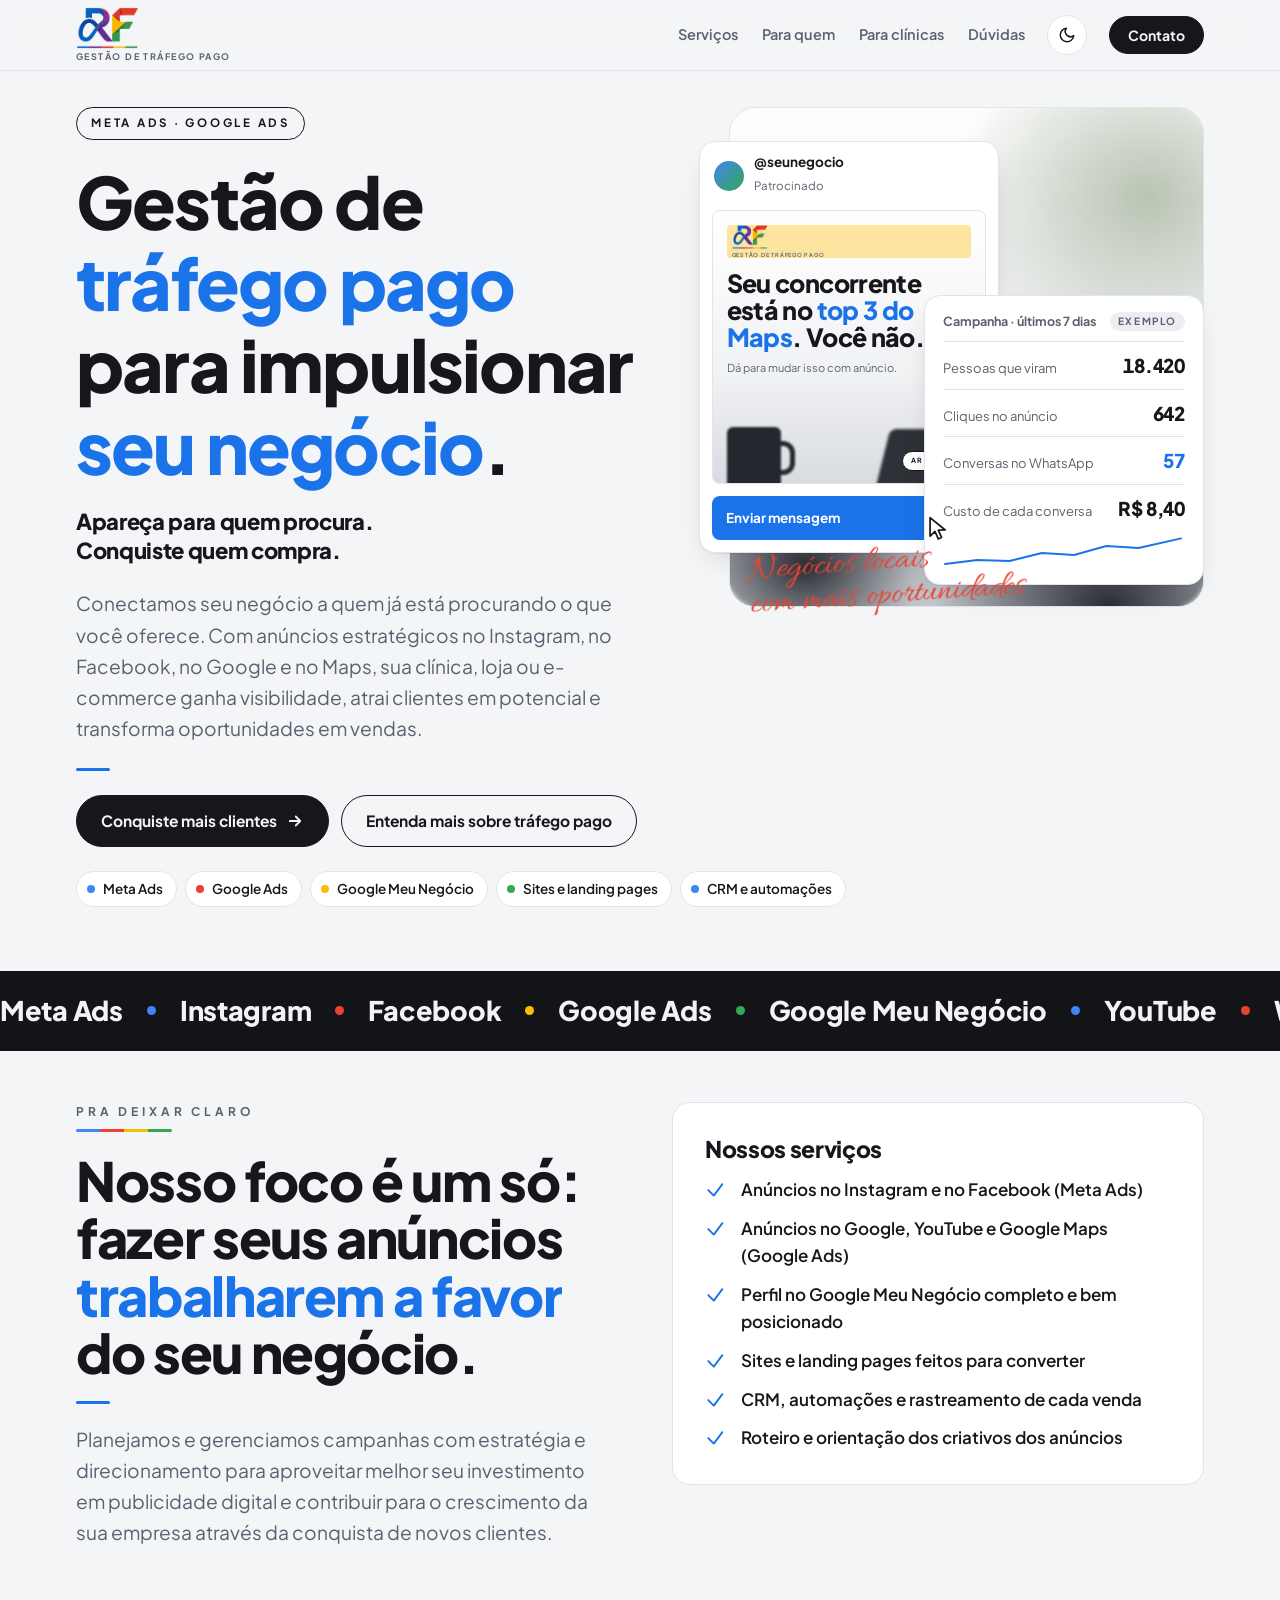
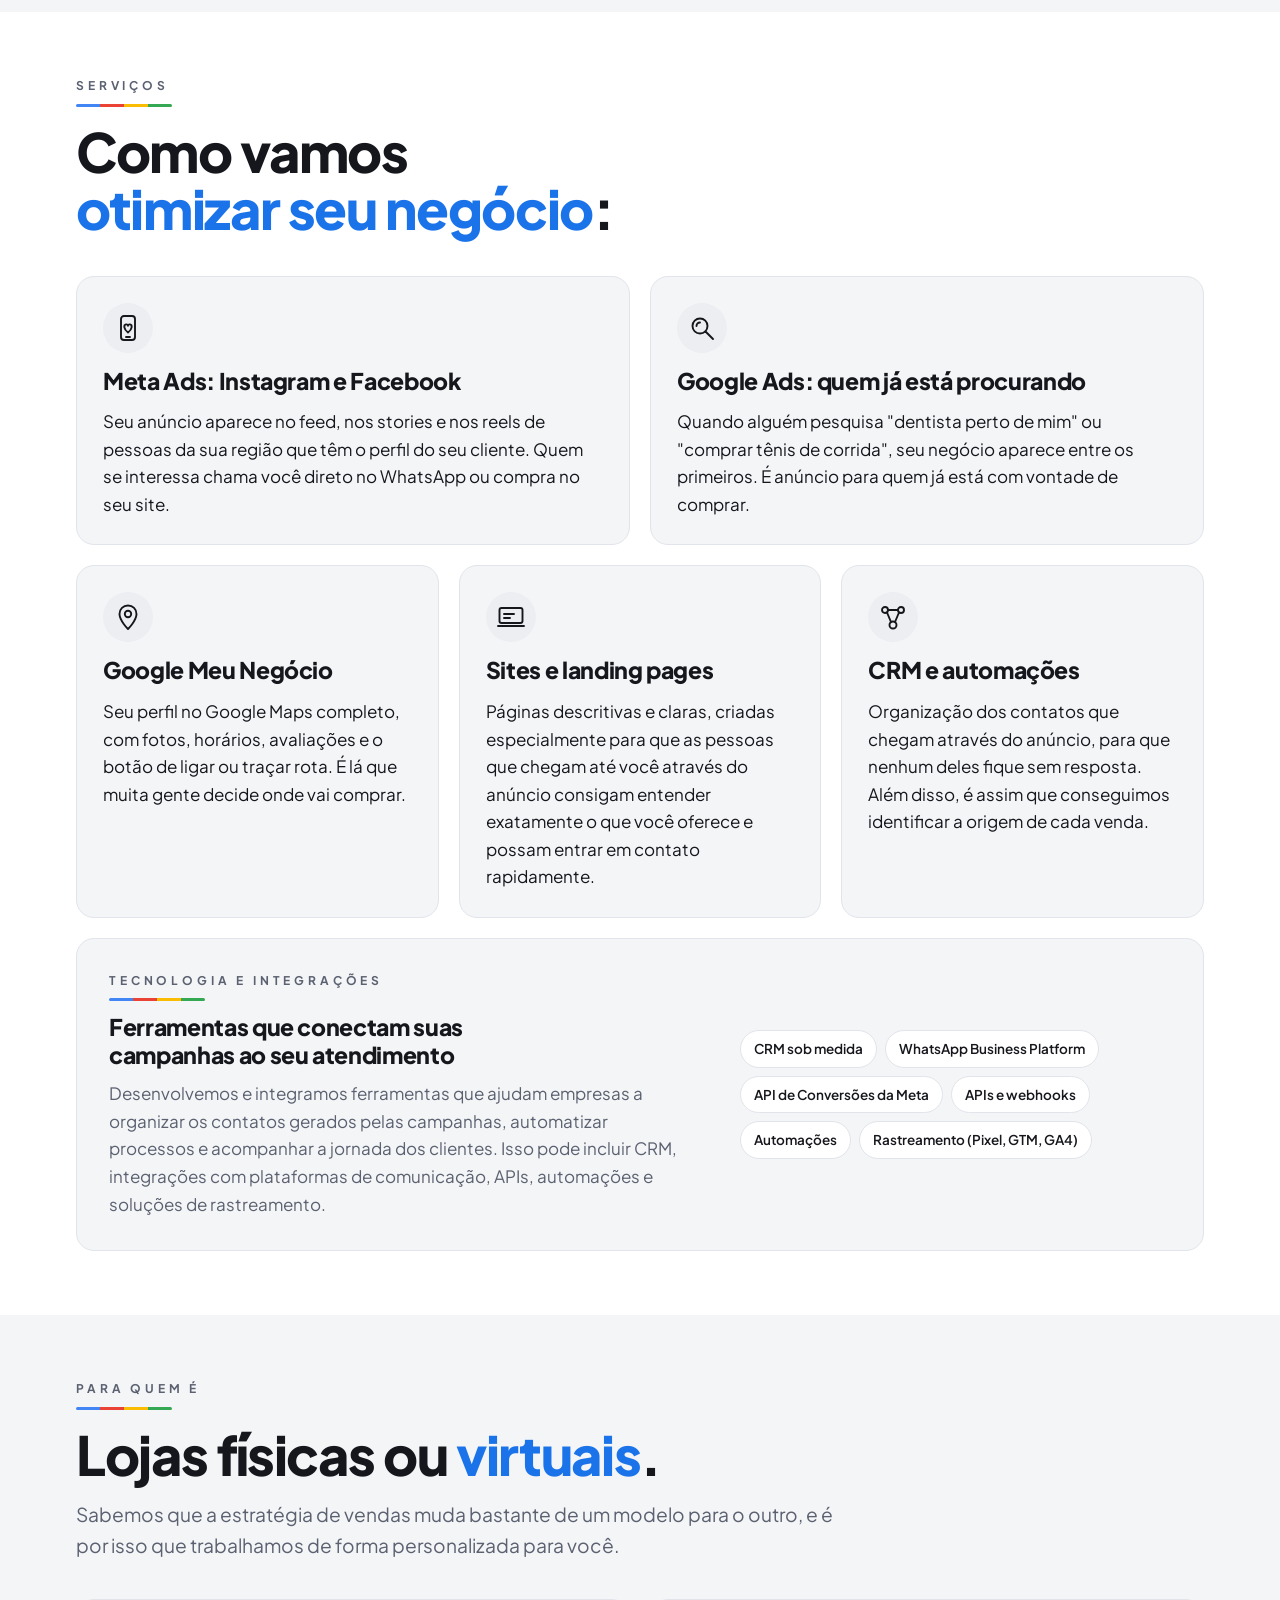
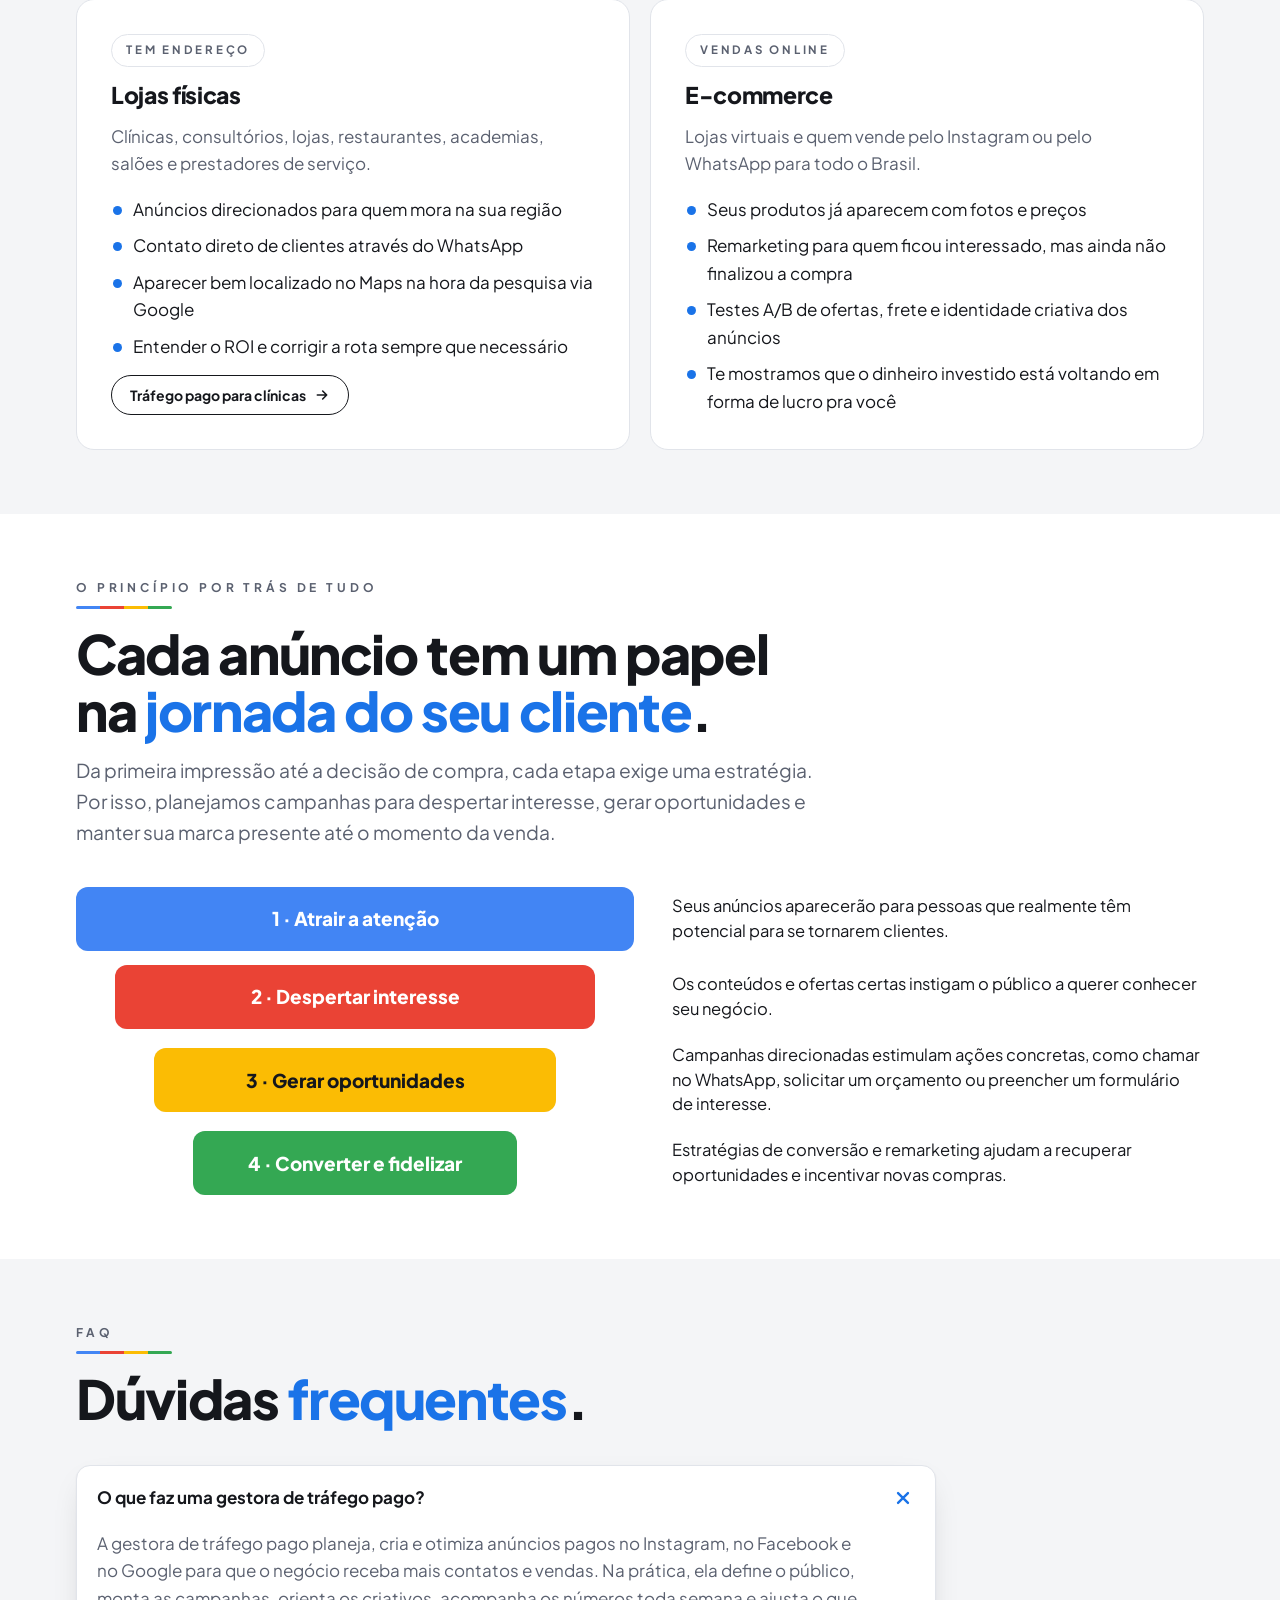
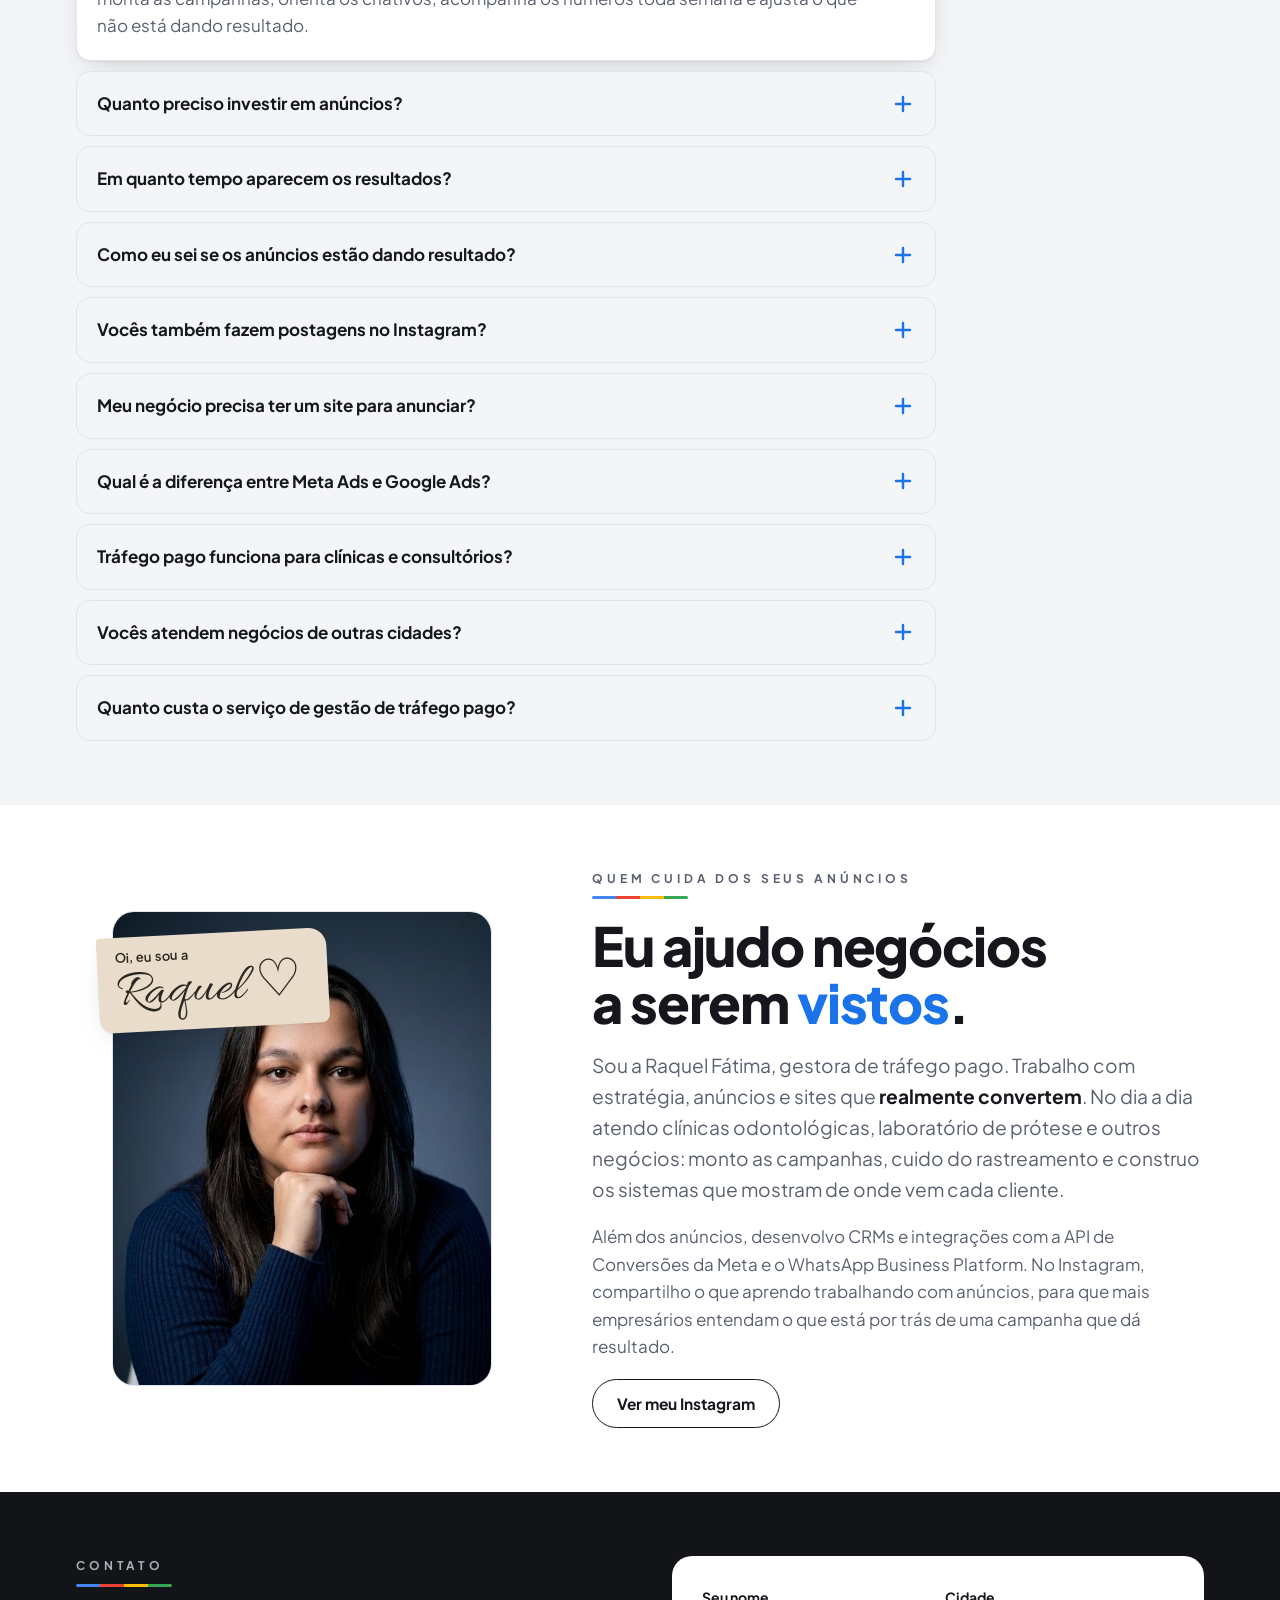
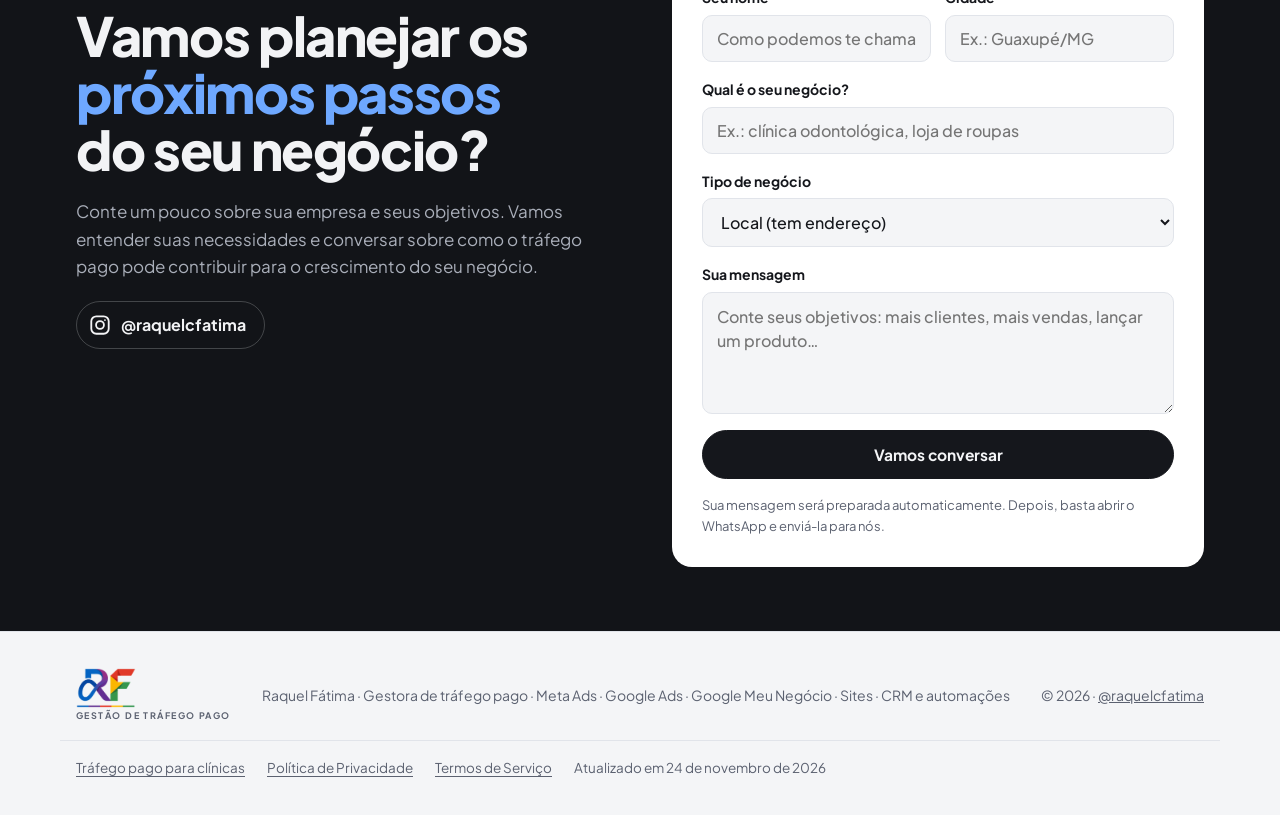
<file: index.html>
<!doctype html>
<html lang="pt-BR">
<head>
<meta charset="utf-8">
<meta name="viewport" content="width=device-width, initial-scale=1, viewport-fit=cover">
<title>RF · Raquel Fátima | Tráfego Pago, Sites e Automações</title>
<meta name="description" content="Raquel Fátima, gestora de tráfego pago: anúncios no Instagram, no Facebook e no Google que trazem clientes para o seu negócio, além de sites e automações.">
<meta name="robots" content="index, follow, max-image-preview:large, max-snippet:-1">
<meta name="author" content="Raquel Fátima">
<meta property="og:type" content="website">
<meta property="og:site_name" content="Raquel Fátima · Tráfego Pago">
<meta property="og:title" content="Raquel Fátima · Tráfego pago, sites e automações">
<meta property="og:description" content="Ajudo negócios locais e e-commerces a atrair mais clientes com anúncios no Instagram, no Facebook e no Google, sites e automações.">
<meta property="og:locale" content="pt_BR">
<meta property="og:image" content="https://trafegopagocomraquel.com.br/assets/img/raquel-fatima.jpg">
<meta property="og:image:width" content="577">
<meta property="og:image:height" content="721">
<meta property="og:image:alt" content="Raquel Fátima, gestora de tráfego pago">
<meta name="twitter:card" content="summary">
<meta name="twitter:title" content="Raquel Fátima · Tráfego pago, sites e automações">
<meta name="twitter:description" content="Ajudo negócios a atrair mais clientes com anúncios no Instagram, no Facebook e no Google, sites e automações.">
<meta name="twitter:image" content="https://trafegopagocomraquel.com.br/assets/img/raquel-fatima.jpg">
<meta property="og:url" content="https://trafegopagocomraquel.com.br/">
<link rel="canonical" href="https://trafegopagocomraquel.com.br/">
<meta name="theme-color" content="#F4F5F7">
<link rel="alternate" type="text/plain" href="/llms.txt" title="Resumo para IAs">
<link rel="icon" href="assets/img/favicon-32.png" type="image/png" sizes="32x32">
<link rel="icon" href="assets/img/favicon-48.png" type="image/png" sizes="48x48">
<link rel="icon" href="assets/img/favicon-192.png" type="image/png" sizes="192x192">
<link rel="apple-touch-icon" href="assets/img/apple-touch-icon.png">
<link rel="preconnect" href="https://fonts.googleapis.com">
<link rel="preconnect" href="https://fonts.gstatic.com" crossorigin>
<link href="https://fonts.googleapis.com/css2?family=Allura&family=Plus+Jakarta+Sans:wght@400;500;600;700;800&display=swap" rel="stylesheet">
<script>(function(d){d.classList.add('js');d.lang='pt-BR';var t='light';try{t=localStorage.getItem('rq-tema')||'light'}catch(e){}d.setAttribute('data-theme',t==='dark'?'dark':'light')})(document.documentElement);</script>
<link rel="stylesheet" href="assets/css/style.css">
</head>
<body>
<header class="top">
  <div class="wrap top-in">
    <a class="brand" href="#inicio" aria-label="RF, Raquel Fátima tráfego pago, início"><img class="logo logo-claro " src="assets/img/rf-logo.png" width="300" height="199" alt="RF Raquel Fátima, tráfego pago"><img class="logo logo-escuro " src="assets/img/rf-logo-branco.png" width="300" height="199" alt="" aria-hidden="true"><small>Gestão de tráfego pago</small></a>
    <nav class="nav" aria-label="Seções do site">
      <a href="#servicos">Serviços</a>
      <a href="#para-quem">Para quem</a>
      <a href="trafego-pago-para-clinicas/">Para clínicas</a>
      <a href="#duvidas">Dúvidas</a>
    </nav>
    <button type="button" class="theme" id="theme-btn" aria-label="Ativar modo escuro" title="Modo claro / escuro">
      <svg class="moon" width="18" height="18" viewBox="0 0 24 24" fill="none" stroke="currentColor" stroke-width="2" stroke-linecap="round" stroke-linejoin="round" aria-hidden="true"><path d="M21 12.8A9 9 0 1 1 11.2 3a7 7 0 0 0 9.8 9.8z"/></svg>
      <svg class="sun" width="18" height="18" viewBox="0 0 24 24" fill="none" stroke="currentColor" stroke-width="2" stroke-linecap="round" aria-hidden="true"><circle cx="12" cy="12" r="4.2"/><path d="M12 2v2.2M12 19.8V22M4.9 4.9l1.6 1.6M17.5 17.5l1.6 1.6M2 12h2.2M19.8 12H22M4.9 19.1l1.6-1.6M17.5 6.5l1.6-1.6"/></svg>
    </button>
    <a class="btn sm" href="#contato">Contato</a>
  </div>
</header>
<main>
<!-- HERO -->
<section id="inicio" class="hero">
  <div class="wrap hero-grid">
    <div class="hero-copy">
      <span class="pill hero-pill">Meta Ads · Google Ads</span>
      <h1>
        <span class="ln"><span style="--i:0">Gestão de</span></span>
        <span class="ln"><span style="--i:1"><span class="hl io">tráfego pago</span></span></span>
        <span class="ln"><span style="--i:2">para impulsionar</span></span>
        <span class="ln"><span style="--i:3"><span class="hl d2 io">seu negócio</span>.</span></span>
      </h1>
      <p class="hero-sub">Apareça para quem procura. Conquiste quem compra.</p>
      <p class="lede">Conectamos seu negócio a quem já está procurando o que você oferece. Com anúncios estratégicos no Instagram, no Facebook, no Google e no Maps, sua clínica, loja ou e-commerce ganha visibilidade, atrai clientes em potencial e transforma oportunidades em vendas.</p>
      <span class="dash-blue" aria-hidden="true"></span>
      <div class="hero-ctas">
        <a class="btn" href="#contato">Conquiste mais clientes
          <svg width="18" height="18" viewBox="0 0 24 24" fill="none" stroke="currentColor" stroke-width="2.4" stroke-linecap="round" stroke-linejoin="round" aria-hidden="true"><path d="M5 12h14M13 6l6 6-6 6"/></svg></a>
        <a class="btn ghost" href="#caminho">Entenda mais sobre tráfego pago</a>
      </div>
      <ul class="chips" aria-label="Plataformas e serviços">
        <li style="--i:0;--c:var(--g-blue)">Meta Ads</li><li style="--i:1;--c:var(--g-red)">Google Ads</li><li style="--i:2;--c:var(--g-yellow)">Google Meu Negócio</li><li style="--i:3;--c:var(--g-green)">Sites e landing pages</li><li style="--i:4;--c:var(--g-blue)">CRM e automações</li>
      </ul>
    </div>
    <figure class="stage" aria-label="Animação ilustrativa: um anúncio no Instagram recebe um clique e vira uma conversa no WhatsApp">
      <div class="scene" aria-hidden="true"></div>
      <div class="cardx ad">
        <div class="ad-head"><span class="ad-av"></span><span><b>@seunegocio</b><small>Patrocinado</small></span></div>
        <div class="post" aria-hidden="true">
          <div class="ph"><b><img class="rf" src="assets/img/rf-logo.png" width="300" height="199" alt=""><small>GESTÃO DE TRÁFEGO PAGO</small></b></div>
          <h5>Seu concorrente está no <em>top 3 do Maps</em>. Você não.</h5>
          <p>Dá para mudar isso com anúncio.</p>
          <span class="mug"></span><span class="lap"></span><span class="arr">ARRASTA →</span>
        </div>
        <div class="ad-cta"><span>Enviar mensagem</span><span aria-hidden="true">›</span></div>
      </div>
      <div class="toast show" role="status">
        <b><span style="color:var(--ink);font-weight:700"><i></i>Nova conversa no WhatsApp</span><span>agora</span></b>
        <p>Oi! Vi seu anúncio no Instagram. Ainda tem horário essa semana?</p>
      </div>
      <div class="cardx dash io" id="dash">
        <h4><span>Campanha · últimos 7 dias</span><em>exemplo</em></h4>
        <dl>
          <div class="row"><dt><span>Pessoas que viram</span></dt><dd class="count" data-to="18420">18.420</dd></div>
          <div class="row"><dt><span>Cliques no anúncio</span></dt><dd class="count" data-to="642">642</dd></div>
          <div class="row hl-row"><dt><span>Conversas no WhatsApp</span></dt><dd class="count" data-to="57" data-conv>57</dd></div>
          <div class="row"><dt><span>Custo de cada conversa</span></dt><dd class="count" data-to="8.4" data-dec="2" data-pre="R$ ">R$ 8,40</dd></div>
        </dl>
        <svg class="dw io spark" viewBox="0 0 240 34" preserveAspectRatio="none" aria-hidden="true"><path d="M2 30 L34 26 L66 27 L98 19 L130 21 L162 12 L194 14 L238 4"/></svg>
      </div>
      <svg class="cursor" viewBox="0 0 24 24" aria-hidden="true"><path d="M4 2 L4 19 L8.6 14.8 L11.6 21.6 L14.6 20.3 L11.6 13.6 L18 13.4 Z"/></svg>
      <p class="script sig" aria-hidden="true">Negócios locais<br>com mais oportunidades</p>
    </figure>
  </div>
</section>
<div class="marq" aria-hidden="true">
  <div class="marq-track">
    <span>Meta Ads <i></i> Instagram <i></i> Facebook <i></i> Google Ads <i></i> Google Meu Negócio <i></i> YouTube <i></i> WhatsApp <i></i> Landing pages <i></i> CRM <i></i> API de Conversões <i></i></span>
    <span>Meta Ads <i></i> Instagram <i></i> Facebook <i></i> Google Ads <i></i> Google Meu Negócio <i></i> YouTube <i></i> WhatsApp <i></i> Landing pages <i></i> CRM <i></i> API de Conversões <i></i></span>
  </div>
</div>
<!-- FOCO -->
<section id="foco">
  <div class="wrap focus-grid">
    <div class="focus-left">
      <p class="label">Pra deixar claro<span class="gline io" aria-hidden="true"><i></i><i></i><i></i><i></i></span></p>
      <h2>Nosso foco é um só: fazer seus anúncios <span class="hl io">trabalharem a favor</span> do seu negócio.</h2>
      <span class="dash-blue" aria-hidden="true"></span>
      <p class="lede">Planejamos e gerenciamos campanhas com estratégia e direcionamento para aproveitar melhor seu investimento em publicidade digital e contribuir para o crescimento da sua empresa através da conquista de novos clientes.</p>
    </div>
    <div class="lists">
      <div>
        <h3>Nossos serviços</h3>
        <ul>
          <li><svg class="dw io mini" viewBox="0 0 20 20" aria-hidden="true"><path d="M3 11 L8 16 L17 4"/></svg><span>Anúncios no Instagram e no Facebook (Meta Ads)</span></li>
          <li><svg class="dw io mini" viewBox="0 0 20 20" aria-hidden="true"><path d="M3 11 L8 16 L17 4"/></svg><span>Anúncios no Google, YouTube e Google Maps (Google Ads)</span></li>
          <li><svg class="dw io mini" viewBox="0 0 20 20" aria-hidden="true"><path d="M3 11 L8 16 L17 4"/></svg><span>Perfil no Google Meu Negócio completo e bem posicionado</span></li>
          <li><svg class="dw io mini" viewBox="0 0 20 20" aria-hidden="true"><path d="M3 11 L8 16 L17 4"/></svg><span>Sites e landing pages feitos para converter</span></li>
          <li><svg class="dw io mini" viewBox="0 0 20 20" aria-hidden="true"><path d="M3 11 L8 16 L17 4"/></svg><span>CRM, automações e rastreamento de cada venda</span></li>
          <li><svg class="dw io mini" viewBox="0 0 20 20" aria-hidden="true"><path d="M3 11 L8 16 L17 4"/></svg><span>Roteiro e orientação dos criativos dos anúncios</span></li>
        </ul>
      </div>
    </div>
  </div>
</section>
<!-- SERVIÇOS -->
<section id="servicos" class="band">
  <div class="wrap">
    <div class="sh">
      <p class="label">Serviços<span class="gline io" aria-hidden="true"><i></i><i></i><i></i><i></i></span></p>
      <h2>Como vamos <span class="hl io">otimizar seu negócio</span>:</h2>
    </div>
    <div class="svc-grid">
      <article class="svc wide">
        <svg class="dw io ico" viewBox="0 0 28 28" aria-hidden="true"><rect x="7" y="2" width="14" height="24" rx="3"/><path d="M14 18.5 C 9.5 15, 9.5 11, 12 10.4 C 13.2 10.1, 14 11, 14 11.8 C 14 11, 14.8 10.1, 16 10.4 C 18.5 11, 18.5 15, 14 18.5 Z"/><path d="M12 23 H16"/></svg>
        <h3>Meta Ads: Instagram e Facebook</h3>
        <p>Seu anúncio aparece no feed, nos stories e nos reels de pessoas da sua região que têm o perfil do seu cliente. Quem se interessa chama você direto no WhatsApp ou compra no seu site.</p>
      </article>
      <article class="svc wide">
        <svg class="dw io ico" viewBox="0 0 28 28" aria-hidden="true"><circle cx="12" cy="12" r="7.5"/><path d="M17.5 17.5 L25 25"/><path d="M8.5 12 C 8.5 10, 10 8.5, 12 8.5"/></svg>
        <h3>Google Ads: quem já está procurando</h3>
        <p>Quando alguém pesquisa "dentista perto de mim" ou "comprar tênis de corrida", seu negócio aparece entre os primeiros. É anúncio para quem já está com vontade de comprar.</p>
      </article>
      <article class="svc">
        <svg class="dw io ico" viewBox="0 0 28 28" aria-hidden="true"><path d="M14 26 C 14 26, 22.5 17.5, 22.5 11 C 22.5 6, 18.8 2.5, 14 2.5 C 9.2 2.5, 5.5 6, 5.5 11 C 5.5 17.5, 14 26, 14 26 Z"/><circle cx="14" cy="11" r="3.2"/></svg>
        <h3>Google Meu Negócio</h3>
        <p>Seu perfil no Google Maps completo, com fotos, horários, avaliações e o botão de ligar ou traçar rota. É lá que muita gente decide onde vai comprar.</p>
      </article>
      <article class="svc">
        <svg class="dw io ico" viewBox="0 0 28 28" aria-hidden="true"><rect x="2.5" y="5" width="23" height="15" rx="2"/><path d="M1 23 H27"/><path d="M7 11 H17 M7 15 H13"/></svg>
        <h3>Sites e landing pages</h3>
        <p>Páginas descritivas e claras, criadas especialmente para que as pessoas que chegam até você através do anúncio consigam entender exatamente o que você oferece e possam entrar em contato rapidamente.</p>
      </article>
      <article class="svc">
        <svg class="dw io ico" viewBox="0 0 28 28" aria-hidden="true"><circle cx="6" cy="7" r="3"/><circle cx="22" cy="7" r="3"/><circle cx="14" cy="22" r="3.5"/><path d="M8 9.5 L12 19 M20 9.5 L16 19 M9 7 H19"/></svg>
        <h3>CRM e automações</h3>
        <p>Organização dos contatos que chegam através do anúncio, para que nenhum deles fique sem resposta. Além disso, é assim que conseguimos identificar a origem de cada venda.</p>
      </article>
    </div>
    <div class="tech" id="tecnologia">
      <div class="tech-txt">
        <p class="label">Tecnologia e integrações<span class="gline" aria-hidden="true"><i></i><i></i><i></i><i></i></span></p>
        <h3>Ferramentas que conectam suas campanhas ao seu atendimento</h3>
        <p>Desenvolvemos e integramos ferramentas que ajudam empresas a organizar os contatos gerados pelas campanhas, automatizar processos e acompanhar a jornada dos clientes. Isso pode incluir CRM, integrações com plataformas de comunicação, APIs, automações e soluções de rastreamento.</p>
      </div>
      <ul class="tech-tags" aria-label="Tecnologias">
        <li>CRM sob medida</li><li>WhatsApp Business Platform</li><li>API de Conversões da Meta</li><li>APIs e webhooks</li><li>Automações</li><li>Rastreamento (Pixel, GTM, GA4)</li>
      </ul>
    </div>
  </div>
</section>
<!-- PARA QUEM -->
<section id="para-quem">
  <div class="wrap">
    <div class="sh">
      <p class="label">Para quem é<span class="gline io" aria-hidden="true"><i></i><i></i><i></i><i></i></span></p>
      <h2>Lojas físicas ou <span class="hl io">virtuais</span>.</h2>
      <p class="lede">Sabemos que a estratégia de vendas muda bastante de um modelo para o outro, e é por isso que trabalhamos de forma personalizada para você.</p>
    </div>
    <div class="who-grid">
      <article class="who">
        <span class="pill">Tem endereço</span>
        <h3>Lojas físicas</h3>
        <p class="soft">Clínicas, consultórios, lojas, restaurantes, academias, salões e prestadores de serviço.</p>
        <ul>
          <li>Anúncios direcionados para quem mora na sua região</li>
          <li>Contato direto de clientes através do WhatsApp</li>
          <li>Aparecer bem localizado no Maps na hora da pesquisa via Google</li>
          <li>Entender o ROI e corrigir a rota sempre que necessário</li>
        </ul>
        <a class="btn ghost sm" href="trafego-pago-para-clinicas/" style="align-self:flex-start;margin-top:auto">Tráfego pago para clínicas
          <svg width="16" height="16" viewBox="0 0 24 24" fill="none" stroke="currentColor" stroke-width="2.4" stroke-linecap="round" stroke-linejoin="round" aria-hidden="true"><path d="M5 12h14M13 6l6 6-6 6"/></svg></a>
      </article>
      <article class="who">
        <span class="pill">Vendas online</span>
        <h3>E-commerce</h3>
        <p class="soft">Lojas virtuais e quem vende pelo Instagram ou pelo WhatsApp para todo o Brasil.</p>
        <ul>
          <li>Seus produtos já aparecem com fotos e preços</li>
          <li>Remarketing para quem ficou interessado, mas ainda não finalizou a compra</li>
          <li>Testes A/B de ofertas, frete e identidade criativa dos anúncios</li>
          <li>Te mostramos que o dinheiro investido está voltando em forma de lucro pra você</li>
        </ul>
      </article>
    </div>
  </div>
</section>
<!-- FUNIL -->
<section id="caminho" class="band">
  <div class="wrap">
    <div class="sh">
      <p class="label">O princípio por trás de tudo<span class="gline io" aria-hidden="true"><i></i><i></i><i></i><i></i></span></p>
      <h2>Cada anúncio tem um papel na <span class="hl io">jornada do seu cliente</span>.</h2>
      <p class="lede">Da primeira impressão até a decisão de compra, cada etapa exige uma estratégia. Por isso, planejamos campanhas para despertar interesse, gerar oportunidades e manter sua marca presente até o momento da venda.</p>
    </div>
    <ol class="funnel io" aria-label="Etapas do funil">
      <li class="stage-row">
        <div class="bar-wrap"><div class="bar" style="--w:100%;--c:var(--g-blue);--tc:#fff;--d:0s"><span class="fill"></span><span class="lbl">1 · Atrair a atenção</span></div></div>
        <div class="stage-txt"><p>Seus anúncios aparecerão para pessoas que realmente têm potencial para se tornarem clientes.</p></div>
      </li>
      <li class="stage-row">
        <div class="bar-wrap"><div class="bar" style="--w:86%;--c:var(--g-red);--tc:#fff;--d:.15s"><span class="fill"></span><span class="lbl">2 · Despertar interesse</span></div></div>
        <div class="stage-txt"><p>Os conteúdos e ofertas certas instigam o público a querer conhecer seu negócio.</p></div>
      </li>
      <li class="stage-row">
        <div class="bar-wrap"><div class="bar" style="--w:72%;--c:var(--g-yellow);--tc:#15171C;--d:.3s"><span class="fill"></span><span class="lbl">3 · Gerar oportunidades</span></div></div>
        <div class="stage-txt"><p>Campanhas direcionadas estimulam ações concretas, como chamar no WhatsApp, solicitar um orçamento ou preencher um formulário de interesse.</p></div>
      </li>
      <li class="stage-row">
        <div class="bar-wrap"><div class="bar" style="--w:58%;--c:var(--g-green);--tc:#fff;--d:.45s"><span class="fill"></span><span class="lbl">4 · Converter e fidelizar</span></div></div>
        <div class="stage-txt"><p>Estratégias de conversão e remarketing ajudam a recuperar oportunidades e incentivar novas compras.</p></div>
      </li>
    </ol>
  </div>
</section>
<!-- FAQ -->
<section id="duvidas">
  <div class="wrap">
    <div class="sh">
      <p class="label">FAQ<span class="gline io" aria-hidden="true"><i></i><i></i><i></i><i></i></span></p>
      <h2>Dúvidas <span class="hl io">frequentes</span>.</h2>
    </div>
    <div class="faq">
      <details open>
        <summary>O que faz uma gestora de tráfego pago?<svg class="pm" viewBox="0 0 24 24" fill="none" stroke="currentColor" stroke-width="2.4" stroke-linecap="round" aria-hidden="true"><path d="M12 5v14M5 12h14"/></svg></summary>
        <p class="ans">A gestora de tráfego pago planeja, cria e otimiza anúncios pagos no Instagram, no Facebook e no Google para que o negócio receba mais contatos e vendas. Na prática, ela define o público, monta as campanhas, orienta os criativos, acompanha os números toda semana e ajusta o que não está dando resultado.</p>
      </details>
      <details>
        <summary>Quanto preciso investir em anúncios?<svg class="pm" viewBox="0 0 24 24" fill="none" stroke="currentColor" stroke-width="2.4" stroke-linecap="round" aria-hidden="true"><path d="M12 5v14M5 12h14"/></svg></summary>
        <p class="ans">Não existe um valor único: o investimento depende da sua meta de contatos e do custo por contato no seu mercado. Esse valor é pago direto às plataformas (Meta e Google), separado do serviço de gestão. Na primeira conversa olhamos sua meta e definimos um valor para começar e testar.</p>
      </details>
      <details>
        <summary>Em quanto tempo aparecem os resultados?<svg class="pm" viewBox="0 0 24 24" fill="none" stroke="currentColor" stroke-width="2.4" stroke-linecap="round" aria-hidden="true"><path d="M12 5v14M5 12h14"/></svg></summary>
        <p class="ans">Os primeiros contatos podem chegar logo nas primeiras semanas, e o resultado mais estável vem depois da fase de testes e ajustes. O prazo exato depende do negócio, da oferta, do público e do investimento, por isso acompanhamos os dados desde o primeiro dia.</p>
      </details>
      <details>
        <summary>Como eu sei se os anúncios estão dando resultado?<svg class="pm" viewBox="0 0 24 24" fill="none" stroke="currentColor" stroke-width="2.4" stroke-linecap="round" aria-hidden="true"><path d="M12 5v14M5 12h14"/></svg></summary>
        <p class="ans">Pelo relatório: você vê quanto investiu, quantos contatos chegaram e quanto custou cada um. Com o CRM, dá para ver também quantos viraram agendamento ou venda. Antes de anunciar, instalamos as ferramentas de medição no seu site e nos anúncios para saber de onde veio cada contato.</p>
      </details>
      <details>
        <summary>Vocês também fazem postagens no Instagram?<svg class="pm" viewBox="0 0 24 24" fill="none" stroke="currentColor" stroke-width="2.4" stroke-linecap="round" aria-hidden="true"><path d="M12 5v14M5 12h14"/></svg></summary>
        <p class="ans">Não. Nosso foco é o tráfego pago, não a gestão de redes sociais: não postamos no seu perfil nem respondemos comentários. Orientamos a criação dos materiais dos anúncios e podemos cuidar de páginas, rastreamento, CRM e automações para apoiar as campanhas.</p>
      </details>
      <details>
        <summary>Meu negócio precisa ter um site para anunciar?<svg class="pm" viewBox="0 0 24 24" fill="none" stroke="currentColor" stroke-width="2.4" stroke-linecap="round" aria-hidden="true"><path d="M12 5v14M5 12h14"/></svg></summary>
        <p class="ans">Não necessariamente. Muitos anúncios levam a pessoa direto para o WhatsApp. Quando a oferta precisa de mais explicação, uma landing page ajuda a converter, e nós podemos criá-la. Avaliamos qual estrutura faz mais sentido para sua empresa.</p>
      </details>
      <details>
        <summary>Qual é a diferença entre Meta Ads e Google Ads?<svg class="pm" viewBox="0 0 24 24" fill="none" stroke="currentColor" stroke-width="2.4" stroke-linecap="round" aria-hidden="true"><path d="M12 5v14M5 12h14"/></svg></summary>
        <p class="ans">O Meta Ads mostra seu anúncio no Instagram e no Facebook para pessoas com o perfil do seu cliente, mesmo antes de elas procurarem. O Google Ads coloca sua empresa em destaque para quem já está pesquisando o que você oferece. Muitas vezes os dois funcionam juntos: o Meta desperta a demanda e o Google atende quem já está procurando.</p>
      </details>
      <details>
        <summary>Tráfego pago funciona para clínicas e consultórios?<svg class="pm" viewBox="0 0 24 24" fill="none" stroke="currentColor" stroke-width="2.4" stroke-linecap="round" aria-hidden="true"><path d="M12 5v14M5 12h14"/></svg></summary>
        <p class="ans">Sim. Clínicas e consultórios estão entre os negócios que mais se beneficiam de anúncios, porque o paciente procura atendimento perto de casa e costuma marcar pelo WhatsApp. Explicamos como funciona na página de <a href="trafego-pago-para-clinicas/">tráfego pago para clínicas</a>.</p>
      </details>
      <details>
        <summary>Vocês atendem negócios de outras cidades?<svg class="pm" viewBox="0 0 24 24" fill="none" stroke="currentColor" stroke-width="2.4" stroke-linecap="round" aria-hidden="true"><path d="M12 5v14M5 12h14"/></svg></summary>
        <p class="ans">Sim. O atendimento é online, para negócios locais e lojas virtuais de todo o Brasil. A estratégia é montada de acordo com a região, o mercado e os objetivos de cada empresa.</p>
      </details>
      <details>
        <summary>Quanto custa o serviço de gestão de tráfego pago?<svg class="pm" viewBox="0 0 24 24" fill="none" stroke="currentColor" stroke-width="2.4" stroke-linecap="round" aria-hidden="true"><path d="M12 5v14M5 12h14"/></svg></summary>
        <p class="ans">O valor da gestão depende de quantas plataformas e campanhas o projeto tem e de serviços extras, como landing page e CRM. Por isso a proposta é feita sob medida, depois de uma conversa rápida sobre o seu negócio. Entre em contato para conversarmos.</p>
      </details>
    </div>
  </div>
</section>
<!-- SOBRE -->
<section id="sobre" class="band">
  <div class="wrap about">
    <figure class="portrait">
      <div class="photo"><img src="assets/img/raquel-fatima.jpg" loading="lazy" width="577" height="721" alt="Raquel Fátima, gestora de tráfego pago" decoding="async"></div>
      <div class="hello"><small>Oi, eu sou a</small><span class="script">Raquel ♡</span></div>
    </figure>
    <div class="about-txt">
      <p class="label">Quem cuida dos seus anúncios<span class="gline io" aria-hidden="true"><i></i><i></i><i></i><i></i></span></p>
      <h2>Eu ajudo negócios a serem <span class="hl io">vistos</span>.</h2>
      <p class="lede">Sou a Raquel Fátima, gestora de tráfego pago. Trabalho com estratégia, anúncios e sites que <b>realmente convertem</b>. No dia a dia atendo clínicas odontológicas, laboratório de prótese e outros negócios: monto as campanhas, cuido do rastreamento e construo os sistemas que mostram de onde vem cada cliente.</p>
      <p class="soft">Além dos anúncios, desenvolvo CRMs e integrações com a API de Conversões da Meta e o WhatsApp Business Platform. No Instagram, compartilho o que aprendo trabalhando com anúncios, para que mais empresários entendam o que está por trás de uma campanha que dá resultado.</p>
      <div><a class="btn ghost" href="https://www.instagram.com/raquelcfatima/" target="_blank" rel="noopener">Ver meu Instagram</a></div>
    </div>
  </div>
</section>
<!-- CONTATO -->
<section id="contato" class="contact">
  <div class="wrap contact-grid">
    <div class="contact-left">
      <p class="label">Contato<span class="gline io" aria-hidden="true"><i></i><i></i><i></i><i></i></span></p>
      <h2>Vamos planejar os <span class="hl io">próximos passos</span> do seu negócio?</h2>
      <p>Conte um pouco sobre sua empresa e seus objetivos. Vamos entender suas necessidades e conversar sobre como o tráfego pago pode contribuir para o crescimento do seu negócio.</p>
      <a class="insta" href="https://www.instagram.com/raquelcfatima/" target="_blank" rel="noopener" aria-label="Instagram @raquelcfatima (abre em nova aba)">
        <svg width="22" height="22" viewBox="0 0 24 24" fill="none" stroke="currentColor" stroke-width="2" stroke-linecap="round" stroke-linejoin="round" aria-hidden="true"><rect x="2.5" y="2.5" width="19" height="19" rx="5.5"/><circle cx="12" cy="12" r="4.3"/><circle cx="17.4" cy="6.6" r="1" fill="currentColor" stroke="none"/></svg>
        <span>@raquelcfatima</span>
      </a>
    </div>
    <form class="form" id="lead" novalidate>
      <div class="two">
        <div class="field"><label for="f-nome">Seu nome</label><input id="f-nome" name="nome" autocomplete="name" placeholder="Como podemos te chamar?"></div>
        <div class="field"><label for="f-cidade">Cidade</label><input id="f-cidade" name="cidade" autocomplete="address-level2" placeholder="Ex.: Guaxupé/MG"></div>
      </div>
      <div class="field"><label for="f-negocio">Qual é o seu negócio?</label><input id="f-negocio" name="negocio" placeholder="Ex.: clínica odontológica, loja de roupas"></div>
      <div class="field"><label for="f-tipo">Tipo de negócio</label>
        <select id="f-tipo" name="tipo"><option value="um negócio local">Local (tem endereço)</option><option value="um e-commerce">E-commerce (vende online)</option><option value="ambos">Ambos (local e online)</option></select>
      </div>
      <div class="field"><label for="f-msg">Sua mensagem</label><textarea id="f-msg" name="mensagem" rows="4" placeholder="Conte seus objetivos: mais clientes, mais vendas, lançar um produto…"></textarea></div>
      <a class="btn" id="send" href="https://wa.me/5535992072879" target="_blank" rel="noopener">Vamos conversar</a>
      <small id="send-hint">Sua mensagem será preparada automaticamente. Depois, basta abrir o WhatsApp e enviá-la para nós.</small>
    </form>
  </div>
</section>
</main>
<footer>
  <div class="wrap foot">
    <span class="brand"><img class="logo logo-claro " src="assets/img/rf-logo.png" width="300" height="199" alt="RF Raquel Fátima, tráfego pago"><img class="logo logo-escuro " src="assets/img/rf-logo-branco.png" width="300" height="199" alt="" aria-hidden="true"><small>Gestão de tráfego pago</small></span>
    <span>Raquel Fátima · Gestora de tráfego pago · Meta Ads · Google Ads · Google Meu Negócio · Sites · CRM e automações</span>
    <span>© 2026 · <a href="https://www.instagram.com/raquelcfatima/" target="_blank" rel="noopener">@raquelcfatima</a></span>
  </div>
  <nav class="wrap foot-links" aria-label="Links do rodapé"><a href="trafego-pago-para-clinicas/">Tráfego pago para clínicas</a><a href="https://trafegopagocomraquel.com.br/privacy.html">Política de Privacidade</a><a href="https://trafegopagocomraquel.com.br/terms.html">Termos de Serviço</a><span class="soft">Atualizado em <time datetime="2026-11-24">24 de novembro de 2026</time></span></nav>
</footer>
<script type="application/ld+json">
{
 "@context": "https://schema.org",
 "@graph": [
  {
   "@type": "WebSite",
   "@id": "https://trafegopagocomraquel.com.br/#site",
   "url": "https://trafegopagocomraquel.com.br/",
   "name": "Raquel Fátima · Tráfego Pago",
   "inLanguage": "pt-BR",
   "publisher": {
    "@id": "https://trafegopagocomraquel.com.br/#servico"
   }
  },
  {
   "@type": "WebPage",
   "@id": "https://trafegopagocomraquel.com.br/#pagina",
   "url": "https://trafegopagocomraquel.com.br/",
   "name": "RF · Raquel Fátima | Tráfego Pago, Sites e Automações",
   "isPartOf": {
    "@id": "https://trafegopagocomraquel.com.br/#site"
   },
   "about": {
    "@id": "https://trafegopagocomraquel.com.br/#servico"
   },
   "primaryImageOfPage": "https://trafegopagocomraquel.com.br/assets/img/raquel-fatima.jpg",
   "inLanguage": "pt-BR",
   "dateModified": "2026-11-24"
  },
  {
   "@type": "Person",
   "@id": "https://trafegopagocomraquel.com.br/#raquel",
   "name": "Raquel Fátima",
   "url": "https://trafegopagocomraquel.com.br/",
   "image": "https://trafegopagocomraquel.com.br/assets/img/raquel-fatima.jpg",
   "jobTitle": "Gestora de tráfego pago",
   "description": "Gestora de tráfego pago que cria e otimiza anúncios no Meta Ads, Google Ads e Google Meu Negócio para clínicas, negócios locais e e-commerces, e desenvolve CRMs e integrações com a API de Conversões da Meta.",
   "worksFor": {
    "@id": "https://trafegopagocomraquel.com.br/#servico"
   },
   "knowsAbout": [
    "Tráfego pago",
    "Gestão de tráfego pago",
    "Meta Ads",
    "Google Ads",
    "Google Meu Negócio",
    "Tráfego pago para clínicas",
    "Landing pages",
    "CRM",
    "Automação de marketing",
    "API de Conversões da Meta",
    "WhatsApp Business Platform"
   ],
   "sameAs": [
    "https://www.instagram.com/raquelcfatima/"
   ]
  },
  {
   "@type": "ProfessionalService",
   "@id": "https://trafegopagocomraquel.com.br/#servico",
   "name": "Raquel Fátima · Tráfego Pago",
   "alternateName": [
    "RF",
    "Raquel Fátima – Tech Provider"
   ],
   "logo": "https://trafegopagocomraquel.com.br/assets/img/rf-logo.png",
   "url": "https://trafegopagocomraquel.com.br/",
   "image": "https://trafegopagocomraquel.com.br/assets/img/raquel-fatima.jpg",
   "description": "Gestão de tráfego pago no Meta Ads, Google Ads e Google Meu Negócio para clínicas, negócios locais e e-commerces, além de sites, landing pages, CRM e automações. Atendimento online em todo o Brasil.",
   "founder": {
    "@id": "https://trafegopagocomraquel.com.br/#raquel"
   },
   "telephone": "+55-35-99207-2879",
   "email": "rakelmuz@gmail.com",
   "contactPoint": {
    "@type": "ContactPoint",
    "contactType": "atendimento comercial",
    "telephone": "+55-35-99207-2879",
    "url": "https://wa.me/5535992072879",
    "availableLanguage": "pt-BR"
   },
   "areaServed": {
    "@type": "Country",
    "name": "Brasil"
   },
   "availableLanguage": "pt-BR",
   "sameAs": [
    "https://www.instagram.com/raquelcfatima/"
   ],
   "hasOfferCatalog": {
    "@type": "OfferCatalog",
    "name": "Serviços",
    "itemListElement": [
     {
      "@type": "Offer",
      "itemOffered": {
       "@type": "Service",
       "name": "Gestão de Meta Ads (Instagram e Facebook)",
       "serviceType": "Gestão de tráfego pago"
      }
     },
     {
      "@type": "Offer",
      "itemOffered": {
       "@type": "Service",
       "name": "Gestão de Google Ads",
       "serviceType": "Gestão de tráfego pago"
      }
     },
     {
      "@type": "Offer",
      "itemOffered": {
       "@type": "Service",
       "name": "Otimização do Google Meu Negócio"
      }
     },
     {
      "@type": "Offer",
      "itemOffered": {
       "@type": "Service",
       "name": "Tráfego pago para clínicas e consultórios",
       "url": "https://trafegopagocomraquel.com.br/trafego-pago-para-clinicas/"
      }
     },
     {
      "@type": "Offer",
      "itemOffered": {
       "@type": "Service",
       "name": "Criação de sites e landing pages"
      }
     },
     {
      "@type": "Offer",
      "itemOffered": {
       "@type": "Service",
       "name": "CRM e automações"
      }
     }
    ]
   }
  },
  {
   "@type": "FAQPage",
   "@id": "https://trafegopagocomraquel.com.br/#duvidas",
   "mainEntity": [
    {
     "@type": "Question",
     "name": "O que faz uma gestora de tráfego pago?",
     "acceptedAnswer": {
      "@type": "Answer",
      "text": "A gestora de tráfego pago planeja, cria e otimiza anúncios pagos no Instagram, no Facebook e no Google para que o negócio receba mais contatos e vendas. Na prática, ela define o público, monta as campanhas, orienta os criativos, acompanha os números toda semana e ajusta o que não está dando resultado."
     }
    },
    {
     "@type": "Question",
     "name": "Quanto preciso investir em anúncios?",
     "acceptedAnswer": {
      "@type": "Answer",
      "text": "Não existe um valor único: o investimento depende da sua meta de contatos e do custo por contato no seu mercado. Esse valor é pago direto às plataformas (Meta e Google), separado do serviço de gestão. Na primeira conversa olhamos sua meta e definimos um valor para começar e testar."
     }
    },
    {
     "@type": "Question",
     "name": "Em quanto tempo aparecem os resultados?",
     "acceptedAnswer": {
      "@type": "Answer",
      "text": "Os primeiros contatos podem chegar logo nas primeiras semanas, e o resultado mais estável vem depois da fase de testes e ajustes. O prazo exato depende do negócio, da oferta, do público e do investimento, por isso acompanhamos os dados desde o primeiro dia."
     }
    },
    {
     "@type": "Question",
     "name": "Como eu sei se os anúncios estão dando resultado?",
     "acceptedAnswer": {
      "@type": "Answer",
      "text": "Pelo relatório: você vê quanto investiu, quantos contatos chegaram e quanto custou cada um. Com o CRM, dá para ver também quantos viraram agendamento ou venda. Antes de anunciar, instalamos as ferramentas de medição no seu site e nos anúncios para saber de onde veio cada contato."
     }
    },
    {
     "@type": "Question",
     "name": "Vocês também fazem postagens no Instagram?",
     "acceptedAnswer": {
      "@type": "Answer",
      "text": "Não. Nosso foco é o tráfego pago, não a gestão de redes sociais: não postamos no seu perfil nem respondemos comentários. Orientamos a criação dos materiais dos anúncios e podemos cuidar de páginas, rastreamento, CRM e automações para apoiar as campanhas."
     }
    },
    {
     "@type": "Question",
     "name": "Meu negócio precisa ter um site para anunciar?",
     "acceptedAnswer": {
      "@type": "Answer",
      "text": "Não necessariamente. Muitos anúncios levam a pessoa direto para o WhatsApp. Quando a oferta precisa de mais explicação, uma landing page ajuda a converter, e nós podemos criá-la. Avaliamos qual estrutura faz mais sentido para sua empresa."
     }
    },
    {
     "@type": "Question",
     "name": "Qual é a diferença entre Meta Ads e Google Ads?",
     "acceptedAnswer": {
      "@type": "Answer",
      "text": "O Meta Ads mostra seu anúncio no Instagram e no Facebook para pessoas com o perfil do seu cliente, mesmo antes de elas procurarem. O Google Ads coloca sua empresa em destaque para quem já está pesquisando o que você oferece. Muitas vezes os dois funcionam juntos: o Meta desperta a demanda e o Google atende quem já está procurando."
     }
    },
    {
     "@type": "Question",
     "name": "Tráfego pago funciona para clínicas e consultórios?",
     "acceptedAnswer": {
      "@type": "Answer",
      "text": "Sim. Clínicas e consultórios estão entre os negócios que mais se beneficiam de anúncios, porque o paciente procura atendimento perto de casa e costuma marcar pelo WhatsApp. Explicamos como funciona na página de tráfego pago para clínicas."
     }
    },
    {
     "@type": "Question",
     "name": "Vocês atendem negócios de outras cidades?",
     "acceptedAnswer": {
      "@type": "Answer",
      "text": "Sim. O atendimento é online, para negócios locais e lojas virtuais de todo o Brasil. A estratégia é montada de acordo com a região, o mercado e os objetivos de cada empresa."
     }
    },
    {
     "@type": "Question",
     "name": "Quanto custa o serviço de gestão de tráfego pago?",
     "acceptedAnswer": {
      "@type": "Answer",
      "text": "O valor da gestão depende de quantas plataformas e campanhas o projeto tem e de serviços extras, como landing page e CRM. Por isso a proposta é feita sob medida, depois de uma conversa rápida sobre o seu negócio. Entre em contato para conversarmos."
     }
    }
   ]
  }
 ]
}
</script>
<script src="assets/js/main.js" defer></script>
</body>
</html>
</file>
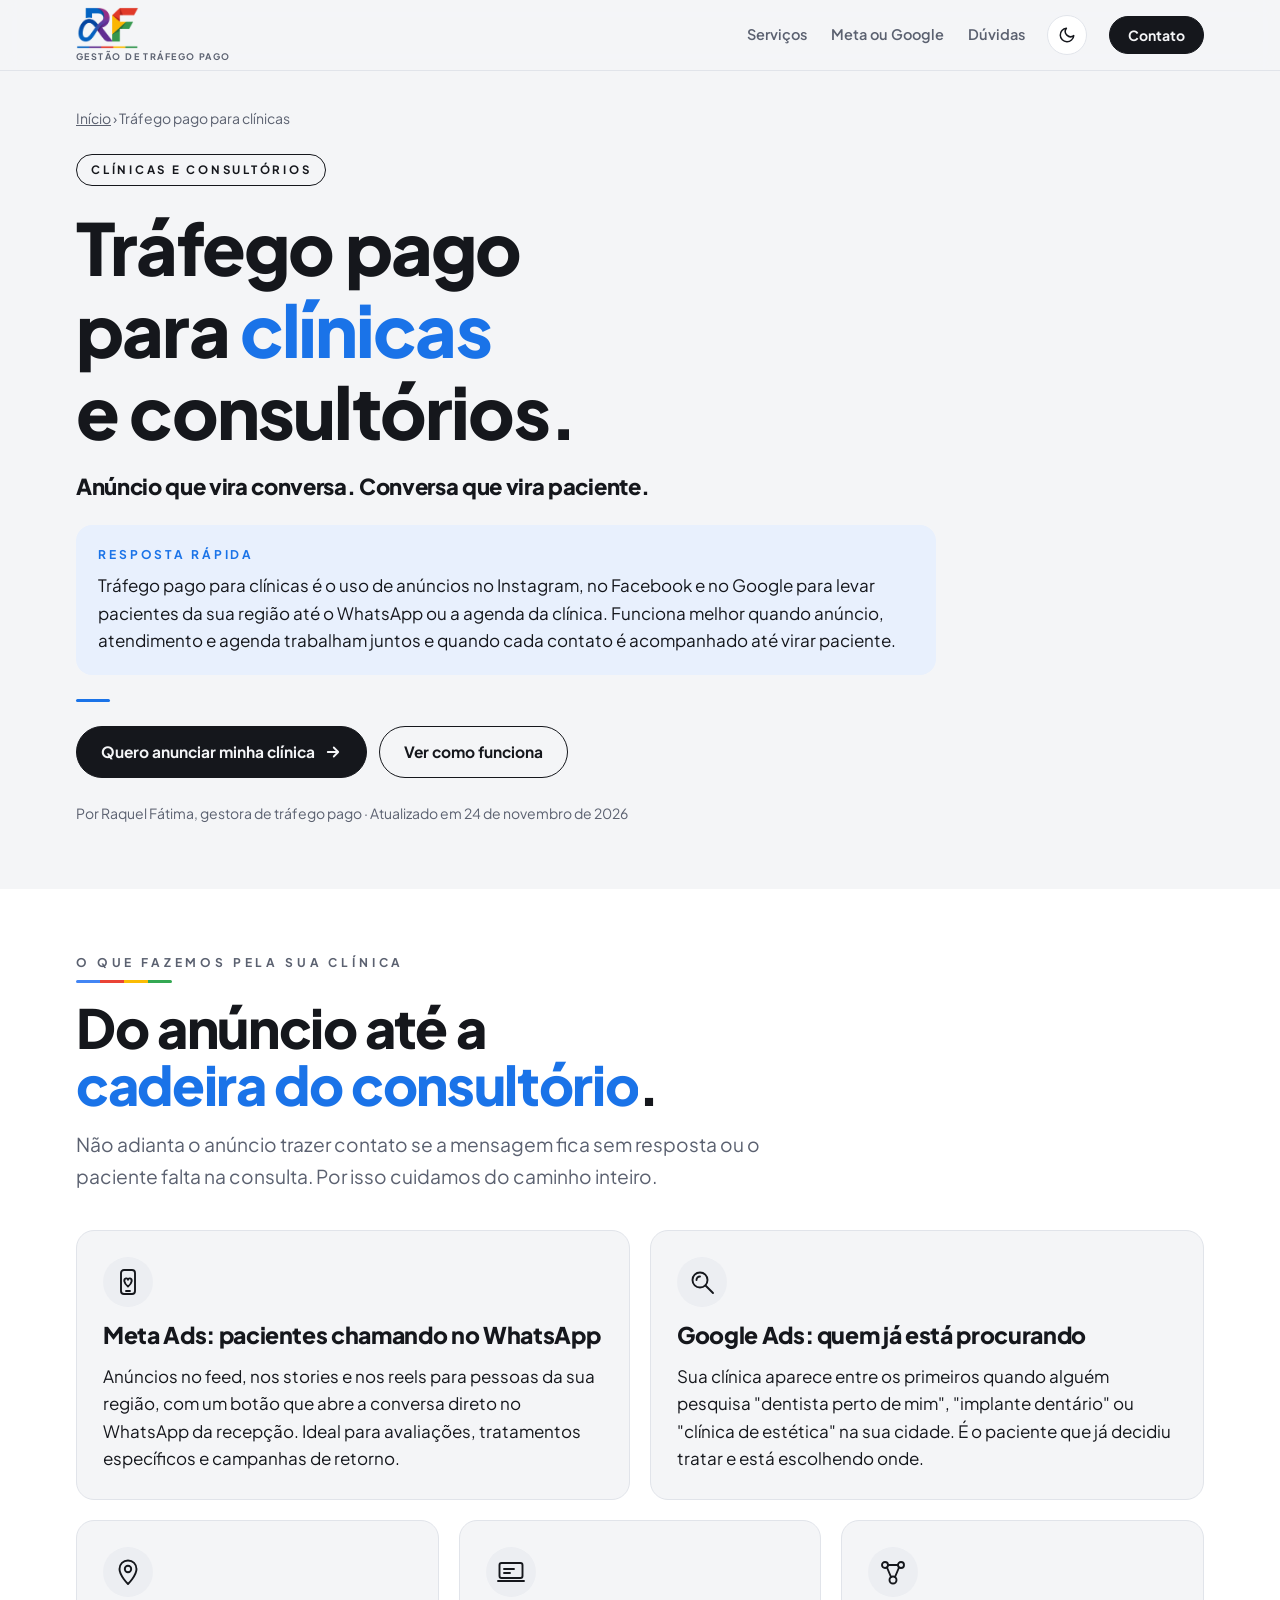
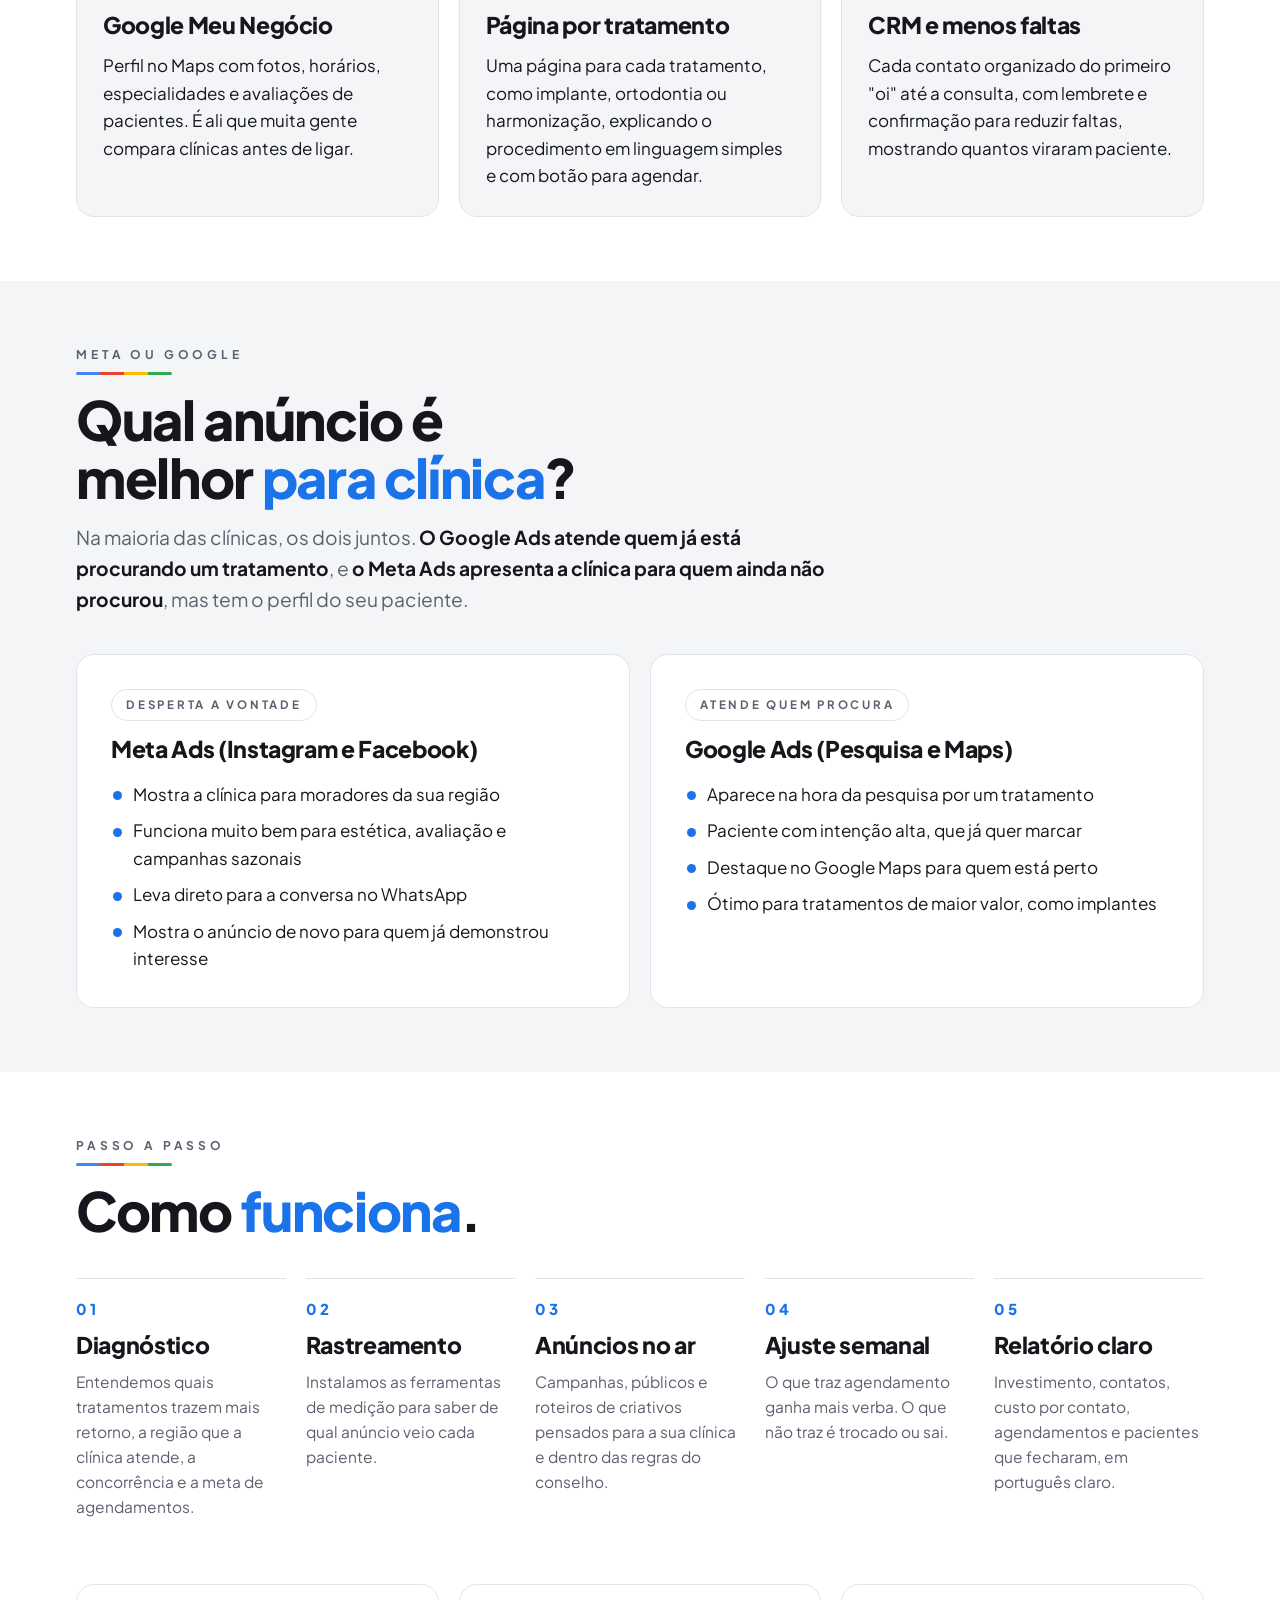
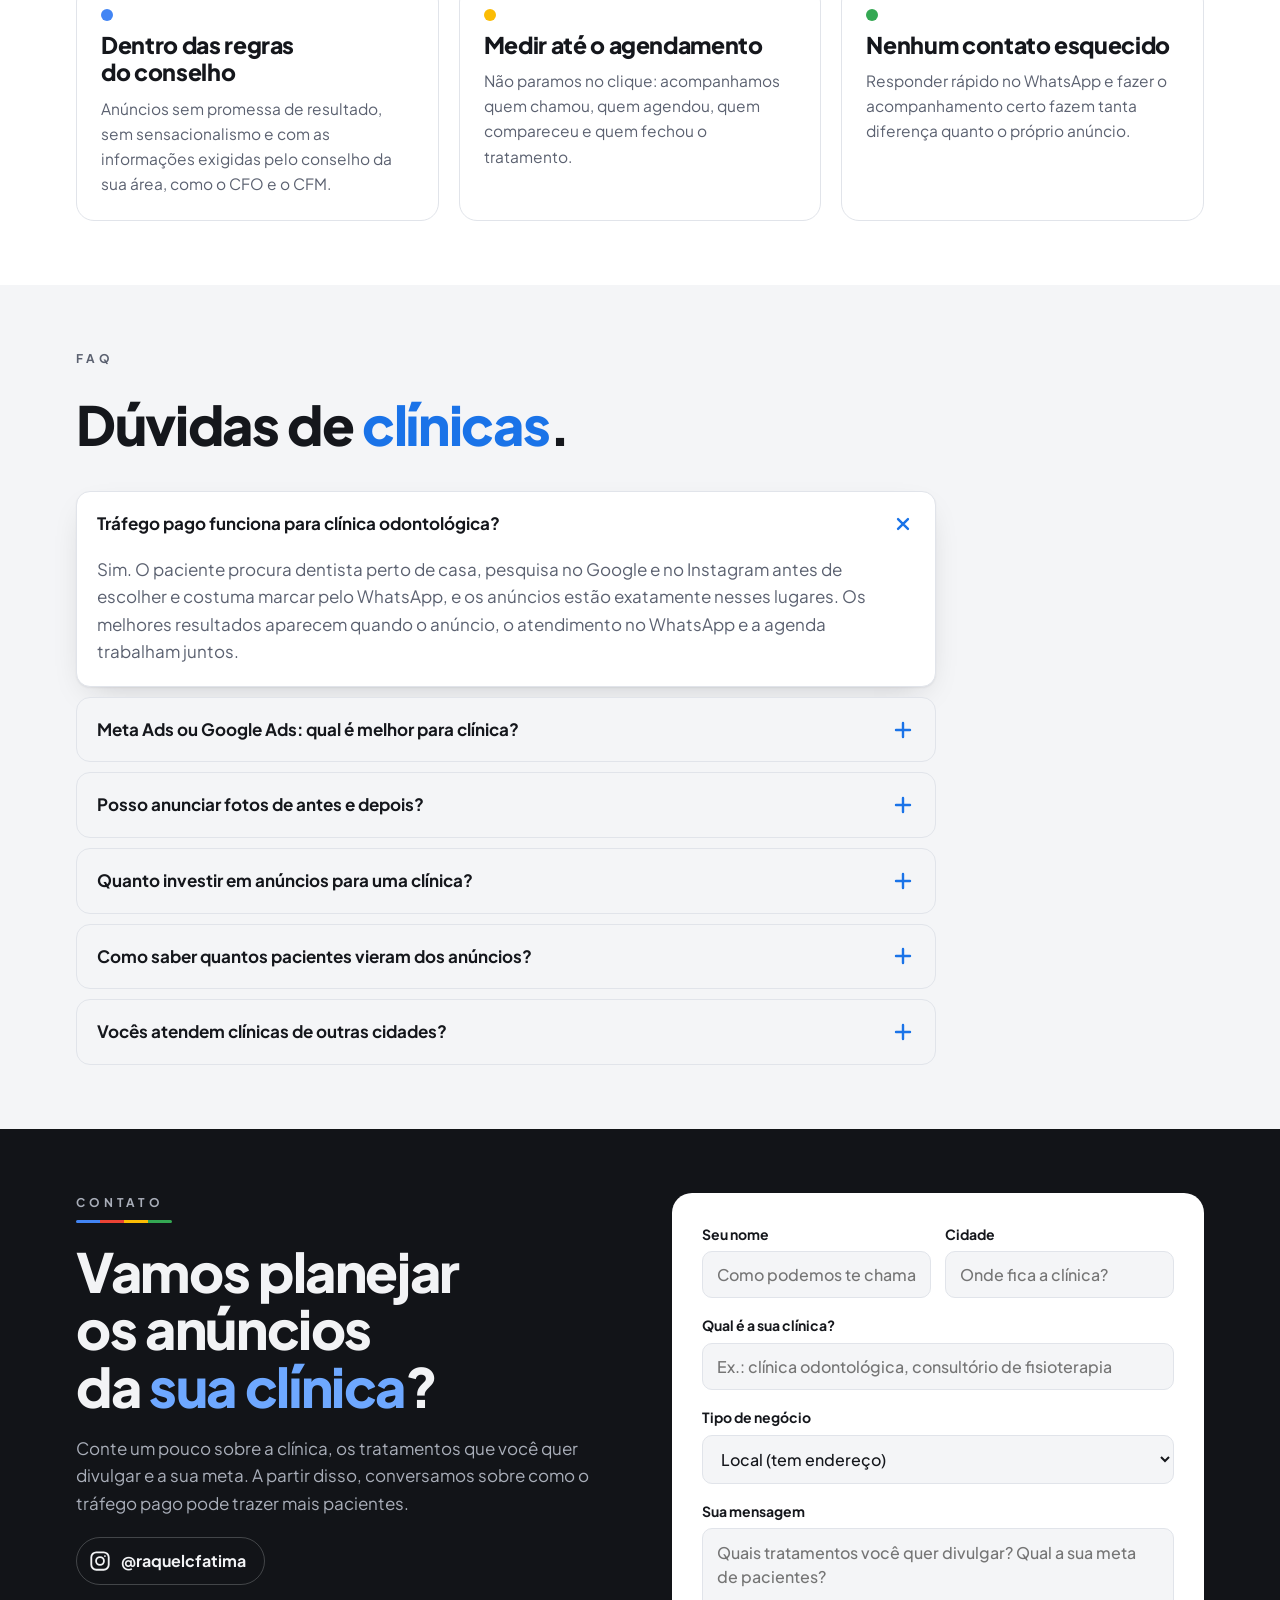
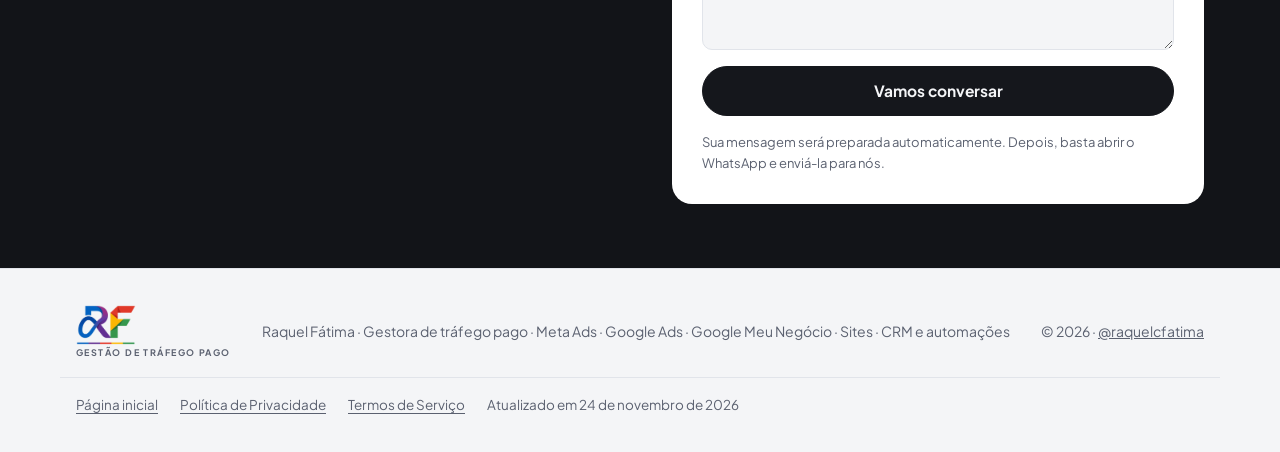
<file: trafego-pago-para-clinicas/index.html>
<!doctype html>
<html lang="pt-BR">
<head>
<meta charset="utf-8">
<meta name="viewport" content="width=device-width, initial-scale=1, viewport-fit=cover">
<title>Tráfego Pago para Clínicas e Consultórios | Raquel Fátima</title>
<meta name="description" content="Tráfego pago para clínicas e consultórios: anúncios no Instagram, no Facebook e no Google que levam pacientes ao WhatsApp, com rastreamento até o agendamento.">
<meta name="robots" content="index, follow, max-image-preview:large, max-snippet:-1">
<meta name="author" content="Raquel Fátima">
<meta property="og:type" content="article">
<meta property="og:site_name" content="Raquel Fátima · Tráfego Pago">
<meta property="og:title" content="Tráfego pago para clínicas e consultórios">
<meta property="og:description" content="Anúncios no Instagram, no Facebook e no Google que levam pacientes da sua região até o WhatsApp da clínica.">
<meta property="og:locale" content="pt_BR">
<meta property="og:image" content="https://trafegopagocomraquel.com.br/assets/img/raquel-fatima.jpg">
<meta property="og:image:width" content="577">
<meta property="og:image:height" content="721">
<meta property="og:image:alt" content="Raquel Fátima, gestora de tráfego pago">
<meta property="og:url" content="https://trafegopagocomraquel.com.br/trafego-pago-para-clinicas/">
<meta property="article:modified_time" content="2026-11-24">
<meta name="twitter:card" content="summary">
<link rel="canonical" href="https://trafegopagocomraquel.com.br/trafego-pago-para-clinicas/">
<meta name="theme-color" content="#F4F5F7">
<link rel="alternate" type="text/plain" href="/llms.txt" title="Resumo para IAs">
<link rel="icon" href="../assets/img/favicon-32.png" type="image/png" sizes="32x32">
<link rel="icon" href="../assets/img/favicon-48.png" type="image/png" sizes="48x48">
<link rel="icon" href="../assets/img/favicon-192.png" type="image/png" sizes="192x192">
<link rel="apple-touch-icon" href="../assets/img/apple-touch-icon.png">
<link rel="preconnect" href="https://fonts.googleapis.com">
<link rel="preconnect" href="https://fonts.gstatic.com" crossorigin>
<link href="https://fonts.googleapis.com/css2?family=Allura&family=Plus+Jakarta+Sans:wght@400;500;600;700;800&display=swap" rel="stylesheet">
<script>(function(d){d.classList.add('js');d.lang='pt-BR';var t='light';try{t=localStorage.getItem('rq-tema')||'light'}catch(e){}d.setAttribute('data-theme',t==='dark'?'dark':'light')})(document.documentElement);</script>
<link rel="stylesheet" href="../assets/css/style.css">
</head>
<body>
<header class="top">
  <div class="wrap top-in">
    <a class="brand" href="../" aria-label="RF, Raquel Fátima tráfego pago, página inicial"><img class="logo logo-claro " src="../assets/img/rf-logo.png" width="300" height="199" alt="RF Raquel Fátima, tráfego pago"><img class="logo logo-escuro " src="../assets/img/rf-logo-branco.png" width="300" height="199" alt="" aria-hidden="true"><small>Gestão de tráfego pago</small></a>
    <nav class="nav" aria-label="Seções do site">
      <a href="../#servicos">Serviços</a>
      <a href="#meta-ou-google">Meta ou Google</a>
      <a href="#duvidas">Dúvidas</a>
    </nav>
    <button type="button" class="theme" id="theme-btn" aria-label="Ativar modo escuro" title="Modo claro / escuro">
      <svg class="moon" width="18" height="18" viewBox="0 0 24 24" fill="none" stroke="currentColor" stroke-width="2" stroke-linecap="round" stroke-linejoin="round" aria-hidden="true"><path d="M21 12.8A9 9 0 1 1 11.2 3a7 7 0 0 0 9.8 9.8z"/></svg>
      <svg class="sun" width="18" height="18" viewBox="0 0 24 24" fill="none" stroke="currentColor" stroke-width="2" stroke-linecap="round" aria-hidden="true"><circle cx="12" cy="12" r="4.2"/><path d="M12 2v2.2M12 19.8V22M4.9 4.9l1.6 1.6M17.5 17.5l1.6 1.6M2 12h2.2M19.8 12H22M4.9 19.1l1.6-1.6M17.5 6.5l1.6-1.6"/></svg>
    </button>
    <a class="btn sm" href="#contato">Contato</a>
  </div>
</header>
<main>
<!-- TOPO -->
<section id="inicio" class="hero">
  <div class="wrap">
    <div class="hero-copy" style="max-width:860px">
      <nav class="soft" aria-label="Você está em" style="font-size:14px"><a href="../">Início</a> › <span aria-current="page">Tráfego pago para clínicas</span></nav>
      <span class="pill hero-pill">Clínicas e consultórios</span>
      <h1>
        <span class="ln"><span style="--i:0">Tráfego pago</span></span>
        <span class="ln"><span style="--i:1">para <span class="hl io">clínicas</span></span></span>
        <span class="ln"><span style="--i:2">e consultórios.</span></span>
      </h1>
      <p class="hero-sub">Anúncio que vira conversa. Conversa que vira paciente.</p>
      <div class="tldr">
        <p class="label">Resposta rápida</p>
        <p>Tráfego pago para clínicas é o uso de anúncios no Instagram, no Facebook e no Google para levar pacientes da sua região até o WhatsApp ou a agenda da clínica. Funciona melhor quando anúncio, atendimento e agenda trabalham juntos e quando cada contato é acompanhado até virar paciente.</p>
      </div>
      <span class="dash-blue" aria-hidden="true"></span>
      <div class="hero-ctas">
        <a class="btn" href="#contato">Quero anunciar minha clínica
          <svg width="18" height="18" viewBox="0 0 24 24" fill="none" stroke="currentColor" stroke-width="2.4" stroke-linecap="round" stroke-linejoin="round" aria-hidden="true"><path d="M5 12h14M13 6l6 6-6 6"/></svg></a>
        <a class="btn ghost" href="#como-funciona">Ver como funciona</a>
      </div>
      <p class="soft" style="font-size:14px">Por Raquel Fátima, gestora de tráfego pago · Atualizado em <time datetime="2026-11-24">24 de novembro de 2026</time></p>
    </div>
  </div>
</section>
<!-- O QUE FAZEMOS -->
<section id="servicos" class="band">
  <div class="wrap">
    <div class="sh">
      <p class="label">O que fazemos pela sua clínica<span class="gline io" aria-hidden="true"><i></i><i></i><i></i><i></i></span></p>
      <h2>Do anúncio até a <span class="hl io">cadeira do consultório</span>.</h2>
      <p class="lede">Não adianta o anúncio trazer contato se a mensagem fica sem resposta ou o paciente falta na consulta. Por isso cuidamos do caminho inteiro.</p>
    </div>
    <div class="svc-grid">
      <article class="svc wide">
        <svg class="dw io ico" viewBox="0 0 28 28" aria-hidden="true"><rect x="7" y="2" width="14" height="24" rx="3"/><path d="M14 18.5 C 9.5 15, 9.5 11, 12 10.4 C 13.2 10.1, 14 11, 14 11.8 C 14 11, 14.8 10.1, 16 10.4 C 18.5 11, 18.5 15, 14 18.5 Z"/><path d="M12 23 H16"/></svg>
        <h3>Meta Ads: pacientes chamando no WhatsApp</h3>
        <p>Anúncios no feed, nos stories e nos reels para pessoas da sua região, com um botão que abre a conversa direto no WhatsApp da recepção. Ideal para avaliações, tratamentos específicos e campanhas de retorno.</p>
      </article>
      <article class="svc wide">
        <svg class="dw io ico" viewBox="0 0 28 28" aria-hidden="true"><circle cx="12" cy="12" r="7.5"/><path d="M17.5 17.5 L25 25"/><path d="M8.5 12 C 8.5 10, 10 8.5, 12 8.5"/></svg>
        <h3>Google Ads: quem já está procurando</h3>
        <p>Sua clínica aparece entre os primeiros quando alguém pesquisa "dentista perto de mim", "implante dentário" ou "clínica de estética" na sua cidade. É o paciente que já decidiu tratar e está escolhendo onde.</p>
      </article>
      <article class="svc">
        <svg class="dw io ico" viewBox="0 0 28 28" aria-hidden="true"><path d="M14 26 C 14 26, 22.5 17.5, 22.5 11 C 22.5 6, 18.8 2.5, 14 2.5 C 9.2 2.5, 5.5 6, 5.5 11 C 5.5 17.5, 14 26, 14 26 Z"/><circle cx="14" cy="11" r="3.2"/></svg>
        <h3>Google Meu Negócio</h3>
        <p>Perfil no Maps com fotos, horários, especialidades e avaliações de pacientes. É ali que muita gente compara clínicas antes de ligar.</p>
      </article>
      <article class="svc">
        <svg class="dw io ico" viewBox="0 0 28 28" aria-hidden="true"><rect x="2.5" y="5" width="23" height="15" rx="2"/><path d="M1 23 H27"/><path d="M7 11 H17 M7 15 H13"/></svg>
        <h3>Página por tratamento</h3>
        <p>Uma página para cada tratamento, como implante, ortodontia ou harmonização, explicando o procedimento em linguagem simples e com botão para agendar.</p>
      </article>
      <article class="svc">
        <svg class="dw io ico" viewBox="0 0 28 28" aria-hidden="true"><circle cx="6" cy="7" r="3"/><circle cx="22" cy="7" r="3"/><circle cx="14" cy="22" r="3.5"/><path d="M8 9.5 L12 19 M20 9.5 L16 19 M9 7 H19"/></svg>
        <h3>CRM e menos faltas</h3>
        <p>Cada contato organizado do primeiro "oi" até a consulta, com lembrete e confirmação para reduzir faltas, mostrando quantos viraram paciente.</p>
      </article>
    </div>
  </div>
</section>
<!-- META OU GOOGLE -->
<section id="meta-ou-google">
  <div class="wrap">
    <div class="sh">
      <p class="label">Meta ou Google<span class="gline io" aria-hidden="true"><i></i><i></i><i></i><i></i></span></p>
      <h2>Qual anúncio é melhor <span class="hl io">para clínica</span>?</h2>
      <p class="lede">Na maioria das clínicas, os dois juntos. <b>O Google Ads atende quem já está procurando um tratamento</b>, e <b>o Meta Ads apresenta a clínica para quem ainda não procurou</b>, mas tem o perfil do seu paciente.</p>
    </div>
    <div class="who-grid">
      <article class="who">
        <span class="pill">Desperta a vontade</span>
        <h3>Meta Ads (Instagram e Facebook)</h3>
        <ul>
          <li>Mostra a clínica para moradores da sua região</li>
          <li>Funciona muito bem para estética, avaliação e campanhas sazonais</li>
          <li>Leva direto para a conversa no WhatsApp</li>
          <li>Mostra o anúncio de novo para quem já demonstrou interesse</li>
        </ul>
      </article>
      <article class="who">
        <span class="pill">Atende quem procura</span>
        <h3>Google Ads (Pesquisa e Maps)</h3>
        <ul>
          <li>Aparece na hora da pesquisa por um tratamento</li>
          <li>Paciente com intenção alta, que já quer marcar</li>
          <li>Destaque no Google Maps para quem está perto</li>
          <li>Ótimo para tratamentos de maior valor, como implantes</li>
        </ul>
      </article>
    </div>
  </div>
</section>
<!-- COMO FUNCIONA -->
<section id="como-funciona" class="band">
  <div class="wrap">
    <div class="sh">
      <p class="label">Passo a passo<span class="gline io" aria-hidden="true"><i></i><i></i><i></i><i></i></span></p>
      <h2>Como <span class="hl io">funciona</span>.</h2>
    </div>
    <ol class="steps">
      <li class="step"><span class="num">01</span><h3>Diagnóstico</h3><p>Entendemos quais tratamentos trazem mais retorno, a região que a clínica atende, a concorrência e a meta de agendamentos.</p></li>
      <li class="step"><span class="num">02</span><h3>Rastreamento</h3><p>Instalamos as ferramentas de medição para saber de qual anúncio veio cada paciente.</p></li>
      <li class="step"><span class="num">03</span><h3>Anúncios no ar</h3><p>Campanhas, públicos e roteiros de criativos pensados para a sua clínica e dentro das regras do conselho.</p></li>
      <li class="step"><span class="num">04</span><h3>Ajuste semanal</h3><p>O que traz agendamento ganha mais verba. O que não traz é trocado ou sai.</p></li>
      <li class="step"><span class="num">05</span><h3>Relatório claro</h3><p>Investimento, contatos, custo por contato, agendamentos e pacientes que fecharam, em português claro.</p></li>
    </ol>
    <div class="rules">
      <div class="rule"><span class="dot" style="--c:var(--g-blue)"></span><h3>Dentro das regras do conselho</h3><p>Anúncios sem promessa de resultado, sem sensacionalismo e com as informações exigidas pelo conselho da sua área, como o CFO e o CFM.</p></div>
      <div class="rule"><span class="dot" style="--c:var(--g-yellow)"></span><h3>Medir até o agendamento</h3><p>Não paramos no clique: acompanhamos quem chamou, quem agendou, quem compareceu e quem fechou o tratamento.</p></div>
      <div class="rule"><span class="dot" style="--c:var(--g-green)"></span><h3>Nenhum contato esquecido</h3><p>Responder rápido no WhatsApp e fazer o acompanhamento certo fazem tanta diferença quanto o próprio anúncio.</p></div>
    </div>
  </div>
</section>
<!-- FAQ -->
<section id="duvidas">
  <div class="wrap">
    <div class="sh">
      <p class="label">FAQ<span class="gline io" aria-hidden="true"><i></i><i></i><i></i><i></i></span></p>
      <h2>Dúvidas de <span class="hl io">clínicas</span>.</h2>
    </div>
    <div class="faq">
      <details open>
        <summary>Tráfego pago funciona para clínica odontológica?<svg class="pm" viewBox="0 0 24 24" fill="none" stroke="currentColor" stroke-width="2.4" stroke-linecap="round" aria-hidden="true"><path d="M12 5v14M5 12h14"/></svg></summary>
        <p class="ans">Sim. O paciente procura dentista perto de casa, pesquisa no Google e no Instagram antes de escolher e costuma marcar pelo WhatsApp, e os anúncios estão exatamente nesses lugares. Os melhores resultados aparecem quando o anúncio, o atendimento no WhatsApp e a agenda trabalham juntos.</p>
      </details>
      <details>
        <summary>Meta Ads ou Google Ads: qual é melhor para clínica?<svg class="pm" viewBox="0 0 24 24" fill="none" stroke="currentColor" stroke-width="2.4" stroke-linecap="round" aria-hidden="true"><path d="M12 5v14M5 12h14"/></svg></summary>
        <p class="ans">Depende do tratamento e da verba, e muitas vezes o ideal são os dois juntos. O Google Ads é mais direto para quem já pesquisa um tratamento, como implante ou clareamento. O Meta Ads é forte para apresentar a clínica na região, divulgar tratamentos estéticos e chamar para avaliações.</p>
      </details>
      <details>
        <summary>Posso anunciar fotos de antes e depois?<svg class="pm" viewBox="0 0 24 24" fill="none" stroke="currentColor" stroke-width="2.4" stroke-linecap="round" aria-hidden="true"><path d="M12 5v14M5 12h14"/></svg></summary>
        <p class="ans">Pode, seguindo as regras do seu conselho. Na odontologia, a Resolução CFO 196/2019 permite divulgar imagens do diagnóstico e do resultado final do tratamento. Na medicina, a Resolução CFM 2.336/2023 permite o antes e depois com finalidade educativa e autorização do paciente. Em qualquer caso, sem promessa de resultado, e sempre conferindo a norma em vigor antes de publicar.</p>
      </details>
      <details>
        <summary>Quanto investir em anúncios para uma clínica?<svg class="pm" viewBox="0 0 24 24" fill="none" stroke="currentColor" stroke-width="2.4" stroke-linecap="round" aria-hidden="true"><path d="M12 5v14M5 12h14"/></svg></summary>
        <p class="ans">Não existe valor fixo: depende da meta de agendamentos, da concorrência na sua cidade e do tratamento anunciado. O investimento é pago direto ao Meta e ao Google, separado da gestão. Começamos com um valor de teste e aumentamos conforme o custo por agendamento fica claro.</p>
      </details>
      <details>
        <summary>Como saber quantos pacientes vieram dos anúncios?<svg class="pm" viewBox="0 0 24 24" fill="none" stroke="currentColor" stroke-width="2.4" stroke-linecap="round" aria-hidden="true"><path d="M12 5v14M5 12h14"/></svg></summary>
        <p class="ans">Com medição nos anúncios e um sistema que organiza os contatos (CRM). Cada contato que chega pelo anúncio é registrado com a campanha de origem e acompanhado até a consulta e o fechamento. Assim você sabe quanto custou cada agendamento e cada paciente, e não só quantas pessoas clicaram.</p>
      </details>
      <details>
        <summary>Vocês atendem clínicas de outras cidades?<svg class="pm" viewBox="0 0 24 24" fill="none" stroke="currentColor" stroke-width="2.4" stroke-linecap="round" aria-hidden="true"><path d="M12 5v14M5 12h14"/></svg></summary>
        <p class="ans">Sim. O atendimento é online, para clínicas e consultórios de todo o Brasil. As campanhas são montadas para a região onde a clínica atende.</p>
      </details>
    </div>
  </div>
</section>
<!-- CONTATO -->
<section id="contato" class="contact">
  <div class="wrap contact-grid">
    <div class="contact-left">
      <p class="label">Contato<span class="gline io" aria-hidden="true"><i></i><i></i><i></i><i></i></span></p>
      <h2>Vamos planejar os anúncios da <span class="hl io">sua clínica</span>?</h2>
      <p>Conte um pouco sobre a clínica, os tratamentos que você quer divulgar e a sua meta. A partir disso, conversamos sobre como o tráfego pago pode trazer mais pacientes.</p>
      <a class="insta" href="https://www.instagram.com/raquelcfatima/" target="_blank" rel="noopener" aria-label="Instagram @raquelcfatima (abre em nova aba)">
        <svg width="22" height="22" viewBox="0 0 24 24" fill="none" stroke="currentColor" stroke-width="2" stroke-linecap="round" stroke-linejoin="round" aria-hidden="true"><rect x="2.5" y="2.5" width="19" height="19" rx="5.5"/><circle cx="12" cy="12" r="4.3"/><circle cx="17.4" cy="6.6" r="1" fill="currentColor" stroke="none"/></svg>
        <span>@raquelcfatima</span>
      </a>
    </div>
    <form class="form" id="lead" novalidate>
      <div class="two">
        <div class="field"><label for="f-nome">Seu nome</label><input id="f-nome" name="nome" autocomplete="name" placeholder="Como podemos te chamar?"></div>
        <div class="field"><label for="f-cidade">Cidade</label><input id="f-cidade" name="cidade" autocomplete="address-level2" placeholder="Onde fica a clínica?"></div>
      </div>
      <div class="field"><label for="f-negocio">Qual é a sua clínica?</label><input id="f-negocio" name="negocio" placeholder="Ex.: clínica odontológica, consultório de fisioterapia"></div>
      <div class="field"><label for="f-tipo">Tipo de negócio</label>
        <select id="f-tipo" name="tipo"><option value="um negócio local">Local (tem endereço)</option><option value="um e-commerce">E-commerce (vende online)</option><option value="ambos">Ambos (local e online)</option></select>
      </div>
      <div class="field"><label for="f-msg">Sua mensagem</label><textarea id="f-msg" name="mensagem" rows="4" placeholder="Quais tratamentos você quer divulgar? Qual a sua meta de pacientes?"></textarea></div>
      <a class="btn" id="send" href="https://wa.me/5535992072879" target="_blank" rel="noopener">Vamos conversar</a>
      <small id="send-hint">Sua mensagem será preparada automaticamente. Depois, basta abrir o WhatsApp e enviá-la para nós.</small>
    </form>
  </div>
</section>
</main>
<footer>
  <div class="wrap foot">
    <span class="brand"><img class="logo logo-claro " src="../assets/img/rf-logo.png" width="300" height="199" alt="RF Raquel Fátima, tráfego pago"><img class="logo logo-escuro " src="../assets/img/rf-logo-branco.png" width="300" height="199" alt="" aria-hidden="true"><small>Gestão de tráfego pago</small></span>
    <span>Raquel Fátima · Gestora de tráfego pago · Meta Ads · Google Ads · Google Meu Negócio · Sites · CRM e automações</span>
    <span>© 2026 · <a href="https://www.instagram.com/raquelcfatima/" target="_blank" rel="noopener">@raquelcfatima</a></span>
  </div>
  <nav class="wrap foot-links" aria-label="Links do rodapé"><a href="../">Página inicial</a><a href="https://trafegopagocomraquel.com.br/privacy.html">Política de Privacidade</a><a href="https://trafegopagocomraquel.com.br/terms.html">Termos de Serviço</a><span class="soft">Atualizado em <time datetime="2026-11-24">24 de novembro de 2026</time></span></nav>
</footer>
<script type="application/ld+json">
{
 "@context": "https://schema.org",
 "@graph": [
  {
   "@type": "WebPage",
   "@id": "https://trafegopagocomraquel.com.br/trafego-pago-para-clinicas/#pagina",
   "url": "https://trafegopagocomraquel.com.br/trafego-pago-para-clinicas/",
   "name": "Tráfego Pago para Clínicas e Consultórios | Raquel Fátima",
   "description": "Tráfego pago para clínicas e consultórios: anúncios no Instagram, no Facebook e no Google que levam pacientes ao WhatsApp, com rastreamento até o agendamento.",
   "isPartOf": {
    "@id": "https://trafegopagocomraquel.com.br/#site"
   },
   "about": {
    "@id": "https://trafegopagocomraquel.com.br/trafego-pago-para-clinicas/#servico"
   },
   "author": {
    "@id": "https://trafegopagocomraquel.com.br/#raquel"
   },
   "inLanguage": "pt-BR",
   "dateModified": "2026-11-24",
   "breadcrumb": {
    "@id": "https://trafegopagocomraquel.com.br/trafego-pago-para-clinicas/#trilha"
   }
  },
  {
   "@type": "BreadcrumbList",
   "@id": "https://trafegopagocomraquel.com.br/trafego-pago-para-clinicas/#trilha",
   "itemListElement": [
    {
     "@type": "ListItem",
     "position": 1,
     "name": "Início",
     "item": "https://trafegopagocomraquel.com.br/"
    },
    {
     "@type": "ListItem",
     "position": 2,
     "name": "Tráfego pago para clínicas",
     "item": "https://trafegopagocomraquel.com.br/trafego-pago-para-clinicas/"
    }
   ]
  },
  {
   "@type": "Service",
   "@id": "https://trafegopagocomraquel.com.br/trafego-pago-para-clinicas/#servico",
   "name": "Tráfego pago para clínicas e consultórios",
   "serviceType": "Gestão de tráfego pago",
   "description": "Tráfego pago para clínicas é o uso de anúncios no Instagram, no Facebook e no Google para levar pacientes da sua região até o WhatsApp ou a agenda da clínica. Funciona melhor quando anúncio, atendimento e agenda trabalham juntos e quando cada contato é acompanhado até virar paciente.",
   "provider": {
    "@id": "https://trafegopagocomraquel.com.br/#servico"
   },
   "areaServed": {
    "@type": "Country",
    "name": "Brasil"
   },
   "audience": {
    "@type": "BusinessAudience",
    "name": "Clínicas odontológicas, clínicas e consultórios"
   },
   "url": "https://trafegopagocomraquel.com.br/trafego-pago-para-clinicas/"
  },
  {
   "@type": "FAQPage",
   "@id": "https://trafegopagocomraquel.com.br/trafego-pago-para-clinicas/#duvidas",
   "mainEntity": [
    {
     "@type": "Question",
     "name": "Tráfego pago funciona para clínica odontológica?",
     "acceptedAnswer": {
      "@type": "Answer",
      "text": "Sim. O paciente procura dentista perto de casa, pesquisa no Google e no Instagram antes de escolher e costuma marcar pelo WhatsApp, e os anúncios estão exatamente nesses lugares. Os melhores resultados aparecem quando o anúncio, o atendimento no WhatsApp e a agenda trabalham juntos."
     }
    },
    {
     "@type": "Question",
     "name": "Meta Ads ou Google Ads: qual é melhor para clínica?",
     "acceptedAnswer": {
      "@type": "Answer",
      "text": "Depende do tratamento e da verba, e muitas vezes o ideal são os dois juntos. O Google Ads é mais direto para quem já pesquisa um tratamento, como implante ou clareamento. O Meta Ads é forte para apresentar a clínica na região, divulgar tratamentos estéticos e chamar para avaliações."
     }
    },
    {
     "@type": "Question",
     "name": "Posso anunciar fotos de antes e depois?",
     "acceptedAnswer": {
      "@type": "Answer",
      "text": "Pode, seguindo as regras do seu conselho. Na odontologia, a Resolução CFO 196/2019 permite divulgar imagens do diagnóstico e do resultado final do tratamento. Na medicina, a Resolução CFM 2.336/2023 permite o antes e depois com finalidade educativa e autorização do paciente. Em qualquer caso, sem promessa de resultado, e sempre conferindo a norma em vigor antes de publicar."
     }
    },
    {
     "@type": "Question",
     "name": "Quanto investir em anúncios para uma clínica?",
     "acceptedAnswer": {
      "@type": "Answer",
      "text": "Não existe valor fixo: depende da meta de agendamentos, da concorrência na sua cidade e do tratamento anunciado. O investimento é pago direto ao Meta e ao Google, separado da gestão. Começamos com um valor de teste e aumentamos conforme o custo por agendamento fica claro."
     }
    },
    {
     "@type": "Question",
     "name": "Como saber quantos pacientes vieram dos anúncios?",
     "acceptedAnswer": {
      "@type": "Answer",
      "text": "Com medição nos anúncios e um sistema que organiza os contatos (CRM). Cada contato que chega pelo anúncio é registrado com a campanha de origem e acompanhado até a consulta e o fechamento. Assim você sabe quanto custou cada agendamento e cada paciente, e não só quantas pessoas clicaram."
     }
    },
    {
     "@type": "Question",
     "name": "Vocês atendem clínicas de outras cidades?",
     "acceptedAnswer": {
      "@type": "Answer",
      "text": "Sim. O atendimento é online, para clínicas e consultórios de todo o Brasil. As campanhas são montadas para a região onde a clínica atende."
     }
    }
   ]
  }
 ]
}
</script>
<script src="../assets/js/main.js" defer></script>
</body>
</html>
</file>
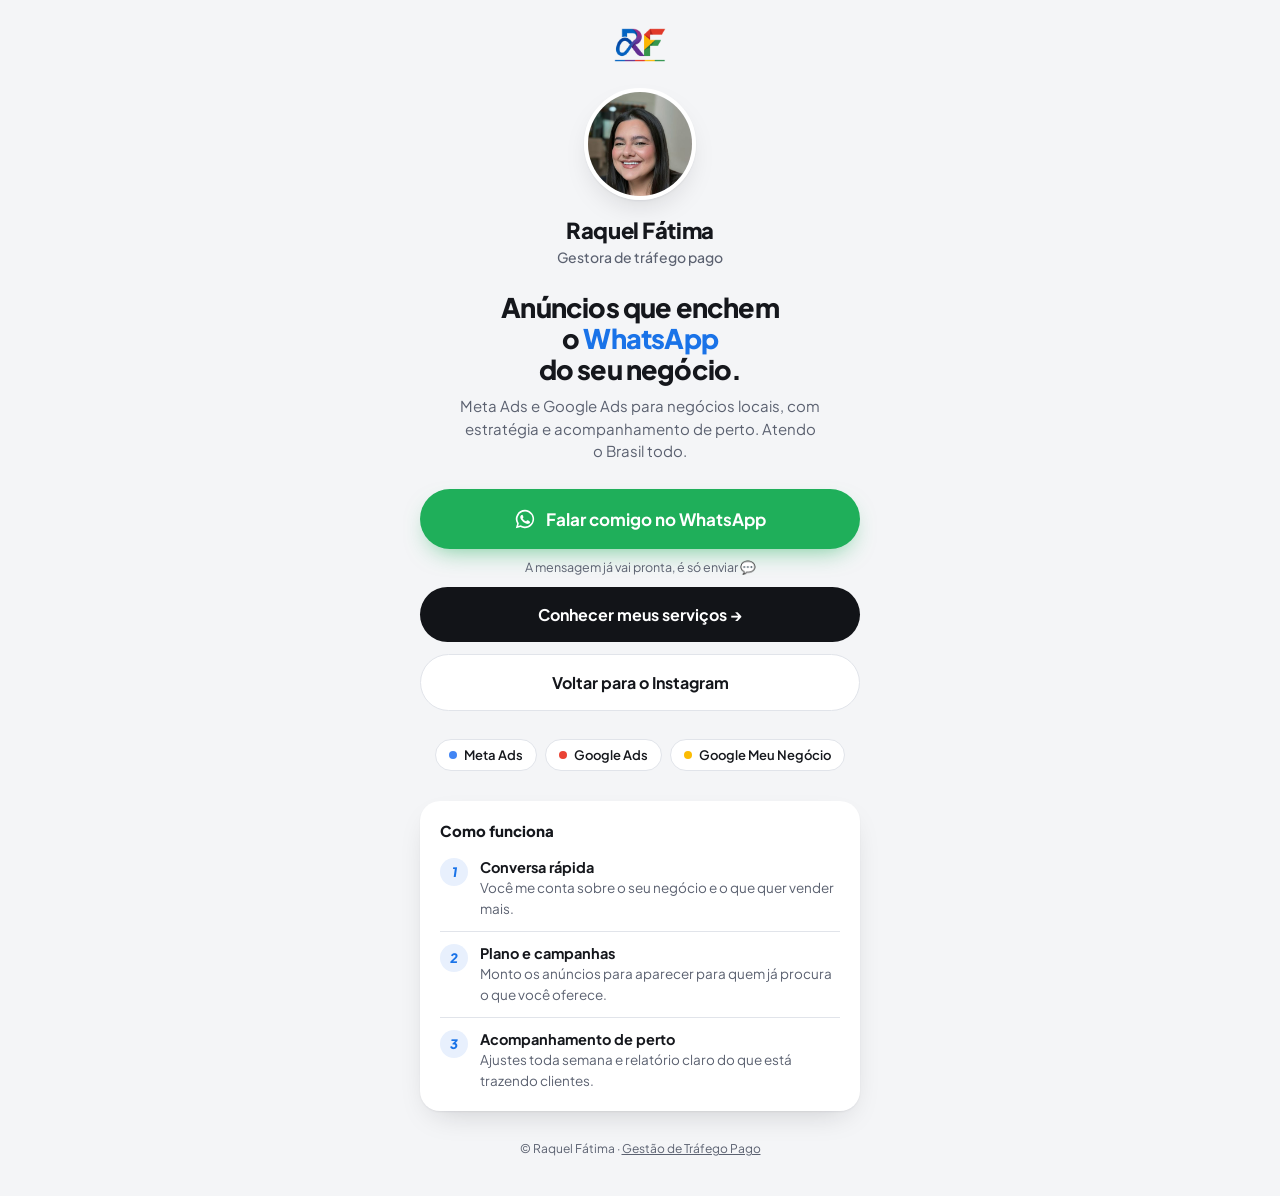
<file: bio.html>
<!DOCTYPE html>
<html lang="pt-BR">
<head>
<meta charset="utf-8">
<meta name="viewport" content="width=device-width, initial-scale=1">
<title>Raquel Fátima | Gestão de Tráfego Pago</title>
<meta name="description" content="Anúncios que enchem o WhatsApp de negócios locais. Meta Ads e Google Ads com acompanhamento de perto.">
<meta name="robots" content="noindex">
<link rel="icon" href="assets/img/favicon-32.png" sizes="32x32">
<link rel="apple-touch-icon" href="assets/img/apple-touch-icon.png">
<link rel="preconnect" href="https://fonts.googleapis.com">
<link rel="preconnect" href="https://fonts.gstatic.com" crossorigin>
<link href="https://fonts.googleapis.com/css2?family=Plus+Jakarta+Sans:wght@400;500;600;700;800&display=swap" rel="stylesheet">
<style>
:root{--bg:#F4F5F7;--surface:#FFFFFF;--ink:#15171C;--ink-soft:#5B6170;--line:#E1E4EA;--blue:#1A73E8;--blue-soft:#E8F0FD;--dark:#121418;--wa:#1FAF5A;
--g-blue:#4285F4;--g-red:#EA4335;--g-yellow:#FBBC04;--g-green:#34A853;
--shadow:0 1px 2px rgba(21,23,28,.06),0 12px 32px -14px rgba(21,23,28,.22)}
*{box-sizing:border-box;margin:0;padding:0}
html,body{min-height:100%}
body{font-family:'Plus Jakarta Sans',system-ui,-apple-system,'Segoe UI',Roboto,sans-serif;background:var(--bg);color:var(--ink);
-webkit-font-smoothing:antialiased;display:flex;justify-content:center;padding:28px 18px 40px}
.wrap{width:100%;max-width:440px;display:flex;flex-direction:column;align-items:center;text-align:center}
.logo{height:34px;margin-bottom:26px}
.photo{width:112px;height:112px;border-radius:50%;object-fit:cover;border:4px solid var(--surface);box-shadow:var(--shadow)}
h1{font-size:22px;font-weight:800;letter-spacing:-.02em;margin-top:16px}
.role{font-size:14px;color:var(--ink-soft);font-weight:500;margin-top:4px}
.headline{font-size:27px;line-height:1.15;font-weight:800;letter-spacing:-.03em;margin:26px 0 10px}
.headline span{color:var(--blue)}
.sub{font-size:15px;line-height:1.5;color:var(--ink-soft);max-width:360px}
.btns{width:100%;display:flex;flex-direction:column;gap:12px;margin-top:26px}
.btn{display:flex;align-items:center;justify-content:center;gap:10px;width:100%;padding:17px 20px;border-radius:999px;
font-weight:700;font-size:16px;text-decoration:none;transition:transform .15s ease,box-shadow .15s ease}
.btn:active{transform:scale(.98)}
.btn-wa{background:var(--wa);color:#fff;box-shadow:0 10px 24px -10px rgba(31,175,90,.65);font-size:17px;padding:19px 20px}
.btn-dark{background:var(--dark);color:#fff}
.btn-line{background:var(--surface);color:var(--ink);border:1.5px solid var(--line)}
.btn svg{width:22px;height:22px;flex:none}
.note{font-size:12.5px;color:var(--ink-soft);margin-top:-2px}
.chips{display:flex;flex-wrap:wrap;justify-content:center;gap:8px;margin-top:28px}
.chip{display:inline-flex;align-items:center;gap:7px;background:var(--surface);border:1px solid var(--line);border-radius:999px;
padding:7px 13px;font-size:13px;font-weight:600}
.dot{width:8px;height:8px;border-radius:50%}
.card{width:100%;background:var(--surface);border-radius:20px;box-shadow:var(--shadow);padding:20px 20px 8px;margin-top:30px;text-align:left}
.card h2{font-size:15px;font-weight:800;margin-bottom:6px}
.step{display:flex;gap:12px;padding:12px 0;border-top:1px solid var(--line)}
.step:first-of-type{border-top:none}
.n{flex:none;width:28px;height:28px;border-radius:50%;background:var(--blue-soft);color:var(--blue);font-weight:800;font-size:13px;
display:flex;align-items:center;justify-content:center}
.step b{display:block;font-size:14.5px}
.step span{font-size:13.5px;color:var(--ink-soft);line-height:1.45}
footer{margin-top:30px;font-size:12px;color:var(--ink-soft)}
footer a{color:var(--ink-soft)}
</style>
</head>
<body>
<main class="wrap">
  <img class="logo" src="assets/img/rf-logo.png" alt="RF · Gestão de Tráfego Pago">
  <img class="photo" src="[data-uri]" alt="Raquel Fátima">
  <h1>Raquel Fátima</h1>
  <p class="role">Gestora de tráfego pago</p>

  <p class="headline">Anúncios que enchem<br>o <span>WhatsApp</span><br>do seu negócio.</p>
  <p class="sub">Meta Ads e Google Ads para negócios locais, com estratégia e acompanhamento de perto. Atendo o Brasil todo.</p>

  <div class="btns">
    <a class="btn btn-wa" id="btn-whatsapp" href="https://wa.me/553592072879?text=Oi%20Raquel!%20Vim%20pelo%20Instagram%20e%20quero%20saber%20mais%20sobre%20an%C3%BAncios%20pro%20meu%20neg%C3%B3cio." target="_blank" rel="noopener">
      <svg viewBox="0 0 24 24" fill="currentColor" aria-hidden="true"><path d="M12 2a10 10 0 0 0-8.6 15.1L2 22l5-1.3A10 10 0 1 0 12 2Zm0 18.2a8.2 8.2 0 0 1-4.2-1.2l-.3-.2-3 .8.8-2.9-.2-.3A8.2 8.2 0 1 1 12 20.2Zm4.5-6.1c-.2-.1-1.5-.7-1.7-.8-.2-.1-.4-.1-.6.1l-.8 1c-.1.2-.3.2-.5.1a6.7 6.7 0 0 1-3.3-2.9c-.3-.4.3-.4.7-1.4.1-.2 0-.3 0-.5l-.8-1.8c-.2-.5-.4-.4-.6-.4h-.5a1 1 0 0 0-.7.3 3 3 0 0 0-.9 2.2 5.2 5.2 0 0 0 1.1 2.7 11.8 11.8 0 0 0 4.5 4c1.7.7 2.3.8 3.2.6.5-.1 1.5-.6 1.7-1.2.2-.6.2-1.1.2-1.2-.1-.1-.3-.2-.5-.3Z"/></svg>
      Falar comigo no WhatsApp
    </a>
    <p class="note">A mensagem já vai pronta, é só enviar 💬</p>
    <a class="btn btn-dark" href="./" id="btn-servicos">Conhecer meus serviços →</a>
    <a class="btn btn-line" href="https://www.instagram.com/raquelcfatima/" target="_blank" rel="noopener">Voltar para o Instagram</a>
  </div>

  <div class="chips">
    <span class="chip"><i class="dot" style="background:var(--g-blue)"></i>Meta Ads</span>
    <span class="chip"><i class="dot" style="background:var(--g-red)"></i>Google Ads</span>
    <span class="chip"><i class="dot" style="background:var(--g-yellow)"></i>Google Meu Negócio</span>
  </div>

  <section class="card">
    <h2>Como funciona</h2>
    <div class="step"><i class="n">1</i><div><b>Conversa rápida</b><span>Você me conta sobre o seu negócio e o que quer vender mais.</span></div></div>
    <div class="step"><i class="n">2</i><div><b>Plano e campanhas</b><span>Monto os anúncios para aparecer para quem já procura o que você oferece.</span></div></div>
    <div class="step"><i class="n">3</i><div><b>Acompanhamento de perto</b><span>Ajustes toda semana e relatório claro do que está trazendo clientes.</span></div></div>
  </section>

  <footer>© Raquel Fátima · <a href="./">Gestão de Tráfego Pago</a></footer>
</main>
</body>
</html>
</file>
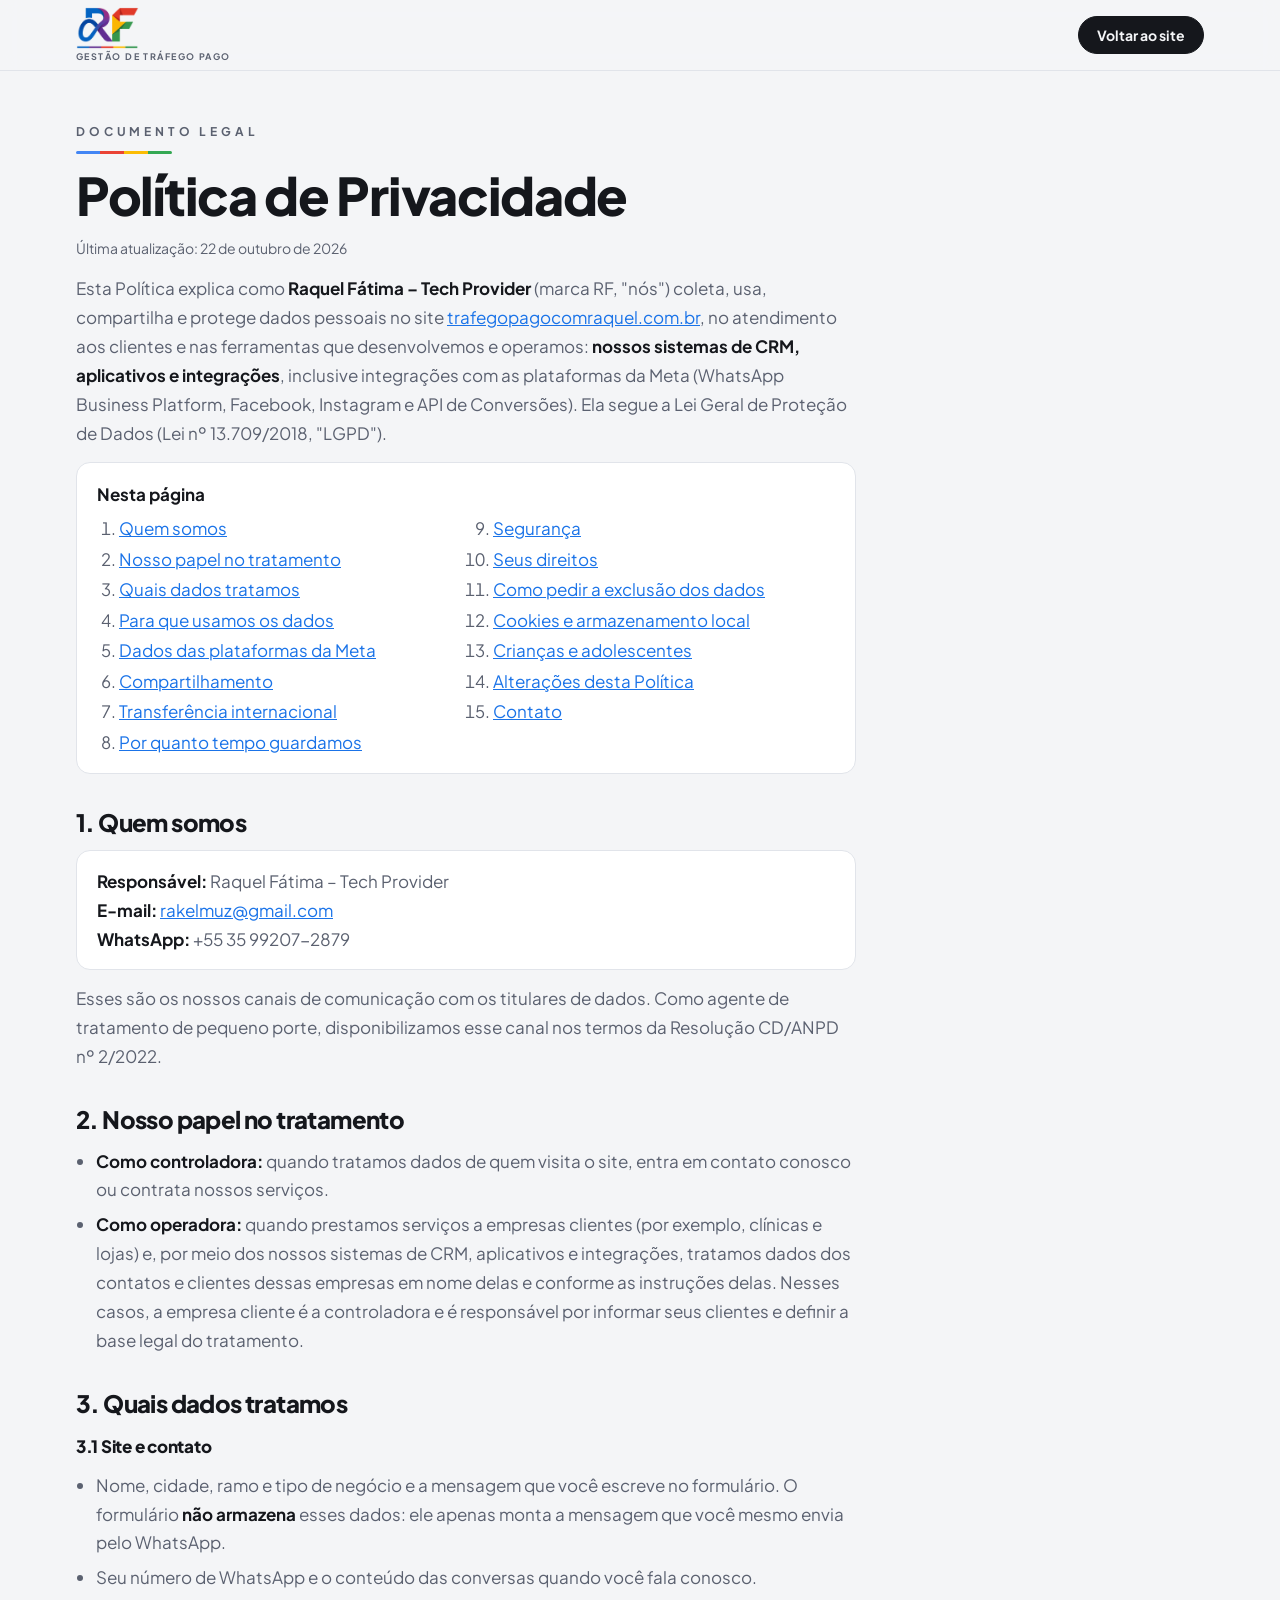
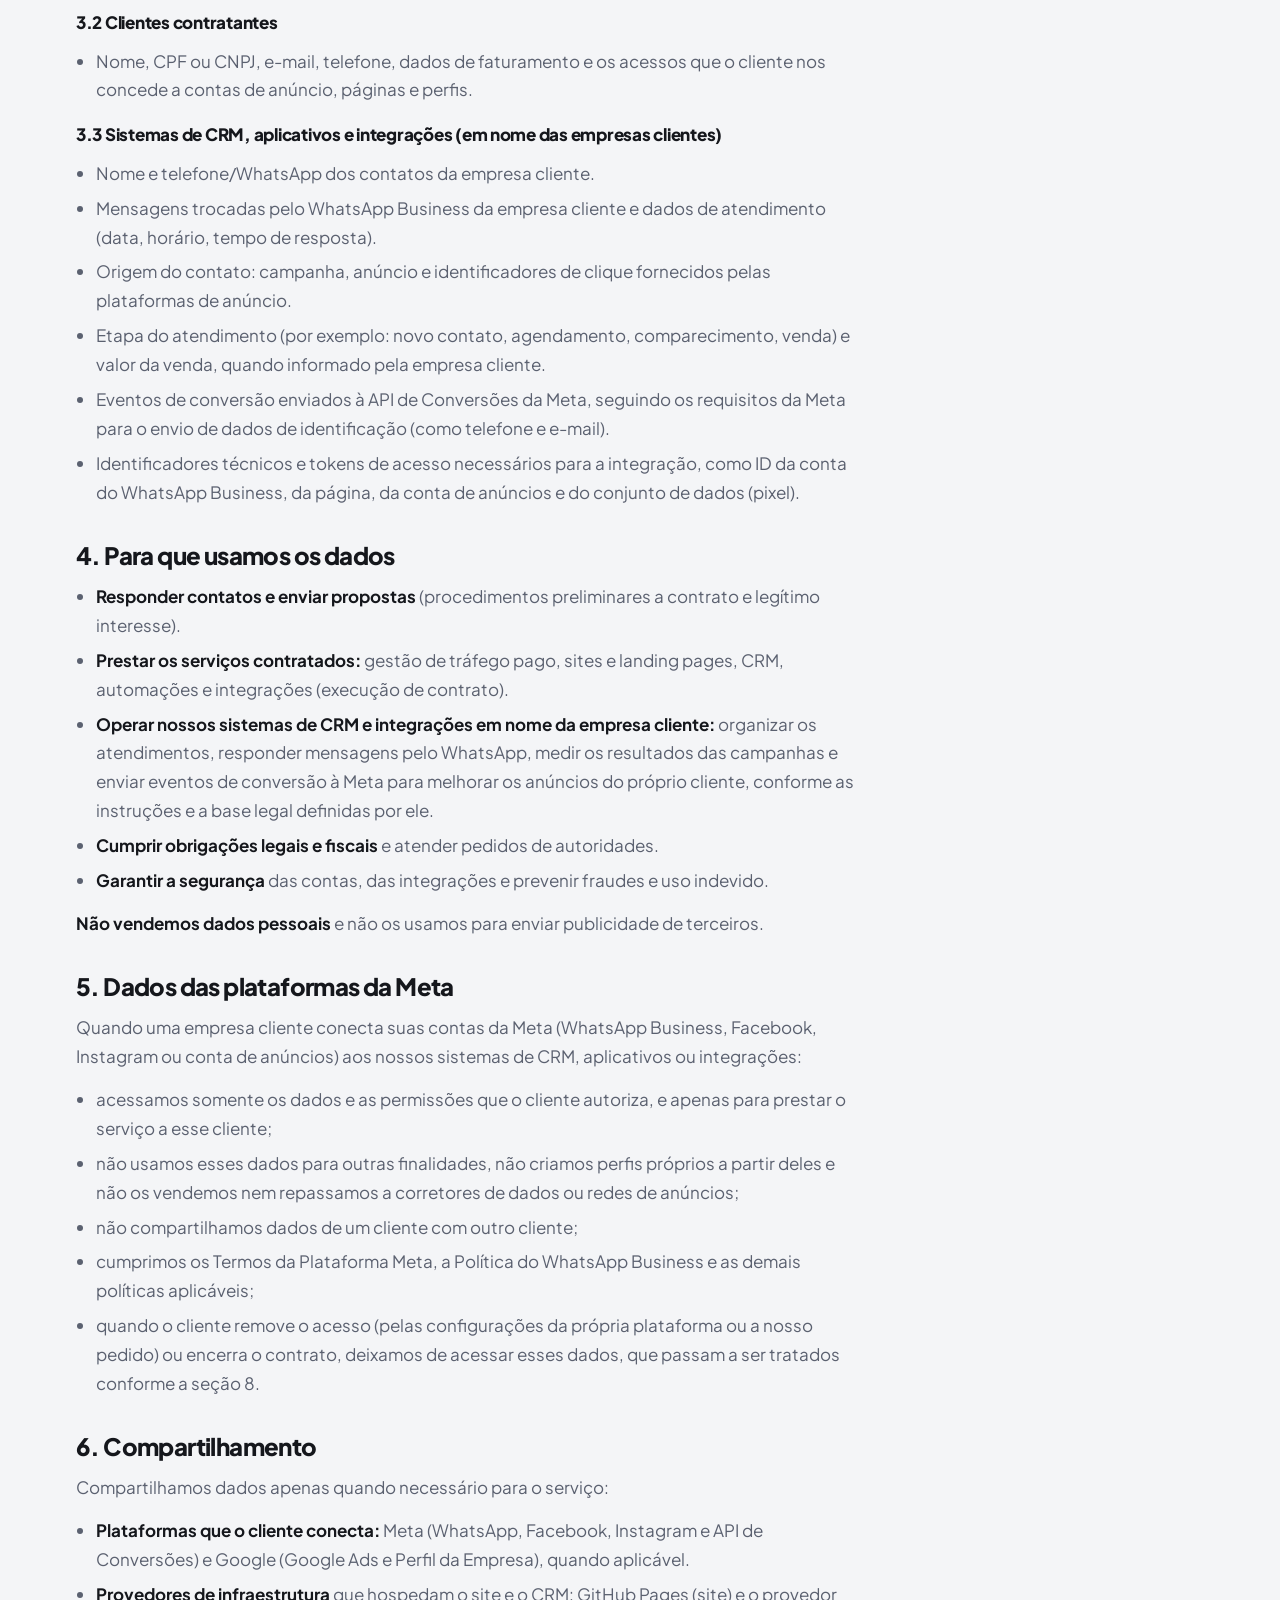
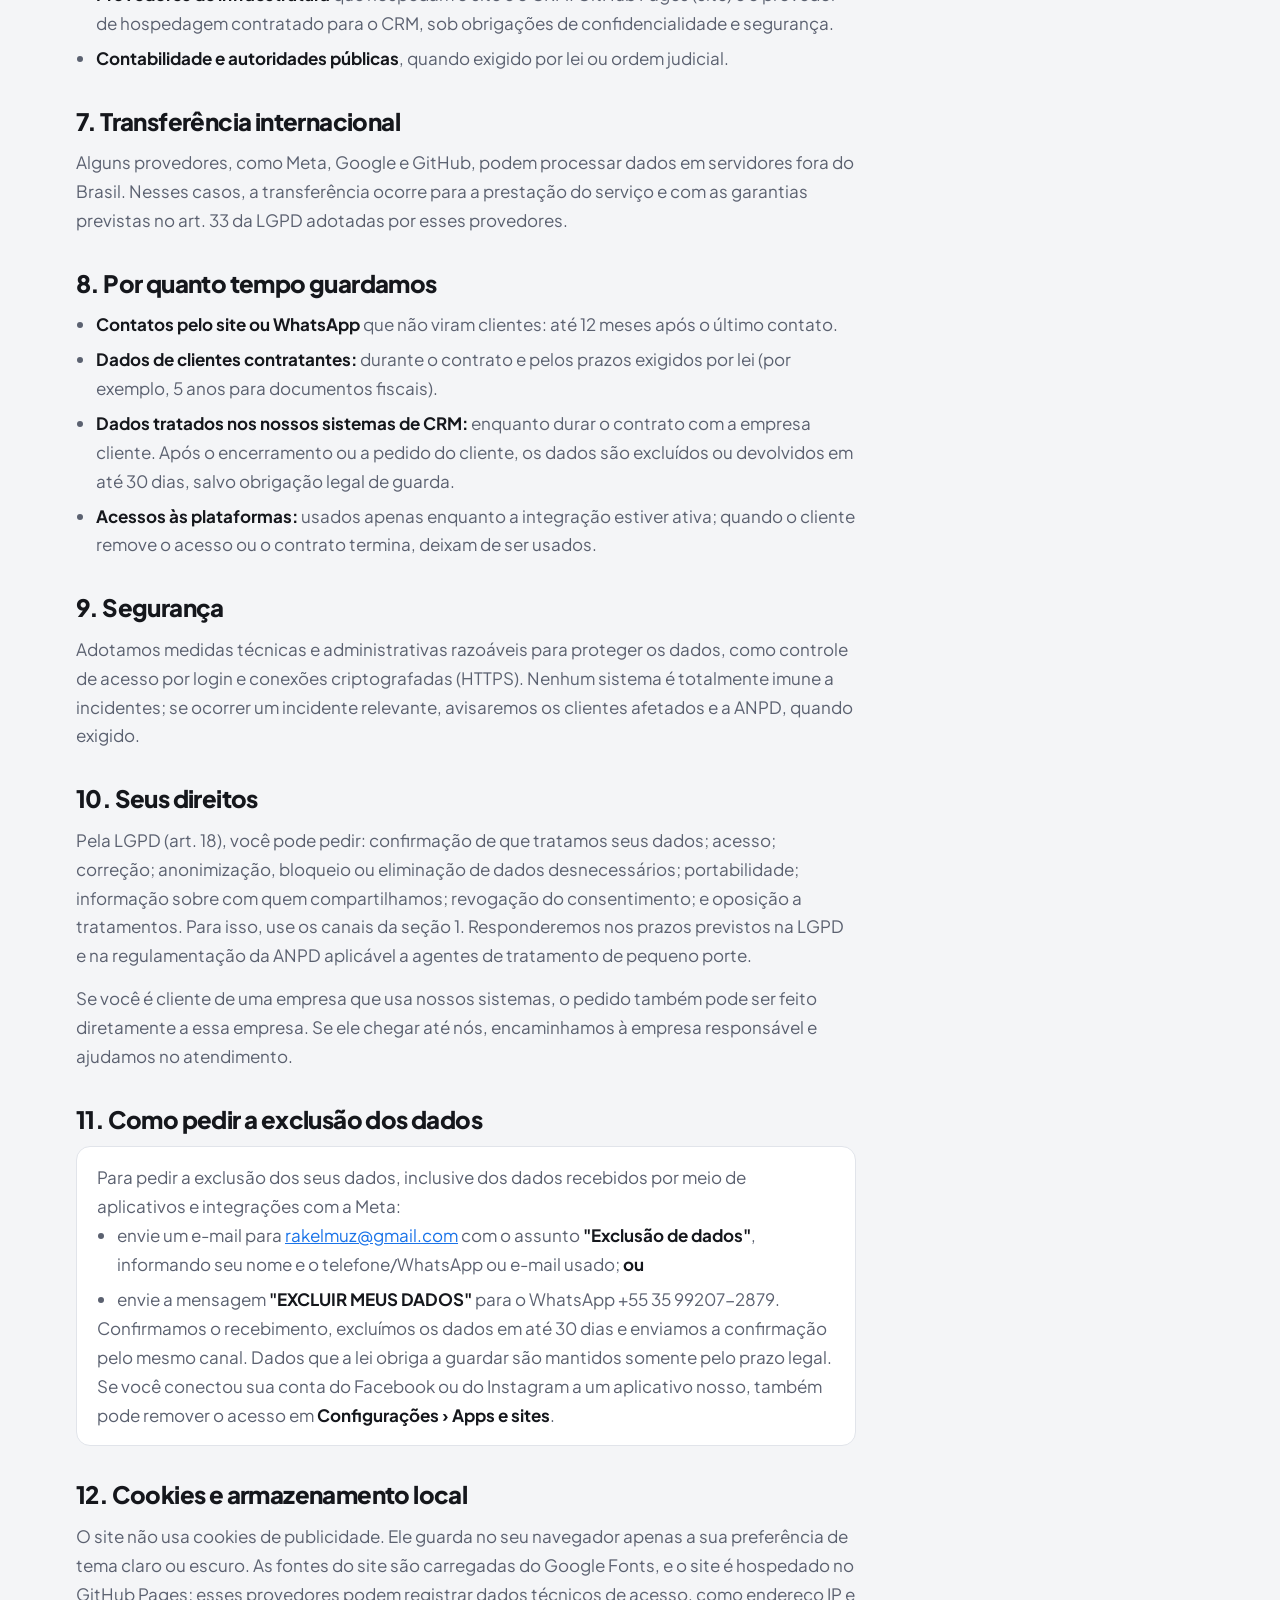
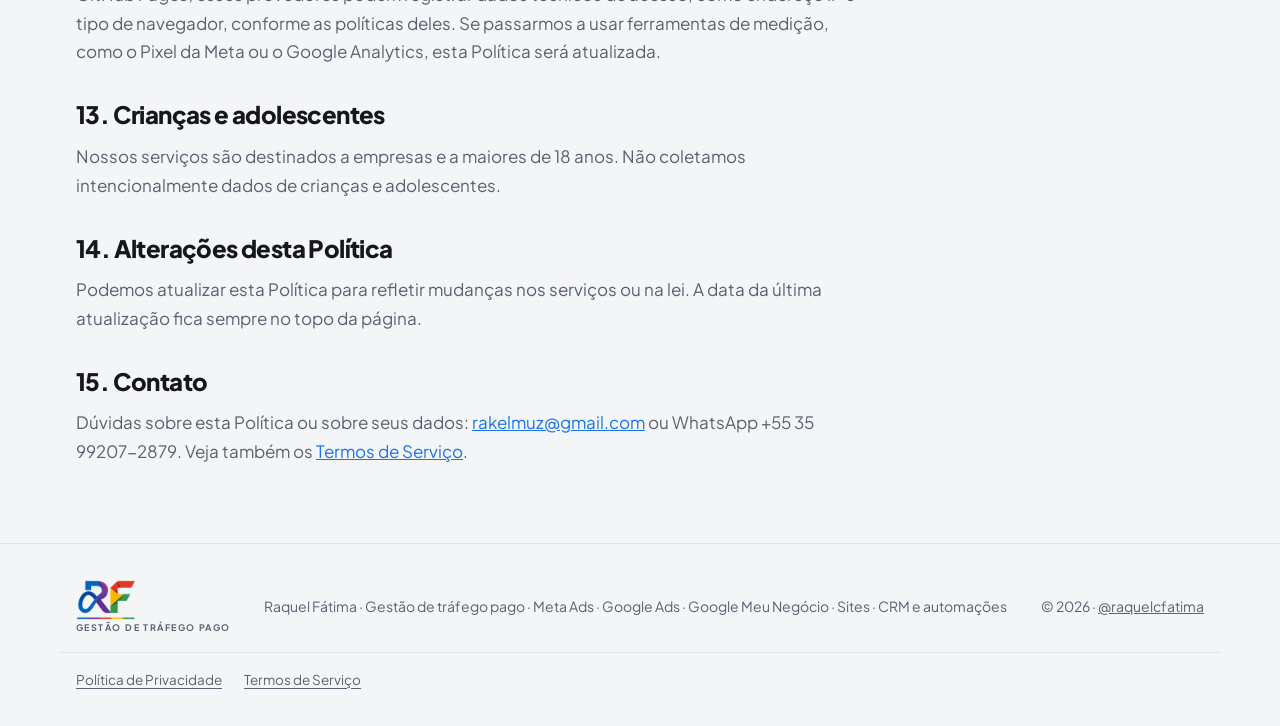
<file: privacy.html>
<!doctype html>
<html lang="pt-BR">
<head>
<meta charset="utf-8">
<meta name="viewport" content="width=device-width, initial-scale=1, viewport-fit=cover">
<title>Política de Privacidade · RF Raquel Fátima</title>
<meta name="description" content="Política de Privacidade de Raquel Fátima – Tech Provider (RF): como tratamos dados no site, no atendimento e nos nossos sistemas de CRM, aplicativos e integrações com a Meta.">
<meta name="robots" content="index, follow">
<link rel="canonical" href="https://trafegopagocomraquel.com.br/privacy.html">
<meta name="theme-color" content="#F4F5F7">
<link rel="icon" href="assets/img/favicon-32.png" type="image/png" sizes="32x32">
<link rel="icon" href="assets/img/favicon-192.png" type="image/png" sizes="192x192">
<link rel="apple-touch-icon" href="assets/img/apple-touch-icon.png">
<link rel="preconnect" href="https://fonts.googleapis.com">
<link rel="preconnect" href="https://fonts.gstatic.com" crossorigin>
<link href="https://fonts.googleapis.com/css2?family=Allura&family=Plus+Jakarta+Sans:wght@400;500;600;700;800&display=swap" rel="stylesheet">
<script>(function(d){d.classList.add('js');d.lang='pt-BR';var t='light';try{t=localStorage.getItem('rq-tema')||'light'}catch(e){}d.setAttribute('data-theme',t==='dark'?'dark':'light')})(document.documentElement);</script>
<link rel="stylesheet" href="assets/css/style.css">
</head>
<body>
<header class="top">
  <div class="wrap top-in">
    <a class="brand" href="https://trafegopagocomraquel.com.br/" aria-label="RF, voltar ao site"><img class="logo logo-claro " src="assets/img/rf-logo.png" width="300" height="199" alt="RF Raquel Fátima, tráfego pago"><img class="logo logo-escuro " src="assets/img/rf-logo-branco.png" width="300" height="199" alt="" aria-hidden="true"><small>Gestão de tráfego pago</small></a>
    <a class="btn sm top-back" href="https://trafegopagocomraquel.com.br/">Voltar ao site</a>
  </div>
</header>
<main class="legal-main">
  <div class="wrap">
<article class="legal">
  <p class="label">Documento legal<span class="gline" aria-hidden="true"><i></i><i></i><i></i><i></i></span></p>
  <h1>Política de Privacidade</h1>
  <p class="updated">Última atualização: 22 de outubro de 2026</p>
  <p>Esta Política explica como <strong>Raquel Fátima – Tech Provider</strong> (marca RF, "nós") coleta, usa, compartilha e protege dados pessoais no site <a href="https://trafegopagocomraquel.com.br/">trafegopagocomraquel.com.br</a>, no atendimento aos clientes e nas ferramentas que desenvolvemos e operamos: <strong>nossos sistemas de CRM, aplicativos e integrações</strong>, inclusive integrações com as plataformas da Meta (WhatsApp Business Platform, Facebook, Instagram e API de Conversões). Ela segue a Lei Geral de Proteção de Dados (Lei nº 13.709/2018, "LGPD").</p>

  <nav class="toc" aria-label="Nesta página">
    <strong>Nesta página</strong>
    <ol>
      <li><a href="#quem-somos">Quem somos</a></li>
      <li><a href="#papel">Nosso papel no tratamento</a></li>
      <li><a href="#dados">Quais dados tratamos</a></li>
      <li><a href="#finalidades">Para que usamos os dados</a></li>
      <li><a href="#meta">Dados das plataformas da Meta</a></li>
      <li><a href="#compartilhamento">Compartilhamento</a></li>
      <li><a href="#internacional">Transferência internacional</a></li>
      <li><a href="#retencao">Por quanto tempo guardamos</a></li>
      <li><a href="#seguranca">Segurança</a></li>
      <li><a href="#direitos">Seus direitos</a></li>
      <li><a href="#exclusao-de-dados">Como pedir a exclusão dos dados</a></li>
      <li><a href="#cookies">Cookies e armazenamento local</a></li>
      <li><a href="#menores">Crianças e adolescentes</a></li>
      <li><a href="#alteracoes">Alterações desta Política</a></li>
      <li><a href="#contato">Contato</a></li>
    </ol>
  </nav>

  <h2 id="quem-somos">1. Quem somos</h2>
  <div class="box">
    <p><strong>Responsável:</strong> Raquel Fátima – Tech Provider<br>
    <strong>E-mail:</strong> <a href="mailto:rakelmuz@gmail.com">rakelmuz@gmail.com</a><br>
    <strong>WhatsApp:</strong> +55 35 99207-2879</p>
  </div>
  <p>Esses são os nossos canais de comunicação com os titulares de dados. Como agente de tratamento de pequeno porte, disponibilizamos esse canal nos termos da Resolução CD/ANPD nº 2/2022.</p>

  <h2 id="papel">2. Nosso papel no tratamento</h2>
  <ul>
    <li><strong>Como controladora:</strong> quando tratamos dados de quem visita o site, entra em contato conosco ou contrata nossos serviços.</li>
    <li><strong>Como operadora:</strong> quando prestamos serviços a empresas clientes (por exemplo, clínicas e lojas) e, por meio dos nossos sistemas de CRM, aplicativos e integrações, tratamos dados dos contatos e clientes dessas empresas em nome delas e conforme as instruções delas. Nesses casos, a empresa cliente é a controladora e é responsável por informar seus clientes e definir a base legal do tratamento.</li>
  </ul>

  <h2 id="dados">3. Quais dados tratamos</h2>
  <h3>3.1 Site e contato</h3>
  <ul>
    <li>Nome, cidade, ramo e tipo de negócio e a mensagem que você escreve no formulário. O formulário <strong>não armazena</strong> esses dados: ele apenas monta a mensagem que você mesmo envia pelo WhatsApp.</li>
    <li>Seu número de WhatsApp e o conteúdo das conversas quando você fala conosco.</li>
  </ul>
  <h3>3.2 Clientes contratantes</h3>
  <ul>
    <li>Nome, CPF ou CNPJ, e-mail, telefone, dados de faturamento e os acessos que o cliente nos concede a contas de anúncio, páginas e perfis.</li>
  </ul>
  <h3>3.3 Sistemas de CRM, aplicativos e integrações (em nome das empresas clientes)</h3>
  <ul>
    <li>Nome e telefone/WhatsApp dos contatos da empresa cliente.</li>
    <li>Mensagens trocadas pelo WhatsApp Business da empresa cliente e dados de atendimento (data, horário, tempo de resposta).</li>
    <li>Origem do contato: campanha, anúncio e identificadores de clique fornecidos pelas plataformas de anúncio.</li>
    <li>Etapa do atendimento (por exemplo: novo contato, agendamento, comparecimento, venda) e valor da venda, quando informado pela empresa cliente.</li>
    <li>Eventos de conversão enviados à API de Conversões da Meta, seguindo os requisitos da Meta para o envio de dados de identificação (como telefone e e-mail).</li>
    <li>Identificadores técnicos e tokens de acesso necessários para a integração, como ID da conta do WhatsApp Business, da página, da conta de anúncios e do conjunto de dados (pixel).</li>
  </ul>

  <h2 id="finalidades">4. Para que usamos os dados</h2>
  <ul>
    <li><strong>Responder contatos e enviar propostas</strong> (procedimentos preliminares a contrato e legítimo interesse).</li>
    <li><strong>Prestar os serviços contratados:</strong> gestão de tráfego pago, sites e landing pages, CRM, automações e integrações (execução de contrato).</li>
    <li><strong>Operar nossos sistemas de CRM e integrações em nome da empresa cliente:</strong> organizar os atendimentos, responder mensagens pelo WhatsApp, medir os resultados das campanhas e enviar eventos de conversão à Meta para melhorar os anúncios do próprio cliente, conforme as instruções e a base legal definidas por ele.</li>
    <li><strong>Cumprir obrigações legais e fiscais</strong> e atender pedidos de autoridades.</li>
    <li><strong>Garantir a segurança</strong> das contas, das integrações e prevenir fraudes e uso indevido.</li>
  </ul>
  <p><strong>Não vendemos dados pessoais</strong> e não os usamos para enviar publicidade de terceiros.</p>

  <h2 id="meta">5. Dados das plataformas da Meta</h2>
  <p>Quando uma empresa cliente conecta suas contas da Meta (WhatsApp Business, Facebook, Instagram ou conta de anúncios) aos nossos sistemas de CRM, aplicativos ou integrações:</p>
  <ul>
    <li>acessamos somente os dados e as permissões que o cliente autoriza, e apenas para prestar o serviço a esse cliente;</li>
    <li>não usamos esses dados para outras finalidades, não criamos perfis próprios a partir deles e não os vendemos nem repassamos a corretores de dados ou redes de anúncios;</li>
    <li>não compartilhamos dados de um cliente com outro cliente;</li>
    <li>cumprimos os Termos da Plataforma Meta, a Política do WhatsApp Business e as demais políticas aplicáveis;</li>
    <li>quando o cliente remove o acesso (pelas configurações da própria plataforma ou a nosso pedido) ou encerra o contrato, deixamos de acessar esses dados, que passam a ser tratados conforme a seção 8.</li>
  </ul>

  <h2 id="compartilhamento">6. Compartilhamento</h2>
  <p>Compartilhamos dados apenas quando necessário para o serviço:</p>
  <ul>
    <li><strong>Plataformas que o cliente conecta:</strong> Meta (WhatsApp, Facebook, Instagram e API de Conversões) e Google (Google Ads e Perfil da Empresa), quando aplicável.</li>
    <li><strong>Provedores de infraestrutura</strong> que hospedam o site e o CRM: GitHub Pages (site) e o provedor de hospedagem contratado para o CRM, sob obrigações de confidencialidade e segurança.</li>
    <li><strong>Contabilidade e autoridades públicas</strong>, quando exigido por lei ou ordem judicial.</li>
  </ul>

  <h2 id="internacional">7. Transferência internacional</h2>
  <p>Alguns provedores, como Meta, Google e GitHub, podem processar dados em servidores fora do Brasil. Nesses casos, a transferência ocorre para a prestação do serviço e com as garantias previstas no art. 33 da LGPD adotadas por esses provedores.</p>

  <h2 id="retencao">8. Por quanto tempo guardamos</h2>
  <ul>
    <li><strong>Contatos pelo site ou WhatsApp</strong> que não viram clientes: até 12 meses após o último contato.</li>
    <li><strong>Dados de clientes contratantes:</strong> durante o contrato e pelos prazos exigidos por lei (por exemplo, 5 anos para documentos fiscais).</li>
    <li><strong>Dados tratados nos nossos sistemas de CRM:</strong> enquanto durar o contrato com a empresa cliente. Após o encerramento ou a pedido do cliente, os dados são excluídos ou devolvidos em até 30 dias, salvo obrigação legal de guarda.</li>
    <li><strong>Acessos às plataformas:</strong> usados apenas enquanto a integração estiver ativa; quando o cliente remove o acesso ou o contrato termina, deixam de ser usados.</li>
  </ul>

  <h2 id="seguranca">9. Segurança</h2>
  <p>Adotamos medidas técnicas e administrativas razoáveis para proteger os dados, como controle de acesso por login e conexões criptografadas (HTTPS). Nenhum sistema é totalmente imune a incidentes; se ocorrer um incidente relevante, avisaremos os clientes afetados e a ANPD, quando exigido.</p>

  <h2 id="direitos">10. Seus direitos</h2>
  <p>Pela LGPD (art. 18), você pode pedir: confirmação de que tratamos seus dados; acesso; correção; anonimização, bloqueio ou eliminação de dados desnecessários; portabilidade; informação sobre com quem compartilhamos; revogação do consentimento; e oposição a tratamentos. Para isso, use os canais da seção 1. Responderemos nos prazos previstos na LGPD e na regulamentação da ANPD aplicável a agentes de tratamento de pequeno porte.</p>
  <p>Se você é cliente de uma empresa que usa nossos sistemas, o pedido também pode ser feito diretamente a essa empresa. Se ele chegar até nós, encaminhamos à empresa responsável e ajudamos no atendimento.</p>

  <h2 id="exclusao-de-dados">11. Como pedir a exclusão dos dados</h2>
  <div class="box">
    <p>Para pedir a exclusão dos seus dados, inclusive dos dados recebidos por meio de aplicativos e integrações com a Meta:</p>
    <ul>
      <li>envie um e-mail para <a href="mailto:rakelmuz@gmail.com">rakelmuz@gmail.com</a> com o assunto <strong>"Exclusão de dados"</strong>, informando seu nome e o telefone/WhatsApp ou e-mail usado; <strong>ou</strong></li>
      <li>envie a mensagem <strong>"EXCLUIR MEUS DADOS"</strong> para o WhatsApp +55 35 99207-2879.</li>
    </ul>
    <p>Confirmamos o recebimento, excluímos os dados em até 30 dias e enviamos a confirmação pelo mesmo canal. Dados que a lei obriga a guardar são mantidos somente pelo prazo legal. Se você conectou sua conta do Facebook ou do Instagram a um aplicativo nosso, também pode remover o acesso em <strong>Configurações › Apps e sites</strong>.</p>
  </div>

  <h2 id="cookies">12. Cookies e armazenamento local</h2>
  <p>O site não usa cookies de publicidade. Ele guarda no seu navegador apenas a sua preferência de tema claro ou escuro. As fontes do site são carregadas do Google Fonts, e o site é hospedado no GitHub Pages; esses provedores podem registrar dados técnicos de acesso, como endereço IP e tipo de navegador, conforme as políticas deles. Se passarmos a usar ferramentas de medição, como o Pixel da Meta ou o Google Analytics, esta Política será atualizada.</p>

  <h2 id="menores">13. Crianças e adolescentes</h2>
  <p>Nossos serviços são destinados a empresas e a maiores de 18 anos. Não coletamos intencionalmente dados de crianças e adolescentes.</p>

  <h2 id="alteracoes">14. Alterações desta Política</h2>
  <p>Podemos atualizar esta Política para refletir mudanças nos serviços ou na lei. A data da última atualização fica sempre no topo da página.</p>

  <h2 id="contato">15. Contato</h2>
  <p>Dúvidas sobre esta Política ou sobre seus dados: <a href="mailto:rakelmuz@gmail.com">rakelmuz@gmail.com</a> ou WhatsApp +55 35 99207-2879. Veja também os <a href="https://trafegopagocomraquel.com.br/terms.html">Termos de Serviço</a>.</p>
</article>

  </div>
</main>
<footer>
  <div class="wrap foot">
    <span class="brand"><img class="logo logo-claro " src="assets/img/rf-logo.png" width="300" height="199" alt="RF Raquel Fátima, tráfego pago"><img class="logo logo-escuro " src="assets/img/rf-logo-branco.png" width="300" height="199" alt="" aria-hidden="true"><small>Gestão de tráfego pago</small></span>
    <span>Raquel Fátima · Gestão de tráfego pago · Meta Ads · Google Ads · Google Meu Negócio · Sites · CRM e automações</span>
    <span>© 2026 · <a href="https://www.instagram.com/raquelcfatima/" target="_blank" rel="noopener">@raquelcfatima</a></span>
  </div>
  <nav class="wrap foot-links" aria-label="Documentos legais"><a href="https://trafegopagocomraquel.com.br/privacy.html">Política de Privacidade</a><a href="https://trafegopagocomraquel.com.br/terms.html">Termos de Serviço</a></nav>
</footer>
</body>
</html>
</file>
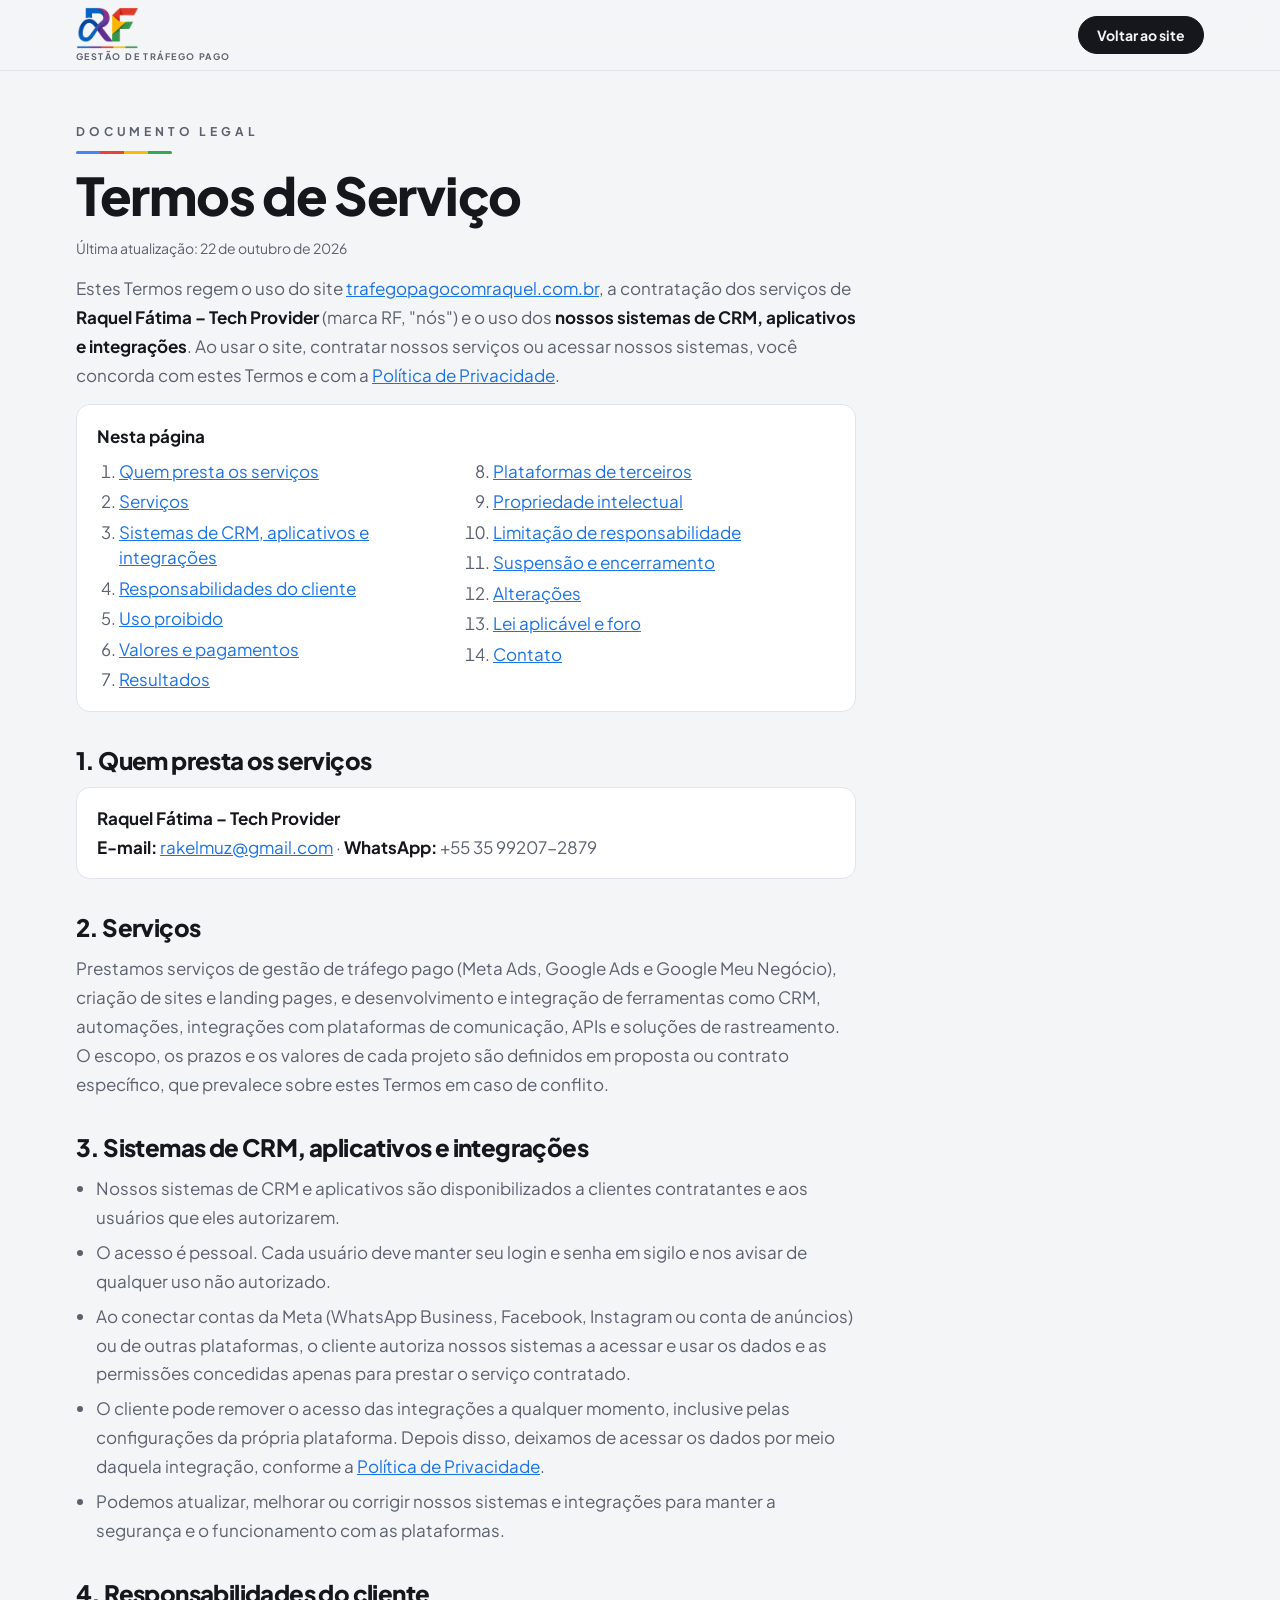
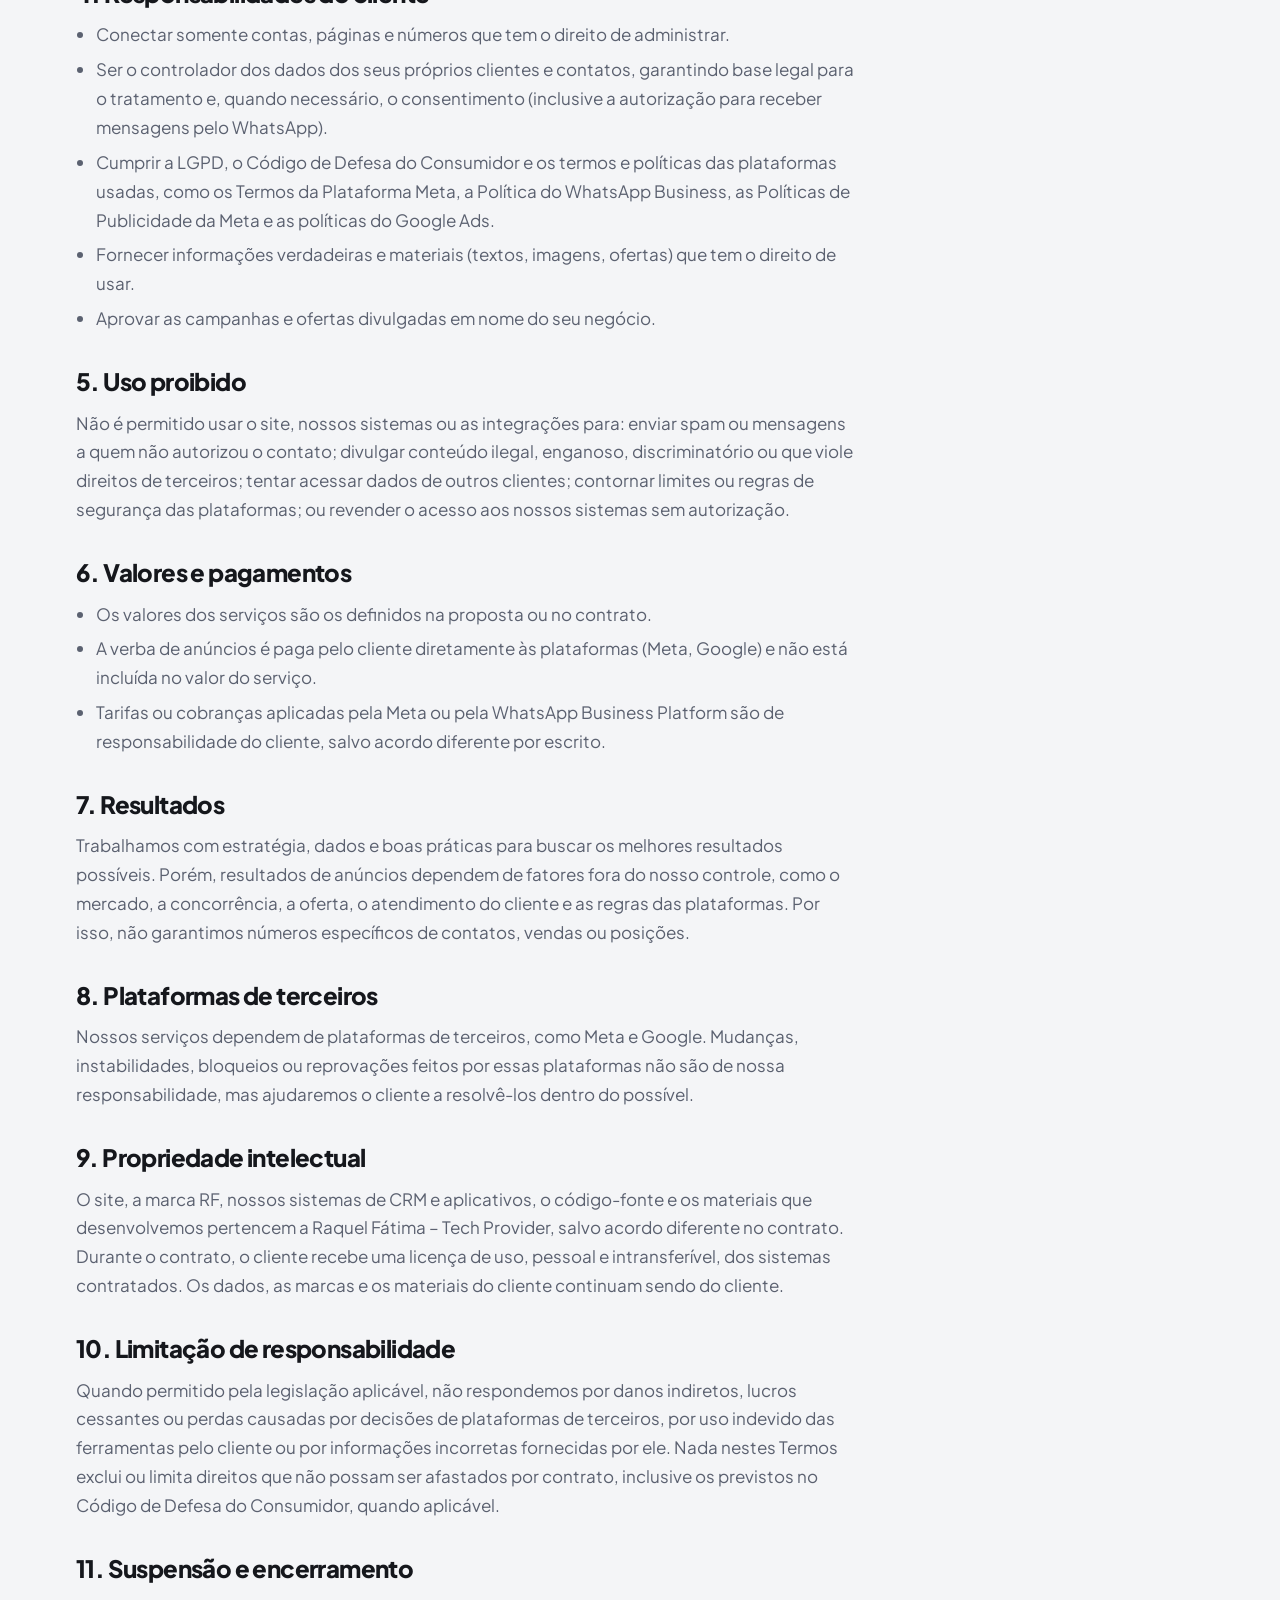
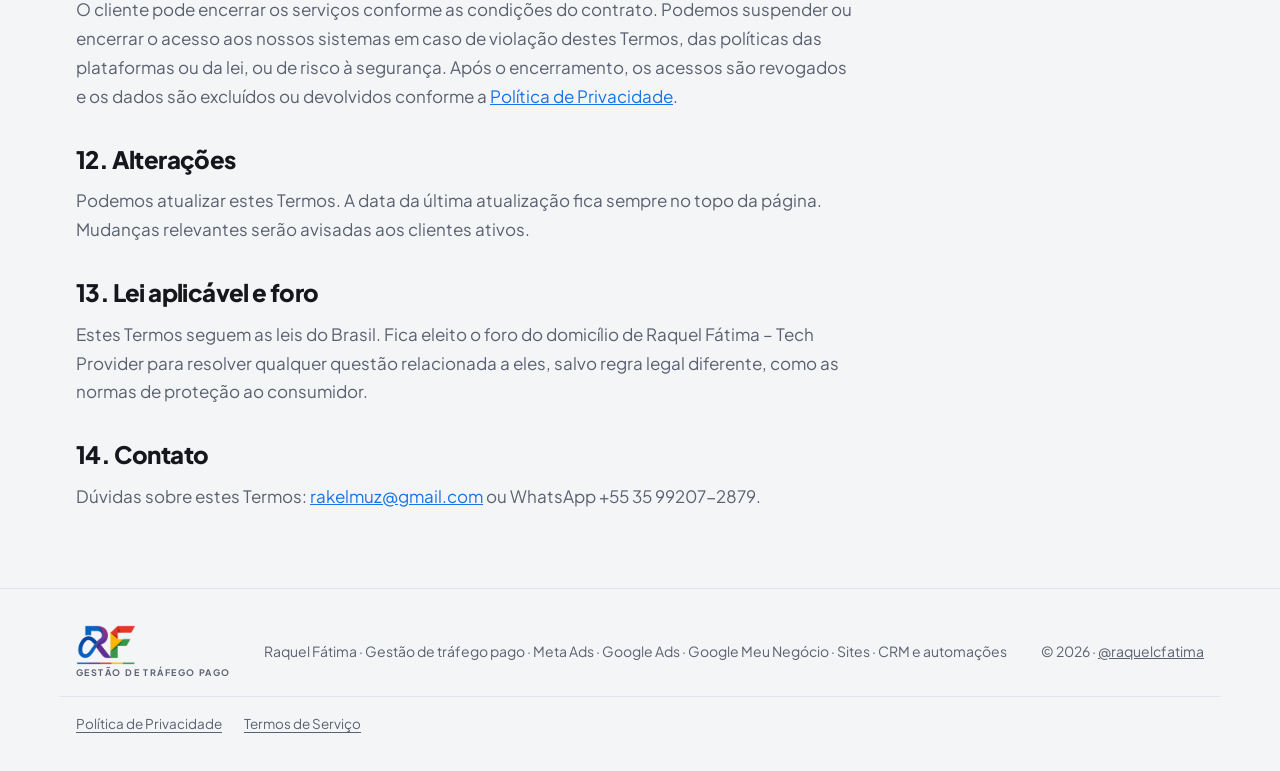
<file: terms.html>
<!doctype html>
<html lang="pt-BR">
<head>
<meta charset="utf-8">
<meta name="viewport" content="width=device-width, initial-scale=1, viewport-fit=cover">
<title>Termos de Serviço · RF Raquel Fátima</title>
<meta name="description" content="Termos de Serviço de Raquel Fátima – Tech Provider (RF): condições de uso do site, dos serviços de tráfego pago e dos nossos sistemas de CRM, aplicativos e integrações.">
<meta name="robots" content="index, follow">
<link rel="canonical" href="https://trafegopagocomraquel.com.br/terms.html">
<meta name="theme-color" content="#F4F5F7">
<link rel="icon" href="assets/img/favicon-32.png" type="image/png" sizes="32x32">
<link rel="icon" href="assets/img/favicon-192.png" type="image/png" sizes="192x192">
<link rel="apple-touch-icon" href="assets/img/apple-touch-icon.png">
<link rel="preconnect" href="https://fonts.googleapis.com">
<link rel="preconnect" href="https://fonts.gstatic.com" crossorigin>
<link href="https://fonts.googleapis.com/css2?family=Allura&family=Plus+Jakarta+Sans:wght@400;500;600;700;800&display=swap" rel="stylesheet">
<script>(function(d){d.classList.add('js');d.lang='pt-BR';var t='light';try{t=localStorage.getItem('rq-tema')||'light'}catch(e){}d.setAttribute('data-theme',t==='dark'?'dark':'light')})(document.documentElement);</script>
<link rel="stylesheet" href="assets/css/style.css">
</head>
<body>
<header class="top">
  <div class="wrap top-in">
    <a class="brand" href="https://trafegopagocomraquel.com.br/" aria-label="RF, voltar ao site"><img class="logo logo-claro " src="assets/img/rf-logo.png" width="300" height="199" alt="RF Raquel Fátima, tráfego pago"><img class="logo logo-escuro " src="assets/img/rf-logo-branco.png" width="300" height="199" alt="" aria-hidden="true"><small>Gestão de tráfego pago</small></a>
    <a class="btn sm top-back" href="https://trafegopagocomraquel.com.br/">Voltar ao site</a>
  </div>
</header>
<main class="legal-main">
  <div class="wrap">
<article class="legal">
  <p class="label">Documento legal<span class="gline" aria-hidden="true"><i></i><i></i><i></i><i></i></span></p>
  <h1>Termos de Serviço</h1>
  <p class="updated">Última atualização: 22 de outubro de 2026</p>
  <p>Estes Termos regem o uso do site <a href="https://trafegopagocomraquel.com.br/">trafegopagocomraquel.com.br</a>, a contratação dos serviços de <strong>Raquel Fátima – Tech Provider</strong> (marca RF, "nós") e o uso dos <strong>nossos sistemas de CRM, aplicativos e integrações</strong>. Ao usar o site, contratar nossos serviços ou acessar nossos sistemas, você concorda com estes Termos e com a <a href="https://trafegopagocomraquel.com.br/privacy.html">Política de Privacidade</a>.</p>

  <nav class="toc" aria-label="Nesta página">
    <strong>Nesta página</strong>
    <ol>
      <li><a href="#quem-presta">Quem presta os serviços</a></li>
      <li><a href="#servicos">Serviços</a></li>
      <li><a href="#crm">Sistemas de CRM, aplicativos e integrações</a></li>
      <li><a href="#responsabilidades">Responsabilidades do cliente</a></li>
      <li><a href="#uso-proibido">Uso proibido</a></li>
      <li><a href="#pagamentos">Valores e pagamentos</a></li>
      <li><a href="#resultados">Resultados</a></li>
      <li><a href="#terceiros">Plataformas de terceiros</a></li>
      <li><a href="#propriedade">Propriedade intelectual</a></li>
      <li><a href="#limitacao">Limitação de responsabilidade</a></li>
      <li><a href="#encerramento">Suspensão e encerramento</a></li>
      <li><a href="#alteracoes">Alterações</a></li>
      <li><a href="#lei">Lei aplicável e foro</a></li>
      <li><a href="#contato">Contato</a></li>
    </ol>
  </nav>

  <h2 id="quem-presta">1. Quem presta os serviços</h2>
  <div class="box">
    <p><strong>Raquel Fátima – Tech Provider</strong><br>
    <strong>E-mail:</strong> <a href="mailto:rakelmuz@gmail.com">rakelmuz@gmail.com</a> · <strong>WhatsApp:</strong> +55 35 99207-2879</p>
  </div>

  <h2 id="servicos">2. Serviços</h2>
  <p>Prestamos serviços de gestão de tráfego pago (Meta Ads, Google Ads e Google Meu Negócio), criação de sites e landing pages, e desenvolvimento e integração de ferramentas como CRM, automações, integrações com plataformas de comunicação, APIs e soluções de rastreamento. O escopo, os prazos e os valores de cada projeto são definidos em proposta ou contrato específico, que prevalece sobre estes Termos em caso de conflito.</p>

  <h2 id="crm">3. Sistemas de CRM, aplicativos e integrações</h2>
  <ul>
    <li>Nossos sistemas de CRM e aplicativos são disponibilizados a clientes contratantes e aos usuários que eles autorizarem.</li>
    <li>O acesso é pessoal. Cada usuário deve manter seu login e senha em sigilo e nos avisar de qualquer uso não autorizado.</li>
    <li>Ao conectar contas da Meta (WhatsApp Business, Facebook, Instagram ou conta de anúncios) ou de outras plataformas, o cliente autoriza nossos sistemas a acessar e usar os dados e as permissões concedidas apenas para prestar o serviço contratado.</li>
    <li>O cliente pode remover o acesso das integrações a qualquer momento, inclusive pelas configurações da própria plataforma. Depois disso, deixamos de acessar os dados por meio daquela integração, conforme a <a href="https://trafegopagocomraquel.com.br/privacy.html">Política de Privacidade</a>.</li>
    <li>Podemos atualizar, melhorar ou corrigir nossos sistemas e integrações para manter a segurança e o funcionamento com as plataformas.</li>
  </ul>

  <h2 id="responsabilidades">4. Responsabilidades do cliente</h2>
  <ul>
    <li>Conectar somente contas, páginas e números que tem o direito de administrar.</li>
    <li>Ser o controlador dos dados dos seus próprios clientes e contatos, garantindo base legal para o tratamento e, quando necessário, o consentimento (inclusive a autorização para receber mensagens pelo WhatsApp).</li>
    <li>Cumprir a LGPD, o Código de Defesa do Consumidor e os termos e políticas das plataformas usadas, como os Termos da Plataforma Meta, a Política do WhatsApp Business, as Políticas de Publicidade da Meta e as políticas do Google Ads.</li>
    <li>Fornecer informações verdadeiras e materiais (textos, imagens, ofertas) que tem o direito de usar.</li>
    <li>Aprovar as campanhas e ofertas divulgadas em nome do seu negócio.</li>
  </ul>

  <h2 id="uso-proibido">5. Uso proibido</h2>
  <p>Não é permitido usar o site, nossos sistemas ou as integrações para: enviar spam ou mensagens a quem não autorizou o contato; divulgar conteúdo ilegal, enganoso, discriminatório ou que viole direitos de terceiros; tentar acessar dados de outros clientes; contornar limites ou regras de segurança das plataformas; ou revender o acesso aos nossos sistemas sem autorização.</p>

  <h2 id="pagamentos">6. Valores e pagamentos</h2>
  <ul>
    <li>Os valores dos serviços são os definidos na proposta ou no contrato.</li>
    <li>A verba de anúncios é paga pelo cliente diretamente às plataformas (Meta, Google) e não está incluída no valor do serviço.</li>
    <li>Tarifas ou cobranças aplicadas pela Meta ou pela WhatsApp Business Platform são de responsabilidade do cliente, salvo acordo diferente por escrito.</li>
  </ul>

  <h2 id="resultados">7. Resultados</h2>
  <p>Trabalhamos com estratégia, dados e boas práticas para buscar os melhores resultados possíveis. Porém, resultados de anúncios dependem de fatores fora do nosso controle, como o mercado, a concorrência, a oferta, o atendimento do cliente e as regras das plataformas. Por isso, não garantimos números específicos de contatos, vendas ou posições.</p>

  <h2 id="terceiros">8. Plataformas de terceiros</h2>
  <p>Nossos serviços dependem de plataformas de terceiros, como Meta e Google. Mudanças, instabilidades, bloqueios ou reprovações feitos por essas plataformas não são de nossa responsabilidade, mas ajudaremos o cliente a resolvê-los dentro do possível.</p>

  <h2 id="propriedade">9. Propriedade intelectual</h2>
  <p>O site, a marca RF, nossos sistemas de CRM e aplicativos, o código-fonte e os materiais que desenvolvemos pertencem a Raquel Fátima – Tech Provider, salvo acordo diferente no contrato. Durante o contrato, o cliente recebe uma licença de uso, pessoal e intransferível, dos sistemas contratados. Os dados, as marcas e os materiais do cliente continuam sendo do cliente.</p>

  <h2 id="limitacao">10. Limitação de responsabilidade</h2>
  <p>Quando permitido pela legislação aplicável, não respondemos por danos indiretos, lucros cessantes ou perdas causadas por decisões de plataformas de terceiros, por uso indevido das ferramentas pelo cliente ou por informações incorretas fornecidas por ele. Nada nestes Termos exclui ou limita direitos que não possam ser afastados por contrato, inclusive os previstos no Código de Defesa do Consumidor, quando aplicável.</p>

  <h2 id="encerramento">11. Suspensão e encerramento</h2>
  <p>O cliente pode encerrar os serviços conforme as condições do contrato. Podemos suspender ou encerrar o acesso aos nossos sistemas em caso de violação destes Termos, das políticas das plataformas ou da lei, ou de risco à segurança. Após o encerramento, os acessos são revogados e os dados são excluídos ou devolvidos conforme a <a href="https://trafegopagocomraquel.com.br/privacy.html">Política de Privacidade</a>.</p>

  <h2 id="alteracoes">12. Alterações</h2>
  <p>Podemos atualizar estes Termos. A data da última atualização fica sempre no topo da página. Mudanças relevantes serão avisadas aos clientes ativos.</p>

  <h2 id="lei">13. Lei aplicável e foro</h2>
  <p>Estes Termos seguem as leis do Brasil. Fica eleito o foro do domicílio de Raquel Fátima – Tech Provider para resolver qualquer questão relacionada a eles, salvo regra legal diferente, como as normas de proteção ao consumidor.</p>

  <h2 id="contato">14. Contato</h2>
  <p>Dúvidas sobre estes Termos: <a href="mailto:rakelmuz@gmail.com">rakelmuz@gmail.com</a> ou WhatsApp +55 35 99207-2879.</p>
</article>

  </div>
</main>
<footer>
  <div class="wrap foot">
    <span class="brand"><img class="logo logo-claro " src="assets/img/rf-logo.png" width="300" height="199" alt="RF Raquel Fátima, tráfego pago"><img class="logo logo-escuro " src="assets/img/rf-logo-branco.png" width="300" height="199" alt="" aria-hidden="true"><small>Gestão de tráfego pago</small></span>
    <span>Raquel Fátima · Gestão de tráfego pago · Meta Ads · Google Ads · Google Meu Negócio · Sites · CRM e automações</span>
    <span>© 2026 · <a href="https://www.instagram.com/raquelcfatima/" target="_blank" rel="noopener">@raquelcfatima</a></span>
  </div>
  <nav class="wrap foot-links" aria-label="Documentos legais"><a href="https://trafegopagocomraquel.com.br/privacy.html">Política de Privacidade</a><a href="https://trafegopagocomraquel.com.br/terms.html">Termos de Serviço</a></nav>
</footer>
</body>
</html>
</file>
<file: assets/css/style.css>
/* Raquel Fátima · Tráfego Pago — estilos */
html,body{margin:0}img{max-width:100%}[hidden]{display:none!important}

/* Layout: estúdio claro de escritório — fundo branco/cinza com cena desfocada, títulos pretos com destaque azul, linha nas 4 cores do Google como assinatura; conteúdo em coluna de 1160px */
:root{
  --bg:#F4F5F7; --surface:#FFFFFF; --surface-2:#ECEEF2; --ink:#15171C; --ink-soft:#5B6170; --line:#E1E4EA;
  --blue:#1A73E8; --blue-soft:#E8F0FD;
  --g-blue:#4285F4; --g-red:#EA4335; --g-yellow:#FBBC04; --g-green:#34A853;
  --sand:#EADCCB; --sand-ink:#2B2620;
  --dark:#121418; --on-dark:#F2F3F5; --on-dark-soft:#A9AEB9;
  --shadow:0 1px 2px rgba(21,23,28,.06),0 12px 32px -14px rgba(21,23,28,.22);
  --blur-a:#D9DCE2; --blur-b:#2A2D33; --blur-c:#B9C4B3;
  --f-display:'Plus Jakarta Sans',system-ui,-apple-system,'Segoe UI',Roboto,sans-serif;
  --f-body:'Plus Jakarta Sans',system-ui,-apple-system,'Segoe UI',Roboto,sans-serif;
  --f-script:'Allura','Segoe Script','Brush Script MT',cursive;
  --maxw:1160px;
}
@media (prefers-color-scheme: dark){
  :root:not([data-theme="light"]){
    --bg:#0F1115; --surface:#171A20; --surface-2:#1F232B; --ink:#EEF0F4; --ink-soft:#A3A9B6; --line:#2A2E37;
    --blue:#6EA8FF; --blue-soft:#18243A;
    --sand:#3A3128; --sand-ink:#F1E6D8;
    --shadow:0 1px 2px rgba(0,0,0,.3),0 14px 34px -14px rgba(0,0,0,.7);
    --blur-a:#222630; --blur-b:#050608; --blur-c:#22302A;
    color-scheme:dark;
  }
}
:root[data-theme="dark"]{
  --bg:#0F1115; --surface:#171A20; --surface-2:#1F232B; --ink:#EEF0F4; --ink-soft:#A3A9B6; --line:#2A2E37;
  --blue:#6EA8FF; --blue-soft:#18243A;
  --sand:#3A3128; --sand-ink:#F1E6D8;
  --shadow:0 1px 2px rgba(0,0,0,.3),0 14px 34px -14px rgba(0,0,0,.7);
  --blur-a:#222630; --blur-b:#050608; --blur-c:#22302A;
  color-scheme:dark;
}

*{box-sizing:border-box}
html{scroll-behavior:smooth;scroll-padding-top:84px}
body{background:var(--bg);color:var(--ink);font-family:var(--f-body);font-size:17px;line-height:1.62;-webkit-font-smoothing:antialiased;overflow-x:hidden}
body::before{content:"";position:fixed;inset:0 0 auto;height:env(safe-area-inset-top,0px);z-index:10;background:var(--bg)}
a{color:inherit}
:focus-visible{outline:3px solid var(--blue);outline-offset:3px;border-radius:6px}
.wrap{max-width:var(--maxw);margin:0 auto;padding-left:max(16px,env(safe-area-inset-left,0px));padding-right:max(16px,env(safe-area-inset-right,0px))}
h1,h2,h3{font-family:var(--f-display);font-weight:800;letter-spacing:-.025em;text-wrap:balance;margin:0}
h1{font-size:clamp(40px,5.6vw,74px);line-height:1.04}
h2{font-size:clamp(32px,4.4vw,54px);line-height:1.06}
h3{font-size:clamp(20px,2vw,23px);line-height:1.2;letter-spacing:-.015em}
p{margin:0}
.lede{font-size:clamp(17.5px,1.5vw,19.5px);color:var(--ink-soft);max-width:58ch}
.lede b,.lede strong{color:var(--ink)}
.soft{color:var(--ink-soft)}
section{padding-block:clamp(40px,5vw,68px)}
#foco{padding-top:clamp(32px,4vw,52px)}
.band{background:var(--surface)}

/* rótulo espaçado + linha Google */
.label{font-size:12px;font-weight:700;letter-spacing:.32em;text-transform:uppercase;color:var(--ink-soft);display:flex;flex-direction:column;gap:8px}
.gline{display:flex;width:96px;height:3px;border-radius:2px;overflow:hidden}
.gline i{flex:1;background:var(--g-blue);transform-origin:left;transition:transform .5s cubic-bezier(.65,0,.35,1)}
.gline i:nth-child(2){background:var(--g-red);transition-delay:.12s}
.gline i:nth-child(3){background:var(--g-yellow);transition-delay:.24s}
.gline i:nth-child(4){background:var(--g-green);transition-delay:.36s}
html.js .gline.io:not(.in) i{transform:scaleX(0)}
.dash-blue{display:block;width:34px;height:3px;border-radius:2px;background:var(--blue)}
.pill{display:inline-flex;align-items:center;gap:8px;font-size:11.5px;font-weight:700;letter-spacing:.24em;text-transform:uppercase;border:1.5px solid var(--ink);border-radius:999px;padding:6px 14px}
.script{font-family:var(--f-script);font-weight:400;line-height:1;color:var(--ink)}

/* palavra em destaque azul, com varredura de cor */
.hl{background:linear-gradient(90deg,var(--blue) 0 50%,var(--ink) 50% 100%);background-size:200% 100%;background-position:0 0;-webkit-background-clip:text;background-clip:text;color:transparent;transition:background-position .9s cubic-bezier(.65,0,.25,1)}
html.js .hl.io:not(.in){background-position:100% 0}
.hero .hl{transition-delay:.8s}
.hero .hl+.hl,.hero .hl.d2{transition-delay:1.1s}


/* traços desenhados */
.dw{fill:none;stroke:currentColor;stroke-width:1.9;stroke-linecap:round;stroke-linejoin:round;overflow:visible}
.dw *{stroke-dasharray:1;stroke-dashoffset:0;vector-effect:non-scaling-stroke;transition:stroke-dashoffset 1s cubic-bezier(.65,0,.35,1)}
html.js .dw.io:not(.in) *{stroke-dashoffset:1}
.dw *:nth-child(2){transition-delay:.25s} .dw *:nth-child(3){transition-delay:.4s} .dw *:nth-child(4){transition-delay:.55s}

/* botões */
.btn{display:inline-flex;align-items:center;justify-content:center;gap:.55em;font:700 15.5px/1 var(--f-body);text-decoration:none;padding:16px 24px;border-radius:999px;background:var(--ink);color:var(--bg);border:1.5px solid var(--ink);transition:transform .2s ease,box-shadow .2s ease,background .2s;cursor:pointer}
.btn:hover{transform:translateY(-2px);box-shadow:0 10px 22px -10px rgba(26,115,232,.65);background:var(--blue);border-color:var(--blue);color:#fff}
.btn svg{transition:transform .2s}
.btn:hover svg{transform:translateX(3px)}
.btn.ghost{background:transparent;color:var(--ink)}
.btn.ghost:hover{background:var(--surface);color:var(--ink);border-color:var(--ink);box-shadow:var(--shadow)}
.btn.sm{padding:11px 18px;font-size:14px}

/* topo */
.top{position:sticky;top:env(safe-area-inset-top,0px);z-index:20;background:color-mix(in srgb,var(--bg) 88%,transparent);backdrop-filter:blur(10px);-webkit-backdrop-filter:blur(10px);border-bottom:1px solid var(--line)}
.top-in{display:flex;align-items:center;gap:22px;min-height:70px}
.brand{display:inline-flex;flex-direction:column;align-items:flex-start;gap:3px;text-decoration:none;margin-right:auto}
.brand .logo{height:42px;width:auto;display:block}
.foot .brand .logo{height:40px}
.logo-escuro{display:none!important}
:root[data-theme="dark"] .logo-claro{display:none!important}
:root[data-theme="dark"] .logo-escuro{display:block!important}
@media (prefers-color-scheme: dark){:root:not([data-theme="light"]) .logo-claro{display:none!important}:root:not([data-theme="light"]) .logo-escuro{display:block!important}}
.brand small{font-size:9px;font-weight:700;letter-spacing:.16em;text-transform:uppercase;color:var(--ink-soft);line-height:1.2;white-space:nowrap}
.brand .gline{width:100%;min-width:34px;height:3px}
.nav{display:flex;gap:24px;font-weight:600;font-size:14.5px}
.nav a{text-decoration:none;position:relative;color:var(--ink-soft);transition:color .2s}
.nav a:hover{color:var(--ink)}
.nav a::after{content:"";position:absolute;left:0;right:0;bottom:-4px;height:2px;background:var(--blue);transform:scaleX(0);transform-origin:left;transition:transform .25s}
.nav a:hover::after{transform:scaleX(1)}
.theme{flex:none;width:40px;height:40px;border-radius:50%;border:1px solid var(--line);background:var(--surface);color:var(--ink);display:grid;place-items:center;cursor:pointer;transition:transform .3s,border-color .2s}
.theme:hover{border-color:var(--blue);color:var(--blue)}
.theme:active{transform:rotate(-30deg) scale(.92)}
.theme .sun{display:none}
:root[data-theme="dark"] .theme .sun{display:block}
:root[data-theme="dark"] .theme .moon{display:none}
@media (max-width:1000px){.nav{display:none}}
@media (max-width:620px){.top-in{gap:12px}.top .btn{padding:10px 16px}}

/* hero */
.hero{padding-block:clamp(20px,3vw,36px) clamp(40px,5vw,64px)}
.hero-grid{display:grid;grid-template-columns:minmax(0,1.05fr) minmax(0,.95fr);gap:clamp(32px,5vw,64px);align-items:start}
.hero-copy{display:flex;flex-direction:column;gap:24px;min-width:0}
.hero-pill{align-self:flex-start}
.ln{display:block;overflow:hidden;padding:.1em 0 .2em;margin:-.1em 0 -.2em}
.ln>span{display:inline-block;animation:rise .95s cubic-bezier(.2,.8,.2,1) both;animation-delay:calc(var(--i) * 110ms + .1s)}
@keyframes rise{from{transform:translateY(110%)}}
.hero-ctas{display:flex;flex-wrap:wrap;gap:12px}
.hero-sub{font-size:clamp(19px,1.8vw,22px);font-weight:800;letter-spacing:-.015em;line-height:1.3;color:var(--ink);text-wrap:balance}
.chips{display:flex;flex-wrap:wrap;gap:8px;padding:0;margin:0;list-style:none}
.chips li{display:inline-flex;align-items:center;gap:8px;font-size:13.5px;font-weight:600;background:var(--surface);border:1px solid var(--line);border-radius:999px;padding:6px 13px 6px 10px;animation:pop .5s cubic-bezier(.3,1.5,.5,1) both;animation-delay:calc(var(--i) * 70ms + 1.1s)}
.chips li::before{content:"";width:8px;height:8px;border-radius:50%;background:var(--c)}
@media (min-width:1080px){.chips{flex-wrap:nowrap;width:max-content;position:relative;z-index:2}.chips li{white-space:nowrap}}
@media (min-width:1080px){.hero-ctas{flex-wrap:nowrap;width:max-content;position:relative;z-index:2}.hero-ctas .btn{white-space:nowrap}}
@keyframes pop{from{transform:scale(.7);opacity:0}}
@media (max-width:880px){.hero-grid{grid-template-columns:1fr}}

/* palco: cena de escritório desfocada + cards */
.stage{position:relative;height:clamp(440px,40vw,500px);min-width:0;margin:0}
.scene{position:absolute;inset:0 0 0 6%;border-radius:26px;overflow:hidden;background:
  radial-gradient(60% 50% at 88% 18%,var(--blur-c),transparent 70%),
  radial-gradient(40% 30% at 16% 92%,var(--blur-b),transparent 72%),
  radial-gradient(60% 40% at 80% 100%,var(--blur-b),transparent 70%),
  linear-gradient(180deg,var(--surface) 0%,var(--blur-a) 100%);border:1px solid var(--line)}
.scene::after{content:"";position:absolute;inset:0;backdrop-filter:blur(2px)}
.cardx{position:absolute;background:var(--surface);border:1px solid var(--line);border-radius:16px;box-shadow:var(--shadow)}
.ad{left:0;top:34px;width:min(300px,72%);animation:float1 7s ease-in-out infinite}
.ad-head{display:flex;align-items:center;gap:10px;padding:12px 14px}
.ad-av{width:30px;height:30px;border-radius:50%;background:linear-gradient(135deg,var(--g-blue),var(--g-green))}
.ad-head b{font-size:13.5px;display:block;line-height:1.2}
.ad-head small{font-size:11.5px;color:var(--ink-soft)}
.post{margin:0 12px;aspect-ratio:1/1;max-width:100%;border-radius:8px;background:linear-gradient(180deg,#FFFFFF 0%,#F1F2F4 60%,#D8DBE0 100%);border:1px solid #E1E4EA;padding:14px;position:relative;overflow:hidden;color:#15171C;display:flex;flex-direction:column;gap:10px}
.post .ph{display:flex;justify-content:space-between;gap:8px}
.post .ph b{line-height:1.3;display:flex;flex-direction:column;gap:2px}
.post .ph b img.rf{height:24px;width:auto;display:block;align-self:flex-start}
.post .ph b small{font-size:5.5px;letter-spacing:.14em;font-weight:600;color:#5B6170}
.post .ph b .gline{width:100%;height:2px}
.post h5{margin:2px 0 0;font:800 clamp(21px,2.2vw,25px)/1.08 var(--f-display);letter-spacing:-.025em}
.post h5 em{font-style:normal;color:#1A73E8}
.post p{font-size:11px;color:#5B6170;line-height:1.35}
.post .mug{position:absolute;left:14px;bottom:-6px;width:54px;height:62px;background:#24272D;border-radius:6px 6px 4px 4px;filter:blur(1.2px)}
.post .mug::after{content:"";position:absolute;right:-14px;top:14px;width:16px;height:24px;border:5px solid #24272D;border-left:0;border-radius:0 12px 12px 0}
.post .lap{position:absolute;right:-18px;bottom:-4px;width:120px;height:58px;background:#2E3137;border-radius:6px 6px 0 0;transform:skewX(-14deg);filter:blur(1.5px)}
.post .arr{position:absolute;right:12px;bottom:12px;font-size:7px;letter-spacing:.2em;font-weight:700;border:1px solid #15171C;border-radius:999px;padding:3px 8px;background:#fff}
.ad-cta{margin:12px;display:flex;justify-content:space-between;align-items:center;font-weight:700;font-size:13.5px;background:var(--blue);color:#fff;border-radius:8px;padding:11px 14px;position:relative;overflow:hidden}
.ad-cta::after{content:"";position:absolute;width:30px;height:30px;border-radius:50%;background:#fff;right:22px;top:50%;margin-top:-15px;transform:scale(0);opacity:0}
.ad-cta.tap::after{animation:ripple .5s ease-out}
@keyframes ripple{0%{transform:scale(0);opacity:.7}100%{transform:scale(5);opacity:0}}
.dash{right:0;bottom:22px;width:min(280px,64%);padding:16px 18px;animation:float2 8s ease-in-out infinite}
.dash h4{margin:0 0 10px;font:700 12.5px/1.3 var(--f-body);color:var(--ink-soft);display:flex;justify-content:space-between;gap:8px;align-items:center}
.dash h4 em{font-style:normal;font-size:10px;letter-spacing:.16em;text-transform:uppercase;background:var(--surface-2);border-radius:999px;padding:3px 8px}
.dash dl{margin:0;display:grid;gap:8px}
.dash .row{display:flex;justify-content:space-between;align-items:baseline;gap:10px;border-top:1px solid var(--line);padding-top:8px}
.dash dt{font-size:13px;color:var(--ink-soft)}
.dash dd{margin:0;white-space:nowrap;font-weight:800;font-size:19px;font-variant-numeric:tabular-nums;letter-spacing:-.01em}
.dash .row.hl-row dd{color:var(--blue)}
.dash .spark{display:block;width:100%;height:34px;margin-top:10px;color:var(--blue)}
.toast{position:absolute;right:3%;top:8px;width:min(260px,66%);background:var(--surface);border:1px solid var(--line);border-radius:14px 14px 14px 4px;padding:11px 14px;box-shadow:var(--shadow);transition:transform .45s cubic-bezier(.3,1.4,.5,1),opacity .3s;transform:translateY(-8px) scale(.92);opacity:0;z-index:3}
.toast.show{transform:none;opacity:1}
.toast b{display:flex;justify-content:space-between;align-items:center;gap:8px;font-size:12.5px}
.toast b i{width:9px;height:9px;border-radius:50%;background:var(--g-green);display:inline-block;margin-right:6px}
.toast b span{color:var(--ink-soft);font-weight:500}
.toast p{font-size:13.5px;line-height:1.4;margin-top:4px}
.cursor{position:absolute;left:0;top:0;width:26px;height:26px;z-index:4;transition:transform 1s cubic-bezier(.5,0,.2,1),opacity .3s;opacity:0;pointer-events:none}
.cursor.show{opacity:1}
.cursor path{fill:#fff;stroke:#15171C;stroke-width:1.6;stroke-linejoin:round}
.stage .sig{position:absolute;left:10%;bottom:-6px;font-size:clamp(28px,3vw,36px);color:var(--g-red);transform:rotate(-4deg);line-height:.95}
@keyframes float1{50%{transform:translateY(-8px)}}
@keyframes float2{50%{transform:translateY(6px)}}
@media (max-width:880px){.stage{height:520px}}
@media (max-width:480px){.stage .sig{display:none}.dash{bottom:0}}

/* letreiro */
.marq{background:var(--dark);color:var(--on-dark);overflow:hidden;padding-block:18px}
.marq-track{display:flex;width:max-content;animation:marq 36s linear infinite}
.marq-track span{font-weight:800;letter-spacing:-.01em;font-size:clamp(20px,2.3vw,27px);white-space:nowrap;display:flex;align-items:center;gap:24px;padding-right:24px}
.marq-track i{width:9px;height:9px;border-radius:50%;display:inline-block;background:var(--g-blue)}
.marq-track i:nth-of-type(4n+2){background:var(--g-red)} .marq-track i:nth-of-type(4n+3){background:var(--g-yellow)} .marq-track i:nth-of-type(4n+4){background:var(--g-green)}
@keyframes marq{to{transform:translateX(-50%)}}
.marq:hover .marq-track{animation-play-state:paused}

/* cabeçalho de seção */
.sh{display:flex;flex-direction:column;gap:16px;margin-bottom:clamp(24px,3vw,40px);max-width:760px}

/* foco */
.focus-grid{display:grid;grid-template-columns:minmax(0,1fr) minmax(0,1fr);gap:clamp(28px,5vw,64px);align-items:start}
.focus-left{display:flex;flex-direction:column;gap:20px;min-width:0}
.tldr{border-radius:16px;padding:20px 22px;background:var(--blue-soft);display:flex;flex-direction:column;gap:8px}
.tldr .label{color:var(--blue);letter-spacing:.24em}
.lists{display:grid;gap:22px;min-width:0;background:var(--surface);border:1px solid var(--line);border-radius:18px;padding:clamp(22px,3vw,32px)}
.lists h3{margin-bottom:14px}
.lists ul{list-style:none;margin:0;padding:0;display:grid;gap:11px}
.lists li{display:grid;grid-template-columns:26px minmax(0,1fr);gap:10px;align-items:start;font-weight:600}
.mini{width:22px;height:22px;margin-top:2px;color:var(--blue)}
.nope li{color:var(--ink-soft);font-weight:500}
.nope .mini{color:var(--g-red)}
.nope-box{border-top:1px solid var(--line);padding-top:22px}
@media (max-width:880px){.focus-grid{grid-template-columns:1fr}}

/* serviços */
.svc-grid{display:grid;grid-template-columns:repeat(6,minmax(0,1fr));gap:20px}
.svc{grid-column:span 2;background:var(--bg);border:1px solid var(--line);border-radius:18px;padding:26px;display:flex;flex-direction:column;gap:14px;transition:transform .25s ease,box-shadow .25s ease,border-color .25s;min-width:0}
.svc.wide{grid-column:span 3}
.svc:hover{transform:translateY(-4px);box-shadow:var(--shadow);border-color:transparent}
.svc .ico{width:50px;height:50px;padding:11px;border-radius:50%;background:var(--surface-2);color:var(--ink)}
.svc:hover .ico{color:var(--blue)}
.svc .ideal{margin-top:auto;font-size:14px;color:var(--ink-soft);border-top:1px solid var(--line);padding-top:12px}
.svc .ideal b{color:var(--ink)}
@media (max-width:1000px){.svc,.svc.wide{grid-column:span 3}.svc:last-child{grid-column:span 6}}
@media (max-width:640px){.svc-grid{grid-template-columns:1fr}.svc,.svc.wide,.svc:last-child{grid-column:auto}}

/* para quem */
.who-grid{display:grid;grid-template-columns:repeat(2,minmax(0,1fr));gap:20px}
.who{border:1px solid var(--line);border-radius:18px;padding:clamp(22px,3vw,34px);display:flex;flex-direction:column;gap:14px;min-width:0;background:var(--surface)}
.who .pill{align-self:flex-start;border-color:var(--line);color:var(--ink-soft)}
.who ul{margin:4px 0 0;padding:0;list-style:none;display:grid;gap:9px}
.who li{padding-left:22px;position:relative}
.who li::before{content:"";position:absolute;left:2px;top:.6em;width:9px;height:9px;border-radius:50%;background:var(--blue)}
@media (max-width:760px){.who-grid{grid-template-columns:1fr}}

/* funil */
.funnel{display:grid;gap:14px;list-style:none;margin:0;padding:0}
.stage-row{display:grid;grid-template-columns:minmax(0,1.05fr) minmax(0,1fr);gap:clamp(16px,3vw,40px);align-items:center}
.bar-wrap{display:flex;justify-content:center}
.bar{width:var(--w);height:64px;border-radius:12px;position:relative;overflow:hidden;background:var(--surface-2)}
.bar .fill{position:absolute;inset:0;background:var(--c);transform-origin:left;transition:transform 1s cubic-bezier(.65,0,.25,1);transition-delay:var(--d)}
html.js .funnel.io:not(.in) .fill{transform:scaleX(0)}
.bar .lbl{position:relative;z-index:1;height:100%;display:flex;align-items:center;justify-content:center;font-weight:800;font-size:clamp(16px,1.7vw,19px);color:var(--tc);padding:0 10px;text-align:center;line-height:1.1;transition:color .3s;transition-delay:calc(var(--d) + .5s)}
html.js .funnel.io:not(.in) .bar .lbl{color:var(--ink)}
.stage-txt{min-width:0}
.stage-txt b{display:block;font-size:17px}
.stage-txt p{margin:0;font-size:16.5px;line-height:1.5;color:var(--ink);max-width:46ch}
.stage-txt .metrics{color:var(--blue);font-size:13px;font-weight:700;letter-spacing:.14em;text-transform:uppercase;margin-top:4px}
@media (max-width:700px){.stage-row{grid-template-columns:1fr;gap:8px}.bar-wrap{justify-content:flex-start}}

/* passos */
.steps{list-style:none;margin:0;padding:0;display:grid;grid-template-columns:repeat(5,minmax(0,1fr));gap:20px}
.step{display:flex;flex-direction:column;gap:10px;min-width:0;border-top:1px solid var(--line);padding-top:18px}
.num{font-weight:800;font-size:15px;letter-spacing:.2em;color:var(--blue)}
.step p{font-size:15.5px;color:var(--ink-soft)}
@media (max-width:1000px){.steps{grid-template-columns:1fr;gap:0}.step{display:grid;grid-template-columns:56px minmax(0,1fr);column-gap:16px;row-gap:4px;padding-block:18px}.step .num{grid-row:span 2;padding-top:3px}}
.rules{display:grid;grid-template-columns:repeat(3,minmax(0,1fr));gap:20px;margin-top:clamp(40px,5vw,64px)}
.rule{background:var(--surface);border:1px solid var(--line);border-radius:18px;padding:24px;display:flex;flex-direction:column;gap:10px;transition:transform .25s,box-shadow .25s}
.rule:hover{transform:translateY(-4px);box-shadow:var(--shadow)}
.rule .dot{width:12px;height:12px;border-radius:50%;background:var(--c)}
.rule p{font-size:15.5px;color:var(--ink-soft)}
@media (max-width:760px){.rules{grid-template-columns:1fr}}

/* sobre */
.about{display:grid;grid-template-columns:minmax(0,.85fr) minmax(0,1.15fr);gap:clamp(28px,5vw,72px);align-items:center}
.portrait{position:relative;max-width:380px;width:100%;justify-self:center;margin:0}
.photo{aspect-ratio:4/5;max-width:100%;border-radius:22px;overflow:hidden;position:relative;background:
  radial-gradient(50% 40% at 85% 20%,var(--blur-c),transparent 70%),
  radial-gradient(45% 55% at 50% 78%,var(--blur-b),transparent 72%),
  linear-gradient(180deg,var(--surface) 0%,var(--blur-a) 100%);border:1px solid var(--line);display:grid;place-items:end center}
.photo img{display:block;width:100%;height:100%;object-fit:cover;object-position:50% 20%;transition:transform .8s cubic-bezier(.2,.8,.2,1)}
.portrait:hover .photo img{transform:scale(1.03)}
.photo .ph-note{margin-bottom:16px;font-size:12px;font-weight:600;letter-spacing:.12em;text-transform:uppercase;color:#fff;background:rgba(18,20,24,.55);padding:6px 12px;border-radius:999px}
.hello{position:absolute;left:-14px;top:22px;padding:10px 26px 12px 18px;background:var(--sand);color:var(--sand-ink);border-radius:4px 18px 8px 14px;transform:rotate(-3deg);box-shadow:var(--shadow)}
.hello small{display:block;font-size:13px;font-weight:600;letter-spacing:.02em}
.hello .script{font-size:52px;color:var(--sand-ink)}
.about-txt{display:flex;flex-direction:column;gap:18px;min-width:0}
.about-txt .script{font-size:clamp(30px,3vw,38px);color:var(--ink-soft)}
@media (max-width:820px){.about{grid-template-columns:1fr}.hello{left:0}}

/* glossário */
.gloss{display:grid;grid-template-columns:repeat(2,minmax(0,1fr));gap:0 48px;margin:0}
.gloss div{border-top:1px solid var(--line);padding-block:16px;display:grid;grid-template-columns:150px minmax(0,1fr);gap:16px}
.gloss dt{font-weight:800;font-size:17px;line-height:1.3}
.gloss dd{margin:0;color:var(--ink-soft);font-size:15.5px}
@media (max-width:820px){.gloss{grid-template-columns:1fr}}
@media (max-width:460px){.gloss div{grid-template-columns:1fr;gap:4px}}

/* faq */
.faq{display:grid;gap:10px;max-width:860px}
.faq details{border:1px solid var(--line);border-radius:14px;background:var(--bg);transition:box-shadow .25s,background .25s}
.faq details[open]{box-shadow:var(--shadow);background:var(--surface)}
.faq summary{list-style:none;cursor:pointer;padding:18px 20px;font-weight:700;font-size:17px;display:flex;justify-content:space-between;gap:14px;align-items:center}
.faq summary::-webkit-details-marker{display:none}
.faq summary .pm{flex:none;width:24px;height:24px;color:var(--blue);transition:transform .3s}
.faq details[open] .pm{transform:rotate(45deg)}
.faq .ans{padding:0 20px 20px;color:var(--ink-soft);max-width:68ch}

/* contato */
.contact{background:var(--dark);color:var(--on-dark)}
.contact .label{color:var(--on-dark-soft)}
.contact .hl{background-image:linear-gradient(90deg,#6EA8FF 0 50%,var(--on-dark) 50% 100%)}
.contact-grid{display:grid;grid-template-columns:minmax(0,1fr) minmax(0,1fr);gap:clamp(32px,5vw,72px);align-items:start}
.contact-left{display:flex;flex-direction:column;gap:20px;min-width:0}
.contact-left p{color:var(--on-dark-soft);max-width:46ch}
.contact-left p b{color:var(--on-dark)}
.insta{display:inline-flex;align-items:center;gap:10px;align-self:flex-start;color:var(--on-dark);text-decoration:none;font-weight:700;font-size:16px;padding:10px 18px 10px 12px;border:1px solid rgba(242,243,245,.22);border-radius:999px;transition:background .2s,border-color .2s,transform .2s}
.insta:hover{background:rgba(242,243,245,.08);border-color:rgba(242,243,245,.5);transform:translateY(-2px)}
.insta svg{flex:none}
.contact .script{color:var(--on-dark);font-size:clamp(32px,3.4vw,42px)}
.form{background:var(--surface);color:var(--ink);border-radius:20px;padding:clamp(20px,3vw,30px);display:grid;gap:16px;min-width:0}
.field{display:grid;gap:6px}
.field label,.field legend{font-weight:700;font-size:14px}
.field input,.field select,.field textarea{font:500 16px var(--f-body);padding:12px 14px;border:1px solid var(--line);border-radius:10px;background:var(--bg);color:var(--ink);width:100%;transition:border-color .2s}
.field input:focus,.field select:focus,.field textarea:focus{border-color:var(--blue);outline:none;box-shadow:0 0 0 3px var(--blue-soft)}
.field textarea{resize:vertical;min-height:110px;line-height:1.5}
.field fieldset{border:0;padding:0;margin:0;display:grid;gap:8px}
.opts{display:flex;flex-wrap:wrap;gap:8px}
.opts label{position:relative;cursor:pointer}
.opts input{position:absolute;opacity:0;inset:0;cursor:pointer}
.opts span{display:inline-block;border:1px solid var(--line);border-radius:999px;padding:7px 13px;font-size:14px;font-weight:600;background:var(--bg);transition:background .2s,color .2s,border-color .2s}
.opts input:checked+span{background:var(--blue);border-color:var(--blue);color:#fff}
.opts input:focus-visible+span{outline:3px solid var(--blue);outline-offset:2px}
.two{display:grid;grid-template-columns:repeat(2,minmax(0,1fr));gap:14px}
.preview{background:var(--blue-soft);border-radius:12px;padding:12px 14px;font-size:14.5px;color:var(--ink)}
.preview b{display:block;color:var(--blue);font-size:11.5px;text-transform:uppercase;letter-spacing:.2em;margin-bottom:4px}
.form small{color:var(--ink-soft);font-size:13px}
@media (max-width:880px){.contact-grid{grid-template-columns:1fr}}
@media (max-width:480px){.two{grid-template-columns:1fr}}

/* tecnologia e integrações */
.tech{margin-top:20px;display:grid;grid-template-columns:minmax(0,1.15fr) minmax(0,.85fr);gap:clamp(20px,4vw,48px);align-items:center;background:var(--bg);border:1px solid var(--line);border-radius:var(--r-xl,18px);padding:clamp(22px,3vw,32px)}
.tech-txt{display:flex;flex-direction:column;gap:12px;min-width:0}
.tech-txt p:not(.label){color:var(--ink-soft);max-width:62ch}
.tech-tags{list-style:none;margin:0;padding:0;display:flex;flex-wrap:wrap;gap:8px}
.tech-tags li{font-size:13.5px;font-weight:600;background:var(--surface);border:1px solid var(--line);border-radius:999px;padding:7px 13px}
@media (max-width:760px){.tech{grid-template-columns:1fr}}
footer{padding-block:36px;border-top:1px solid var(--line)}
.foot-links{display:flex;flex-wrap:wrap;gap:8px 22px;margin-top:18px;padding-top:16px;border-top:1px solid var(--line);font-size:13.5px}
.foot-links a{color:var(--ink-soft);text-decoration:underline;text-underline-offset:3px}
.foot-links a:hover{color:var(--blue)}
/* páginas legais */
.legal-main{padding-block:clamp(28px,4vw,52px) clamp(48px,6vw,80px)}
.legal{max-width:780px;display:flex;flex-direction:column;gap:14px}
.legal h1{font-size:clamp(34px,4.6vw,52px);line-height:1.06}
.legal .updated{font-size:14px;color:var(--ink-soft)}
.legal h2{font-size:clamp(20px,2.2vw,24px);margin-top:22px;scroll-margin-top:90px}
.legal h3{font-size:17px;margin-top:6px}
.legal p,.legal li{color:var(--ink-soft);line-height:1.7}
.legal strong{color:var(--ink)}
.legal ul{margin:0;padding-left:20px;display:grid;gap:6px}
.legal a{color:var(--blue-ink,var(--blue));overflow-wrap:anywhere}
.legal .toc{background:var(--surface);border:1px solid var(--line);border-radius:14px;padding:18px 20px}
.legal .toc ol{margin:8px 0 0;padding-left:22px;columns:2;column-gap:32px}
.legal .toc li{line-height:1.5;margin-bottom:5px;break-inside:avoid}
.legal .box{background:var(--surface);border:1px solid var(--line);border-radius:14px;padding:16px 20px}
.ph{background:color-mix(in srgb,var(--g-yellow) 38%,transparent);color:var(--ink);padding:0 5px;border-radius:4px;font-weight:600}
.top-back{white-space:nowrap}
@media (max-width:560px){.legal .toc ol{columns:1}}
.foot{display:flex;flex-wrap:wrap;justify-content:space-between;gap:16px;align-items:center;font-size:14px;color:var(--ink-soft)}
.foot .brand{margin:0}


/* celulares */
@media (max-width:560px){
  .stage{height:auto;display:flex;flex-direction:column;padding:20px 0 8px;margin-top:4px}
  .scene{inset:0}
  .stage .cardx,.stage .toast{position:relative;left:auto;right:auto;top:auto;bottom:auto}
  .stage .cardx{animation:none}
  .toast{order:-1;align-self:flex-end;width:80%;margin:0 4% -16px 0}
  .ad{align-self:flex-start;width:86%;margin-left:4%}
  .post{aspect-ratio:1/1}
  .dash{align-self:flex-end;width:84%;margin:14px 4% 0 0}
  .hero-ctas .btn{width:100%}
  .stage-txt p{max-width:none}
  .sh{gap:12px}
  .svc,.who,.lists{padding:22px}
  .faq summary{padding:16px;font-size:16px}
  .faq .ans{padding:0 16px 16px}
  .form{padding:18px}
}
@media (max-width:400px){
  h1{font-size:clamp(34px,10.4vw,42px)}
  h2{font-size:clamp(27px,8.2vw,32px)}
  h3{font-size:19px}
  .lede{font-size:16.5px}
  .hero-sub{font-size:18px}
  .hero-ctas .btn{font-size:14.5px;padding:15px 14px}
  .chips li{font-size:12.5px;padding:5px 11px 5px 9px}
  .label{letter-spacing:.24em}
  .brand .logo{height:36px}
  .brand small{font-size:7.5px;letter-spacing:.1em}
  .top-in{min-height:62px;gap:10px}
  .theme{width:36px;height:36px}
  .top .btn{padding:9px 14px;font-size:13.5px}
  section{padding-block:40px}
}
/* jornada como linha do tempo no celular */
@media (max-width:700px){
  .funnel{gap:0}
  .stage-row{display:grid;grid-template-columns:22px minmax(0,1fr);column-gap:16px;row-gap:6px;align-items:start;position:relative;padding-bottom:28px;--dot:var(--g-blue)}
  .stage-row:nth-child(2){--dot:var(--g-red)}
  .stage-row:nth-child(3){--dot:var(--g-yellow)}
  .stage-row:nth-child(4){--dot:var(--g-green);padding-bottom:0}
  .stage-row::before{content:"";grid-column:1;grid-row:1;width:18px;height:18px;margin:3px 0 0 2px;border-radius:50%;background:var(--dot);box-shadow:0 0 0 5px color-mix(in srgb,var(--dot) 18%,transparent)}
  .stage-row::after{content:"";position:absolute;left:10px;top:30px;bottom:4px;width:2px;border-radius:2px;background:linear-gradient(var(--dot),color-mix(in srgb,var(--dot) 25%,transparent))}
  .stage-row:last-child::after{display:none}
  .bar-wrap{grid-column:2;grid-row:1;display:block}
  .bar{width:auto!important;height:auto;background:none;overflow:visible;border-radius:0}
  .bar .fill{display:none}
  .bar .lbl,html.js .funnel.io:not(.in) .bar .lbl{display:block;height:auto;padding:0;text-align:left;justify-content:flex-start;color:var(--ink);font-size:18px;line-height:1.3}
  .stage-txt{grid-column:2;grid-row:2}
  .stage-txt p{font-size:16px;color:var(--ink-soft);max-width:none}
}
@media (prefers-reduced-motion: reduce){
  *,*::before,*::after{animation:none!important;transition:none!important}
  html{scroll-behavior:auto}
}
</file>
